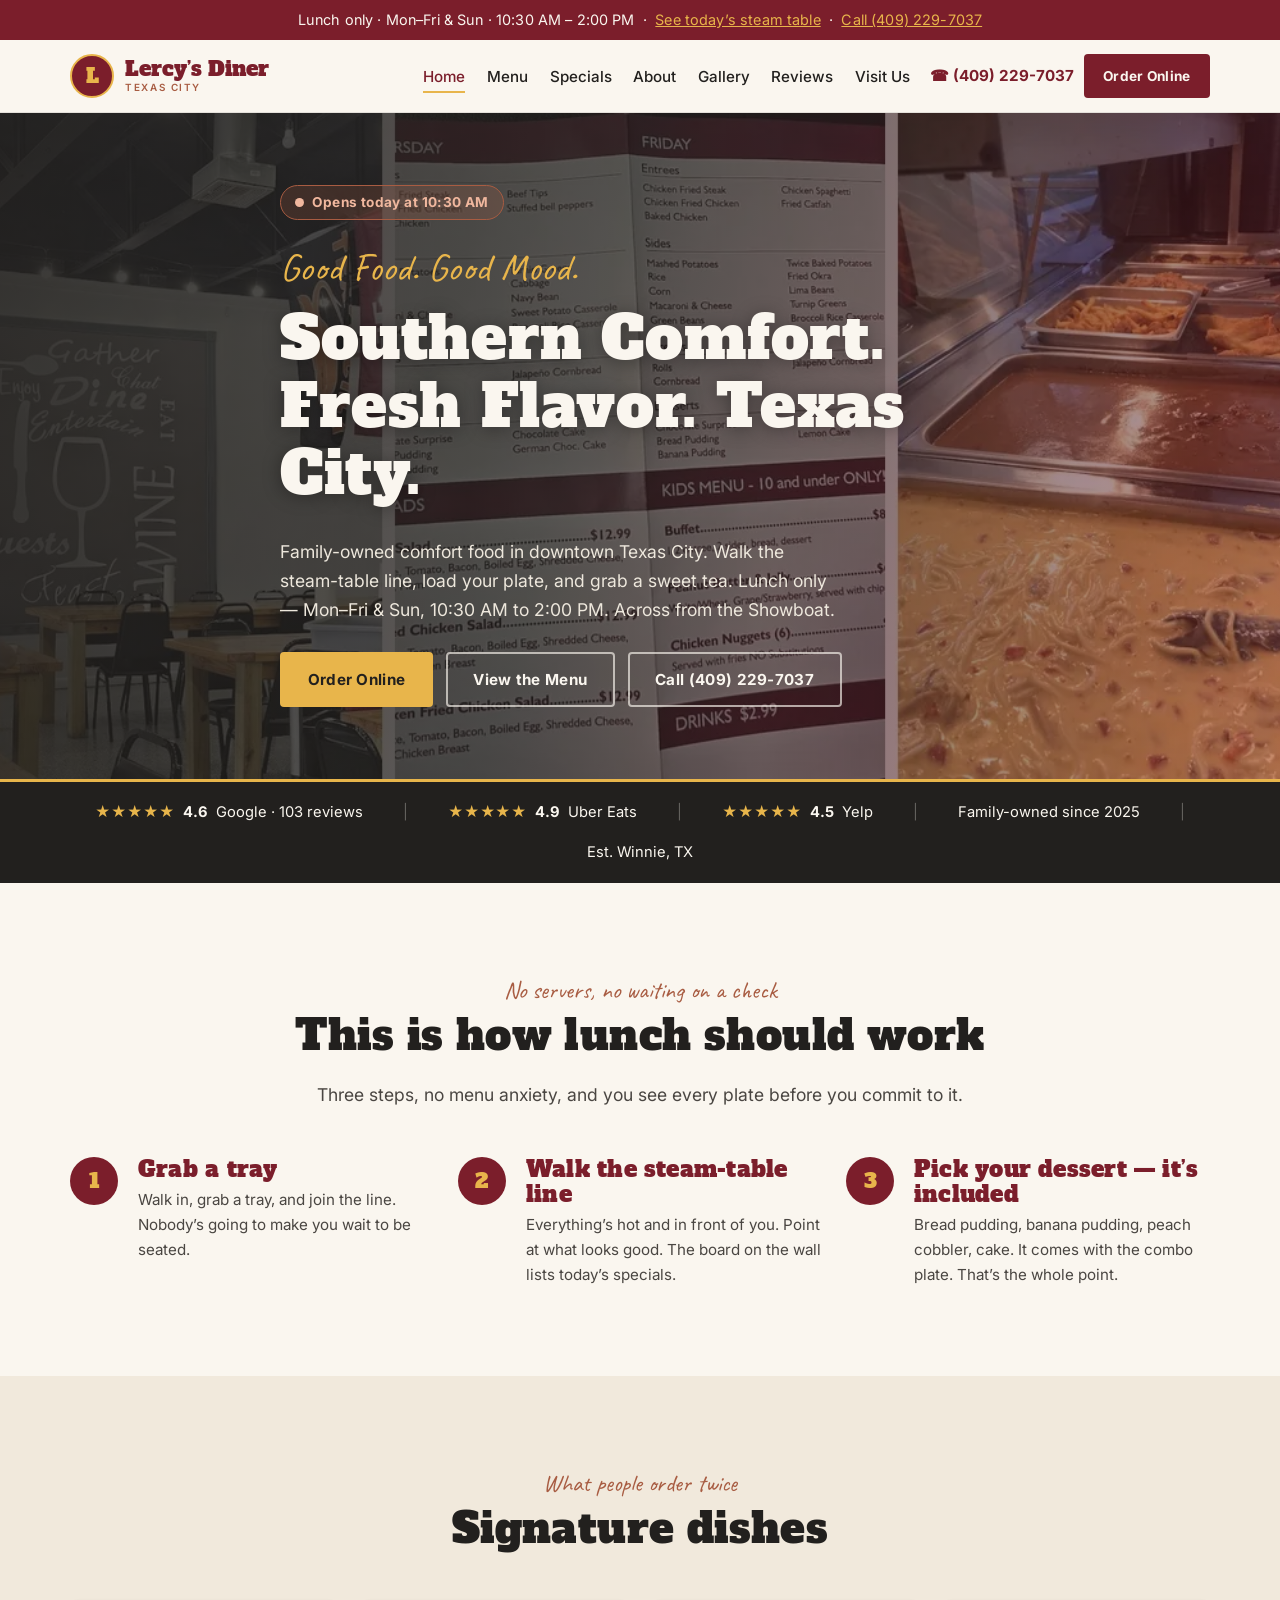
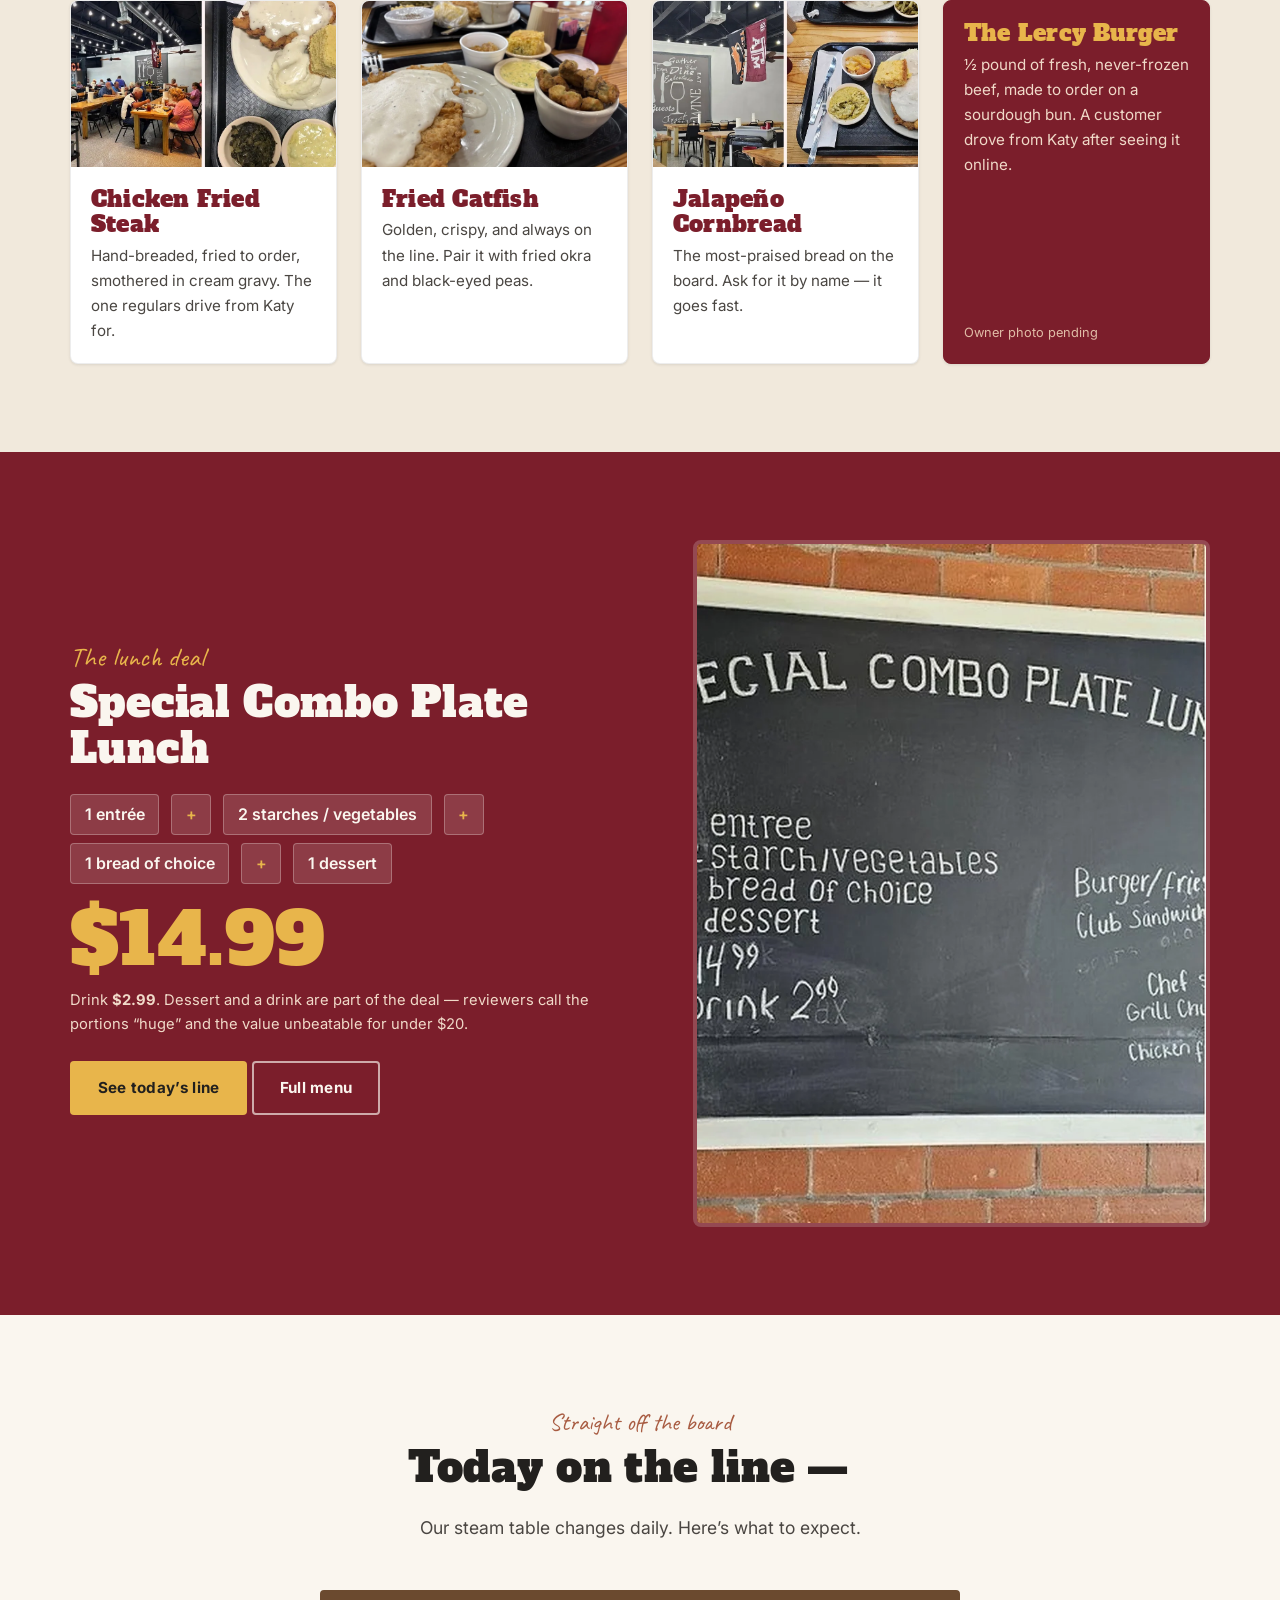
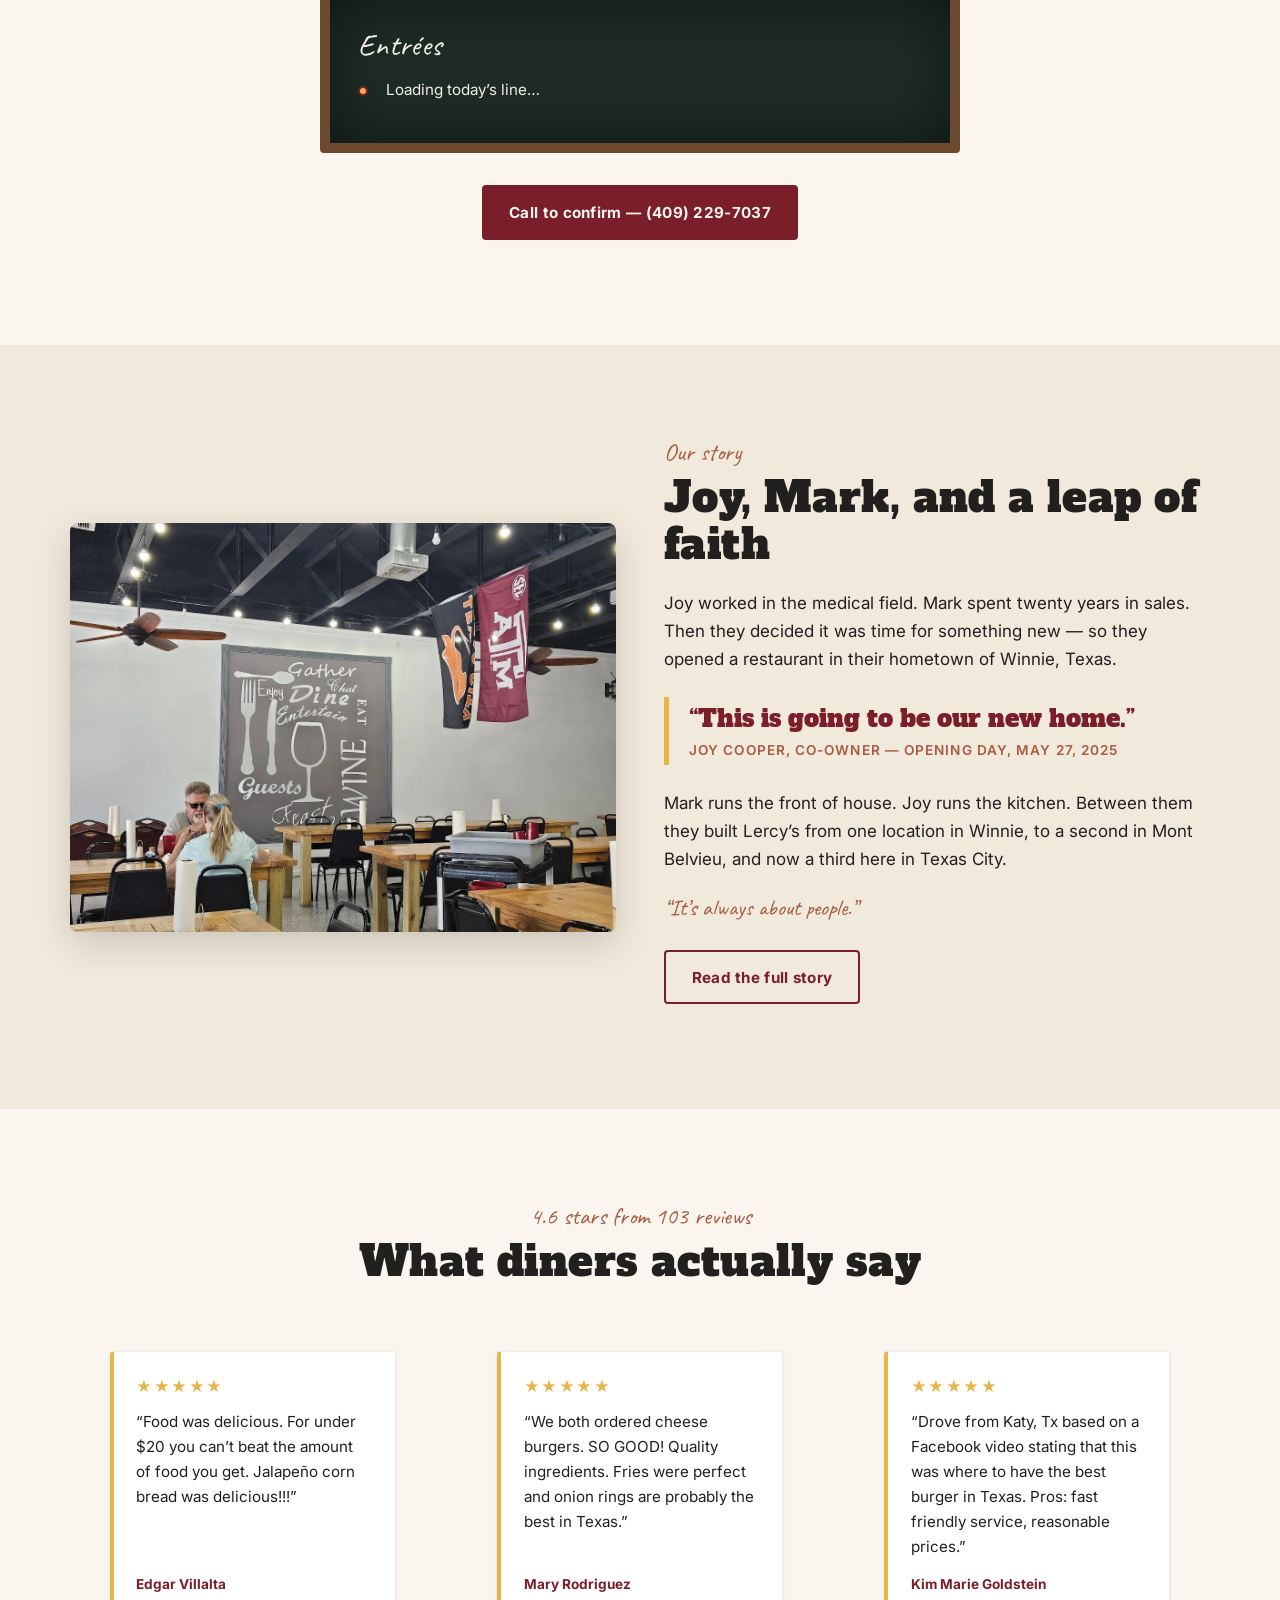
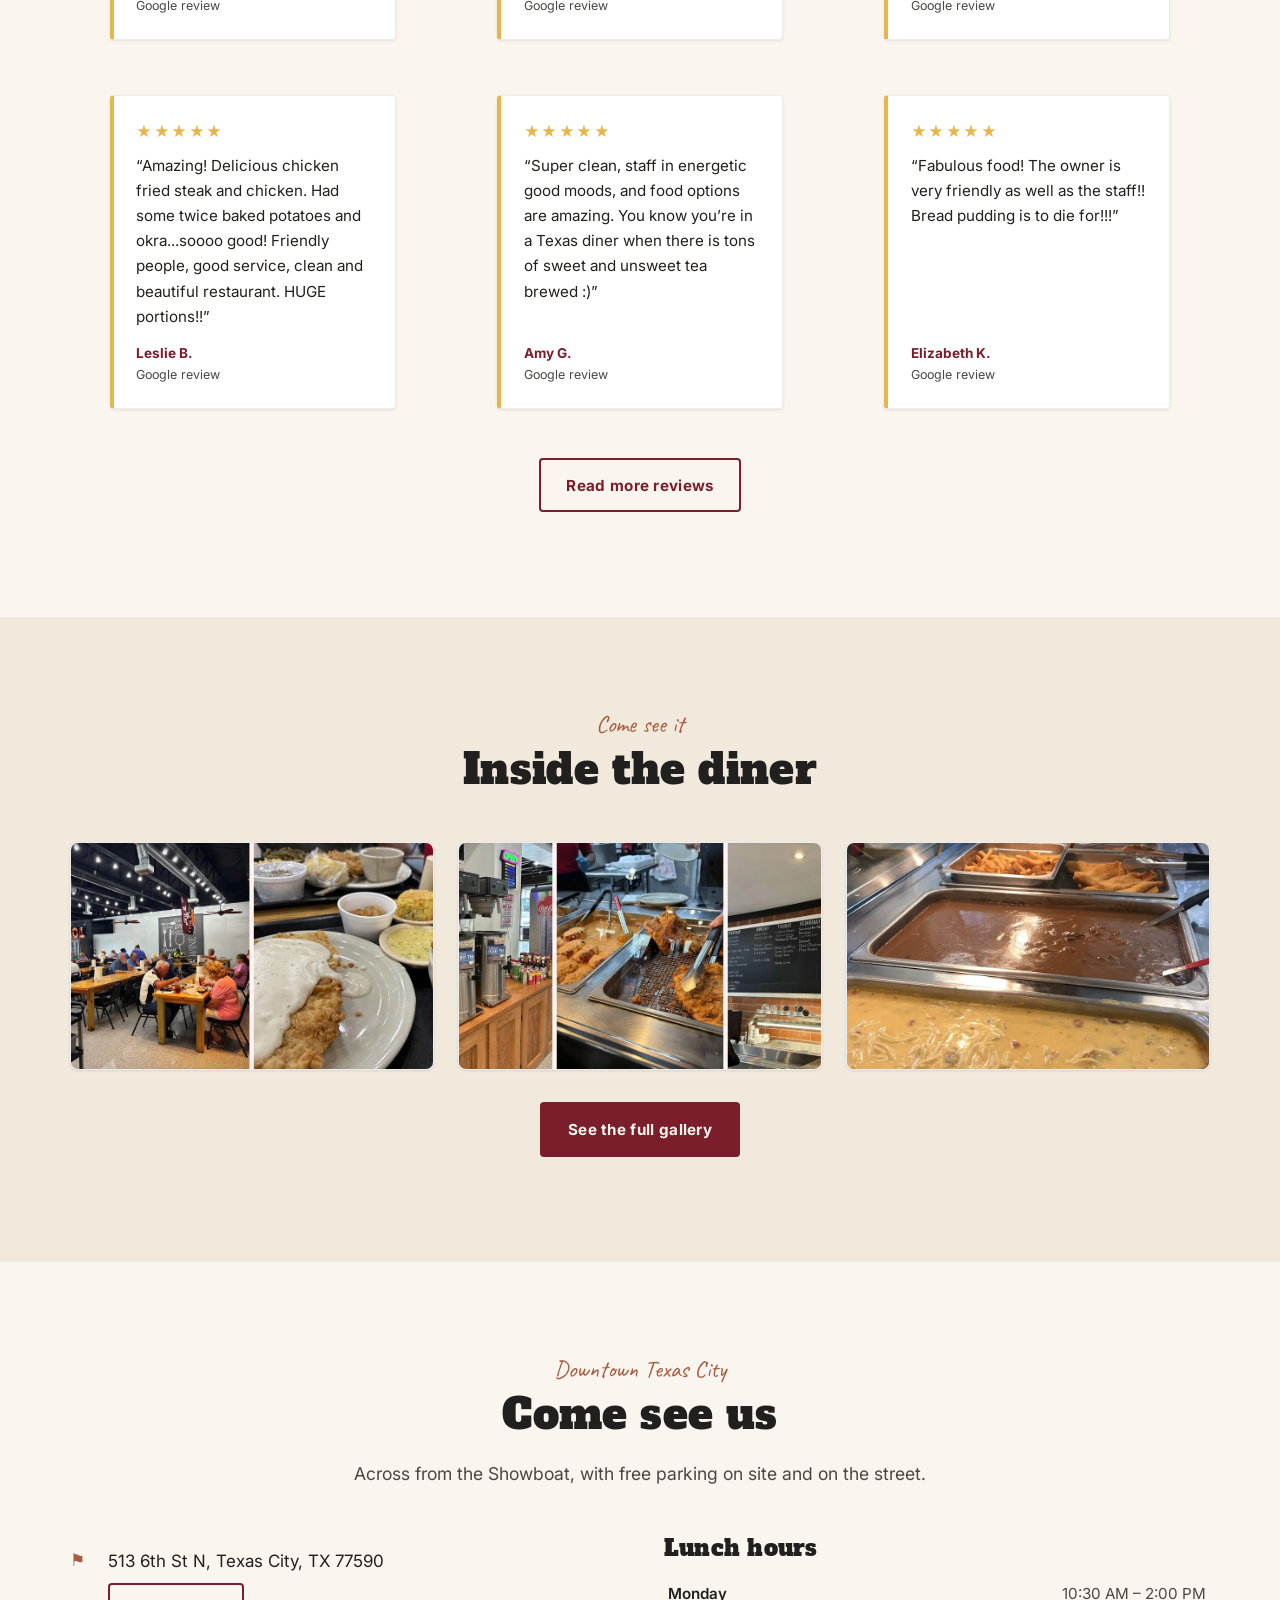
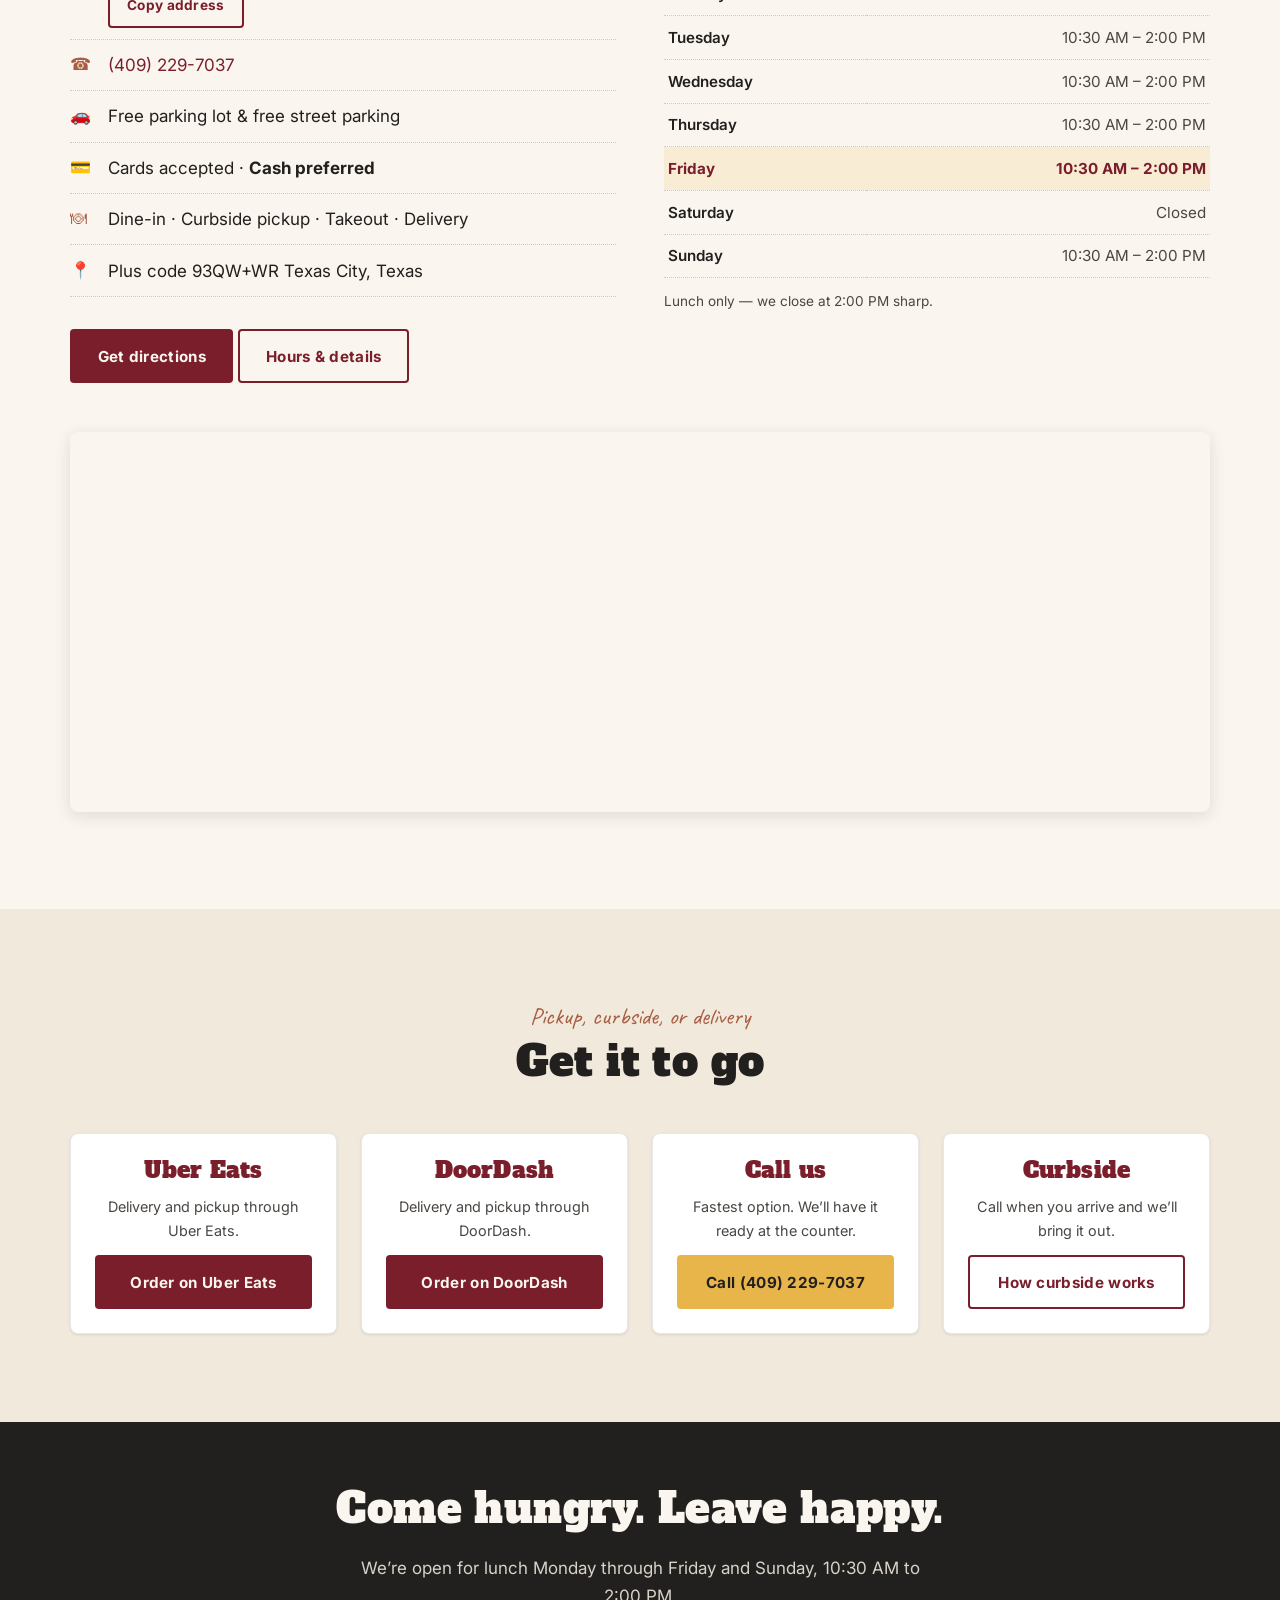
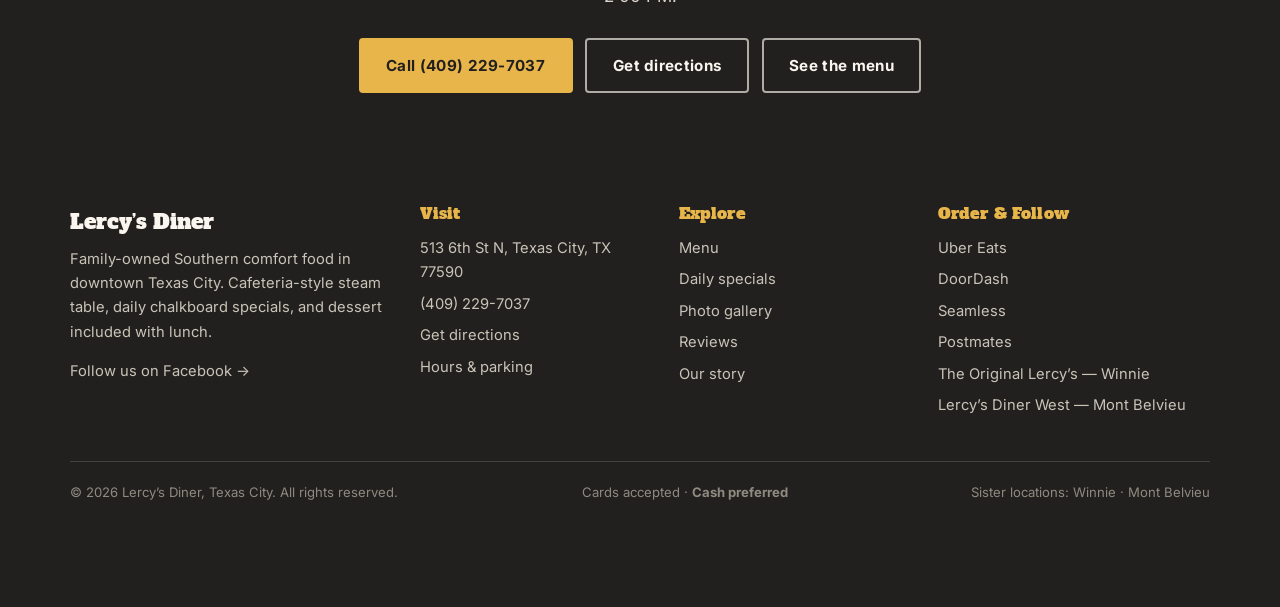
<file: index.html>
<!DOCTYPE html>
<html lang="en">
<head>
  <meta charset="utf-8">
  <meta name="viewport" content="width=device-width, initial-scale=1">
  <title>Lercy's Diner | Southern Comfort Food in Texas City, TX</title>
  <meta name="description" content="Family-owned Southern comfort-food diner at 513 6th St N, Texas City. Chicken fried steak, fried catfish, cheeseburgers and a $14.99 combo plate lunch with dessert included. Open Mon-Fri & Sun, 10:30 AM-2:00 PM.">
  <link rel="canonical" href="https://www.lercysdinertexascity.com/">
  <meta name="theme-color" content="#7B1E2B">

  <meta property="og:type" content="restaurant">
  <meta property="og:site_name" content="Lercy's Diner Texas City">
  <meta property="og:title" content="Lercy's Diner | Southern Comfort Food in Texas City, TX">
  <meta property="og:description" content="Family-owned Southern comfort-food diner at 513 6th St N, Texas City. Chicken fried steak, fried catfish, cheeseburgers and a $14.99 combo plate lunch with dessert included. Open Mon-Fri & Sun, 10:30 AM-2:00 PM.">
  <meta property="og:image" content="https://www.lercysdinertexascity.com/images/steam-table-1.jpg">
  <meta property="og:url" content="https://www.lercysdinertexascity.com/">
  <meta name="twitter:card" content="summary_large_image">
  <meta name="twitter:title" content="Lercy's Diner | Southern Comfort Food in Texas City, TX">
  <meta name="twitter:description" content="Family-owned Southern comfort-food diner at 513 6th St N, Texas City. Chicken fried steak, fried catfish, cheeseburgers and a $14.99 combo plate lunch with dessert included. Open Mon-Fri & Sun, 10:30 AM-2:00 PM.">
  <meta name="twitter:image" content="https://www.lercysdinertexascity.com/images/steam-table-1.jpg">

  <link rel="preconnect" href="https://fonts.googleapis.com">
  <link rel="preconnect" href="https://fonts.gstatic.com" crossorigin>
  <link href="https://fonts.googleapis.com/css2?family=Alfa+Slab+One&family=Caveat:wght@600&family=Inter:wght@400;500;600;700&display=swap" rel="stylesheet">
  <link rel="stylesheet" href="assets/css/styles.css">
  <link rel="icon" href="data:image/svg+xml,%3Csvg xmlns='http://www.w3.org/2000/svg' viewBox='0 0 32 32'%3E%3Ccircle cx='16' cy='16' r='16' fill='%237B1E2B'/%3E%3Ctext x='16' y='23' font-family='Georgia' font-size='20' fill='%23E8B54B' text-anchor='middle'%3EL%3C/text%3E%3C/svg%3E">

  <script type="application/ld+json">
{
  "@context": "https://schema.org",
  "@type": "Restaurant",
  "@id": "https://www.lercysdinertexascity.com/#restaurant",
  "name": "Lercy's Diner",
  "alternateName": "Lercys Diner Texas City",
  "description": "Family-owned Southern comfort-food diner in downtown Texas City, Texas. Cafeteria-style steam table with daily chalkboard specials, chicken fried steak, fried catfish and cheeseburgers.",
  "url": "https://www.lercysdinertexascity.com",
  "telephone": "+1-409-229-7037",
  "priceRange": "$10-20",
  "servesCuisine": [
    "Southern",
    "American",
    "Comfort Food"
  ],
  "address": {
    "@type": "PostalAddress",
    "streetAddress": "513 6th St N",
    "addressLocality": "Texas City",
    "addressRegion": "TX",
    "postalCode": "77590",
    "addressCountry": "US"
  },
  "geo": {
    "@type": "GeoCoordinates",
    "latitude": 29.3878,
    "longitude": -94.9025
  },
  "hasMap": "https://www.google.com/maps/search/?api=1&query=Lercys+Diner+Texas+City+513+6th+St+N",
  "sameAs": [
    "https://www.facebook.com/p/Lercys-Diner-Texas-City-61573878666573/",
    "https://www.facebook.com/originallercys",
    "https://www.facebook.com/lercysdinerwest",
    "https://www.yelp.com/biz/lercys-diner-texas-city"
  ],
  "openingHoursSpecification": [
    {
      "@type": "OpeningHoursSpecification",
      "dayOfWeek": [
        "Monday",
        "Tuesday",
        "Wednesday",
        "Thursday",
        "Friday",
        "Sunday"
      ],
      "opens": "10:30",
      "closes": "14:00"
    }
  ],
  "aggregateRating": {
    "@type": "AggregateRating",
    "ratingValue": "4.6",
    "reviewCount": "103",
    "bestRating": "5"
  },
  "hasMenu": "https://www.lercysdinertexascity.com/menu.html",
  "acceptsReservations": "False",
  "paymentAccepted": "Cash, Credit Card",
  "publicAccess": true
}
  </script>
  <script type="application/ld+json">
{
  "@context": "https://schema.org",
  "@type": "FAQPage",
  "mainEntity": [
    {
      "@type": "Question",
      "name": "Do you have a buffet?",
      "acceptedAnswer": {
        "@type": "Answer",
        "text": "Yes - a cafeteria-style steam-table line. Pick your entrees and sides as you walk down the line, then pay at the end."
      }
    },
    {
      "@type": "Question",
      "name": "What's included in the lunch special?",
      "acceptedAnswer": {
        "@type": "Answer",
        "text": "One entree, two starches or vegetables, a bread of choice, and a dessert. That's $14.99. A drink is $2.99."
      }
    },
    {
      "@type": "Question",
      "name": "Are you open for dinner?",
      "acceptedAnswer": {
        "@type": "Answer",
        "text": "No. We're a lunch-only diner, open 10:30 AM - 2:00 PM."
      }
    },
    {
      "@type": "Question",
      "name": "Are you open on Saturdays?",
      "acceptedAnswer": {
        "@type": "Answer",
        "text": "No, we're closed Saturdays. We're open Monday through Friday and Sunday."
      }
    },
    {
      "@type": "Question",
      "name": "Do you take cards?",
      "acceptedAnswer": {
        "@type": "Answer",
        "text": "Yes, we take cards - but cash is preferred and always appreciated."
      }
    },
    {
      "@type": "Question",
      "name": "Is there parking?",
      "acceptedAnswer": {
        "@type": "Answer",
        "text": "Yes. There's a free parking lot and free street parking."
      }
    },
    {
      "@type": "Question",
      "name": "Do you deliver?",
      "acceptedAnswer": {
        "@type": "Answer",
        "text": "Yes, through Uber Eats, DoorDash, Seamless and Postmates. Curbside pickup and takeout are also available."
      }
    },
    {
      "@type": "Question",
      "name": "Is it kid-friendly?",
      "acceptedAnswer": {
        "@type": "Answer",
        "text": "Very. There's a kids menu for ages 10 and under, plus a kids' buffet."
      }
    },
    {
      "@type": "Question",
      "name": "Where exactly are you?",
      "acceptedAnswer": {
        "@type": "Answer",
        "text": "513 6th St N in downtown Texas City, across from the Showboat."
      }
    },
    {
      "@type": "Question",
      "name": "Do you take reservations?",
      "acceptedAnswer": {
        "@type": "Answer",
        "text": "We're walk-in only. Just come on in during lunch."
      }
    }
  ]
}
  </script>

</head>
<body>
  <a class="skip-link" href="#main">Skip to content</a>

  <div class="announce">
    Lunch only · Mon&ndash;Fri &amp; Sun · 10:30 AM &ndash; 2:00 PM &nbsp;·&nbsp;
    <a href="specials.html">See today&rsquo;s steam table</a> &nbsp;·&nbsp;
    <a href="tel:+14092297037">Call (409) 229-7037</a>
  </div>

  <header class="site-header">
    <div class="wrap nav">
      <a class="brand" href="index.html">
        <span class="brand__badge" aria-hidden="true">L</span>
        <span class="brand__text">Lercy&rsquo;s Diner<small>Texas City</small></span>
      </a>
      <button class="nav__toggle" type="button" aria-expanded="false" aria-controls="nav-links">
        <span></span><span></span><span></span>
        <span class="sr-only">Menu</span>
      </button>
      <ul class="nav__links" id="nav-links">
          <li><a href="index.html" aria-current="page">Home</a></li>
          <li><a href="menu.html">Menu</a></li>
          <li><a href="specials.html">Specials</a></li>
          <li><a href="about.html">About</a></li>
          <li><a href="gallery.html">Gallery</a></li>
          <li><a href="reviews.html">Reviews</a></li>
          <li><a href="visit.html">Visit Us</a></li>
      </ul>
      <div class="nav__cta">
        <a class="nav__phone" href="tel:+14092297037">&#9742; (409) 229-7037</a>
        <a class="btn btn--primary btn--sm" href="order.html">Order Online</a>
      </div>
    </div>
  </header>

  <main id="main">

    <!-- ================= HERO ================= -->
    <section class="hero">
      <div class="hero__media">
        <picture>
          <source srcset="images/steam-table-1.webp" type="image/webp">
          <img src="images/steam-table-1.jpg" alt="The steam-table line at Lercy's Diner in Texas City, with a tray of chicken spaghetti and the restaurant's hand-painted Gather Dine Eat wall mural." loading="eager" fetchpriority="high" decoding="async">
        </picture>
      </div>
      <div class="wrap hero__inner">
        <span class="status" data-status><span class="status__dot"></span>Checking hours&hellip;</span>
        <span class="hero__tagline">Good Food. Good Mood.</span>
        <h1>Southern Comfort. Fresh Flavor. Texas City.</h1>
        <p class="hero__sub">
          Family-owned comfort food in downtown Texas City. Walk the steam-table line,
          load your plate, and grab a sweet tea. Lunch only &mdash; Mon&ndash;Fri &amp; Sun,
          10:30 AM to 2:00 PM. Across from the Showboat.
        </p>
        <div class="hero__actions">
          <a class="btn btn--gold" href="order.html">Order Online</a>
          <a class="btn btn--ghost" href="menu.html">View the Menu</a>
          <a class="btn btn--ghost" href="tel:+14092297037">Call (409) 229-7037</a>
        </div>
      </div>
    </section>

    <!-- ================= TRUST BAR ================= -->
    <section class="trust">
      <div class="wrap trust__inner">
        <span class="trust__item"><span class="trust__stars" aria-hidden="true">&#9733;&#9733;&#9733;&#9733;&#9733;</span> <strong>4.6</strong> Google &middot; 103 reviews</span>
        <span class="trust__sep" aria-hidden="true">|</span>
        <span class="trust__item"><span class="trust__stars" aria-hidden="true">&#9733;&#9733;&#9733;&#9733;&#9733;</span> <strong>4.9</strong> Uber Eats</span>
        <span class="trust__sep" aria-hidden="true">|</span>
        <span class="trust__item"><span class="trust__stars" aria-hidden="true">&#9733;&#9733;&#9733;&#9733;&#9733;</span> <strong>4.5</strong> Yelp</span>
        <span class="trust__sep" aria-hidden="true">|</span>
        <span class="trust__item">Family-owned since 2025</span>
        <span class="trust__sep" aria-hidden="true">|</span>
        <span class="trust__item">Est. Winnie, TX</span>
      </div>
    </section>

    <!-- ================= HOW LUNCH WORKS ================= -->
    <section class="section">
      <div class="wrap">
        <div class="section-head reveal">
          <span class="eyebrow">No servers, no waiting on a check</span>
          <h2>This is how lunch should work</h2>
          <p class="lede">Three steps, no menu anxiety, and you see every plate before you commit to it.</p>
        </div>
        <div class="grid grid--3 steps">
          <div class="step reveal">
            <h3>Grab a tray</h3>
            <p>Walk in, grab a tray, and join the line. Nobody&rsquo;s going to make you wait to be seated.</p>
          </div>
          <div class="step reveal">
            <h3>Walk the steam-table line</h3>
            <p>Everything&rsquo;s hot and in front of you. Point at what looks good. The board on the wall lists today&rsquo;s specials.</p>
          </div>
          <div class="step reveal">
            <h3>Pick your dessert &mdash; it&rsquo;s included</h3>
            <p>Bread pudding, banana pudding, peach cobbler, cake. It comes with the combo plate. That&rsquo;s the whole point.</p>
          </div>
        </div>
      </div>
    </section>

    <!-- ================= SIGNATURE DISHES ================= -->
    <section class="section section--cream-deep">
      <div class="wrap">
        <div class="section-head reveal">
          <span class="eyebrow">What people order twice</span>
          <h2>Signature dishes</h2>
        </div>
        <div class="grid grid--4">
          <article class="card reveal">
            <div class="card__img"><picture>
        <source srcset="images/steam-table-2.webp" type="image/webp">
        <img src="images/steam-table-2.jpg" alt="A plate of chicken fried steak with cream gravy, mashed potatoes and cornbread at Lercy's Diner." loading="lazy" decoding="async" class="" sizes="(max-width:620px) 100vw, (max-width:1000px) 50vw, 25vw">
      </picture></div>
            <div class="card__body"><h3>Chicken Fried Steak</h3><p>Hand-breaded, fried to order, smothered in cream gravy. The one regulars drive from Katy for.</p></div>
          </article>
          <article class="card reveal">
            <div class="card__img"><picture>
        <source srcset="images/catfish-plate.webp" type="image/webp">
        <img src="images/catfish-plate.jpg" alt="A Lercy's Diner tray with fried catfish in cream gravy, fried okra, black-eyed peas and cornbread." loading="lazy" decoding="async" class="" sizes="(max-width:620px) 100vw, (max-width:1000px) 50vw, 25vw">
      </picture></div>
            <div class="card__body"><h3>Fried Catfish</h3><p>Golden, crispy, and always on the line. Pair it with fried okra and black-eyed peas.</p></div>
          </article>
          <article class="card reveal">
            <div class="card__img"><picture>
        <source srcset="images/steam-table-6.webp" type="image/webp">
        <img src="images/steam-table-6.jpg" alt="The Gather Dine Eat mural at Lercy's Diner with a lunch tray including cornbread." loading="lazy" decoding="async" class="" sizes="(max-width:620px) 100vw, (max-width:1000px) 50vw, 25vw">
      </picture></div>
            <div class="card__body"><h3>Jalape&ntilde;o Cornbread</h3><p>The most-praised bread on the board. Ask for it by name &mdash; it goes fast.</p></div>
          </article>
          <article class="card reveal" style="background:var(--burgundy);border-color:var(--burgundy);">
            <div class="card__body">
              <h3 style="color:var(--butter);">The Lercy Burger</h3>
              <p style="color:#F0D9C8;">
                &frac12; pound of fresh, never-frozen beef, made to order on a sourdough bun.
                A customer drove from Katy after seeing it online.
              </p>
              <p style="color:#E0BCA6;font-size:.8rem;margin-top:auto;padding-top:1rem;">
                <!-- VERIFY: no verified burger photograph available yet &mdash; owner to supply -->
                Owner photo pending
              </p>
            </div>
          </article>
        </div>
      </div>
    </section>

    <!-- ================= $14.99 COMBO ================= -->
    <section class="section combo">
      <div class="wrap combo__inner">
        <div class="reveal">
          <span class="combo__eyebrow">The lunch deal</span>
          <h2>Special Combo Plate Lunch</h2>
          <div class="combo__formula">
            <span>1 entr&eacute;e</span><span class="combo__plus">+</span>
            <span>2 starches / vegetables</span><span class="combo__plus">+</span>
            <span>1 bread of choice</span><span class="combo__plus">+</span>
            <span>1 dessert</span>
          </div>
          <span class="combo__price">$14.99</span>
          <p class="combo__note" style="margin-top:.75rem;">
            Drink <strong>$2.99</strong>. Dessert and a drink are part of the deal &mdash;
            reviewers call the portions &ldquo;huge&rdquo; and the value unbeatable for under $20.
          </p>
          <p style="margin-top:1.5rem;">
            <a class="btn btn--gold" href="specials.html">See today&rsquo;s line</a>
            <a class="btn btn--ghost" href="menu.html">Full menu</a>
          </p>
        </div>
        <div class="combo__media reveal">
          <picture>
        <source srcset="images/combo-chalkboard.webp" type="image/webp">
        <img src="images/combo-chalkboard.jpg" alt="The Special Combo Plate Lunch chalkboard at Lercy's Diner: one entree, two starches or vegetables, one bread of choice and one dessert for $14.99." loading="lazy" decoding="async" class="" sizes="(max-width:860px) 100vw, 45vw">
      </picture>
        </div>
      </div>
    </section>

    <!-- ================= TODAY ON THE LINE ================= -->
    <section class="section">
      <div class="wrap">
        <div class="section-head reveal">
          <span class="eyebrow">Straight off the board</span>
          <h2>Today on the line &mdash; <span id="today-label">&nbsp;</span></h2>
          <p class="lede">Our steam table changes daily. Here&rsquo;s what to expect.</p>
        </div>
        <div style="max-width:640px;margin:0 auto;">
          <div class="chalkboard reveal">
            <h3>Entr&eacute;es</h3>
            <ul class="timeline" id="today-entrees" style="margin:0;">
              <li>Loading today&rsquo;s line&hellip;</li>
            </ul>
          </div>
          <p class="text-center mt-2">
            <a class="btn btn--primary" href="tel:+14092297037">Call to confirm &mdash; (409) 229-7037</a>
          </p>
        </div>
      </div>
    </section>

    <!-- ================= STORY ================= -->
    <section class="section section--cream-deep">
      <div class="wrap story__grid">
        <div class="story__media reveal">
          <picture>
        <source srcset="images/dining-room.webp" type="image/webp">
        <img src="images/dining-room.jpg" alt="The dining room at Lercy's Diner Texas City, with the Gather Dine Eat mural, Texas A&M flags and wood tables." loading="lazy" decoding="async" class="" sizes="(max-width:860px) 100vw, 50vw">
      </picture>
        </div>
        <div class="reveal">
          <span class="eyebrow">Our story</span>
          <h2>Joy, Mark, and a leap of faith</h2>
          <p>
            Joy worked in the medical field. Mark spent twenty years in sales. Then they
            decided it was time for something new &mdash; so they opened a restaurant in
            their hometown of Winnie, Texas.
          </p>
          <blockquote class="pullquote">
            &ldquo;This is going to be our new home.&rdquo;
            <cite>Joy Cooper, co-owner &mdash; opening day, May 27, 2025</cite>
          </blockquote>
          <p>
            Mark runs the front of house. Joy runs the kitchen. Between them they built
            Lercy&rsquo;s from one location in Winnie, to a second in Mont Belvieu, and now
            a third here in Texas City.
          </p>
          <p style="font-family:var(--font-script);font-size:1.4rem;color:var(--brick);">
            &ldquo;It&rsquo;s always about people.&rdquo;
          </p>
          <p><a class="btn btn--outline" href="about.html">Read the full story</a></p>
        </div>
      </div>
    </section>

    <!-- ================= REVIEWS ================= -->
    <section class="section">
      <div class="wrap">
        <div class="section-head reveal">
          <span class="eyebrow">4.6 stars from 103 reviews</span>
          <h2>What diners actually say</h2>
        </div>
        <div class="reviews-grid">
          <blockquote class="review reveal">
            <div class="review__stars" aria-label="5 out of 5 stars">&#9733;&#9733;&#9733;&#9733;&#9733;</div>
            <p class="review__text">&ldquo;Food was delicious. For under $20 you can&rsquo;t beat the amount of food you get. Jalape&ntilde;o corn bread was delicious!!!&rdquo;</p>
            <span class="review__who">Edgar Villalta</span>
            <span class="review__meta">Google review</span>
          </blockquote>
          <blockquote class="review reveal">
            <div class="review__stars" aria-label="5 out of 5 stars">&#9733;&#9733;&#9733;&#9733;&#9733;</div>
            <p class="review__text">&ldquo;We both ordered cheese burgers. SO GOOD! Quality ingredients. Fries were perfect and onion rings are probably the best in Texas.&rdquo;</p>
            <span class="review__who">Mary Rodriguez</span>
            <span class="review__meta">Google review</span>
          </blockquote>
          <blockquote class="review reveal">
            <div class="review__stars" aria-label="5 out of 5 stars">&#9733;&#9733;&#9733;&#9733;&#9733;</div>
            <p class="review__text">&ldquo;Drove from Katy, Tx based on a Facebook video stating that this was where to have the best burger in Texas. Pros: fast friendly service, reasonable prices.&rdquo;</p>
            <span class="review__who">Kim Marie Goldstein</span>
            <span class="review__meta">Google review</span>
          </blockquote>
          <blockquote class="review reveal">
            <div class="review__stars" aria-label="5 out of 5 stars">&#9733;&#9733;&#9733;&#9733;&#9733;</div>
            <p class="review__text">&ldquo;Amazing! Delicious chicken fried steak and chicken. Had some twice baked potatoes and okra...soooo good! Friendly people, good service, clean and beautiful restaurant. HUGE portions!!&rdquo;</p>
            <span class="review__who">Leslie B.</span>
            <span class="review__meta">Google review</span>
          </blockquote>
          <blockquote class="review reveal">
            <div class="review__stars" aria-label="5 out of 5 stars">&#9733;&#9733;&#9733;&#9733;&#9733;</div>
            <p class="review__text">&ldquo;Super clean, staff in energetic good moods, and food options are amazing. You know you&rsquo;re in a Texas diner when there is tons of sweet and unsweet tea brewed :)&rdquo;</p>
            <span class="review__who">Amy G.</span>
            <span class="review__meta">Google review</span>
          </blockquote>
          <blockquote class="review reveal">
            <div class="review__stars" aria-label="5 out of 5 stars">&#9733;&#9733;&#9733;&#9733;&#9733;</div>
            <p class="review__text">&ldquo;Fabulous food! The owner is very friendly as well as the staff!! Bread pudding is to die for!!!&rdquo;</p>
            <span class="review__who">Elizabeth K.</span>
            <span class="review__meta">Google review</span>
          </blockquote>
        </div>
        <p class="text-center mt-2">
          <a class="btn btn--outline" href="reviews.html">Read more reviews</a>
        </p>
      </div>
    </section>

    <!-- ================= GALLERY PREVIEW ================= -->
    <section class="section section--cream-deep">
      <div class="wrap">
        <div class="section-head reveal">
          <span class="eyebrow">Come see it</span>
          <h2>Inside the diner</h2>
        </div>
        <div class="grid grid--3">
          <div class="card reveal"><div class="card__img"><picture>
        <source srcset="images/steam-table-3.webp" type="image/webp">
        <img src="images/steam-table-3.jpg" alt="Guests dining at Lercy's Diner and a tray of chicken fried steak with sides and dessert." loading="lazy" decoding="async" class="" sizes="(max-width:620px) 100vw, (max-width:1000px) 50vw, 33vw">
      </picture></div></div>
          <div class="card reveal"><div class="card__img"><picture>
        <source srcset="images/steam-table-4.webp" type="image/webp">
        <img src="images/steam-table-4.jpg" alt="The sweet and unsweet tea station at Lercy's Diner, a tray of fried catfish, and the daily specials chalkboard." loading="lazy" decoding="async" class="" sizes="(max-width:620px) 100vw, (max-width:1000px) 50vw, 33vw">
      </picture></div></div>
          <div class="card reveal"><div class="card__img"><picture>
        <source srcset="images/buffet-tray.webp" type="image/webp">
        <img src="images/buffet-tray.jpg" alt="A full steam tray at the Lercy's Diner buffet line in Texas City." loading="lazy" decoding="async" class="" sizes="(max-width:620px) 100vw, (max-width:1000px) 50vw, 33vw">
      </picture></div></div>
        </div>
        <p class="text-center mt-2">
          <a class="btn btn--primary" href="gallery.html">See the full gallery</a>
        </p>
      </div>
    </section>

    <!-- ================= VISIT ================= -->
    <section class="section" id="visit">
      <div class="wrap">
        <div class="section-head reveal">
          <span class="eyebrow">Downtown Texas City</span>
          <h2>Come see us</h2>
          <p class="lede">Across from the Showboat, with free parking on site and on the street.</p>
        </div>
        <div class="info-grid">
          <div class="reveal">
            <ul class="info-list">
              <li><span class="info-list__icon" aria-hidden="true">&#9873;</span>
                  <span>513 6th St N, Texas City, TX 77590<br>
                  <button class="btn btn--outline btn--sm" type="button" style="margin-top:.5rem;"
                          data-copy="513 6th St N, Texas City, TX 77590">Copy address</button></span></li>
              <li><span class="info-list__icon" aria-hidden="true">&#9742;</span>
                  <span><a href="tel:+14092297037">(409) 229-7037</a></span></li>
              <li><span class="info-list__icon" aria-hidden="true">&#128663;</span>
                  <span>Free parking lot &amp; free street parking</span></li>
              <li><span class="info-list__icon" aria-hidden="true">&#128179;</span>
                  <span>Cards accepted &middot; <strong>Cash preferred</strong></span></li>
              <li><span class="info-list__icon" aria-hidden="true">&#127869;</span>
                  <span>Dine-in &middot; Curbside pickup &middot; Takeout &middot; Delivery</span></li>
              <li><span class="info-list__icon" aria-hidden="true">&#128205;</span>
                  <span>Plus code 93QW+WR Texas City, Texas</span></li>
            </ul>
            <p class="mt-2">
              <a class="btn btn--primary" href="https://www.google.com/maps/dir/?api=1&destination=513+6th+St+N+Texas+City+TX+77590" rel="noopener" target="_blank">Get directions</a>
              <a class="btn btn--outline" href="visit.html">Hours &amp; details</a>
            </p>
          </div>
          <div class="reveal">
            <h3>Lunch hours</h3>
            <table class="hours-table">
              <caption class="sr-only">Opening hours for Lercy's Diner Texas City</caption>
              <tbody>
                <tr data-day="1"><th scope="row">Monday</th><td>10:30 AM &ndash; 2:00 PM</td></tr>
                <tr data-day="2"><th scope="row">Tuesday</th><td>10:30 AM &ndash; 2:00 PM</td></tr>
                <tr data-day="3"><th scope="row">Wednesday</th><td>10:30 AM &ndash; 2:00 PM</td></tr>
                <tr data-day="4"><th scope="row">Thursday</th><td>10:30 AM &ndash; 2:00 PM</td></tr>
                <tr data-day="5"><th scope="row">Friday</th><td>10:30 AM &ndash; 2:00 PM</td></tr>
                <tr data-day="6"><th scope="row">Saturday</th><td>Closed</td></tr>
                <tr data-day="0"><th scope="row">Sunday</th><td>10:30 AM &ndash; 2:00 PM</td></tr>
              </tbody>
            </table>
            <p style="font-size:.85rem;color:var(--charcoal-soft);margin-top:.75rem;">
              Lunch only &mdash; we close at 2:00 PM sharp.
            </p>
          </div>
        </div>
        <div class="mt-2 reveal">
          <iframe class="map-embed" title="Map showing Lercy's Diner at 513 6th St N, Texas City, TX 77590"
            src="https://www.google.com/maps?q=513+6th+St+N,+Texas+City,+TX+77590&amp;output=embed"
            loading="lazy" referrerpolicy="no-referrer-when-downgrade"></iframe>
        </div>
      </div>
    </section>

    <!-- ================= ORDER ================= -->
    <section class="section section--cream-deep">
      <div class="wrap">
        <div class="section-head reveal">
          <span class="eyebrow">Pickup, curbside, or delivery</span>
          <h2>Get it to go</h2>
        </div>
        <div class="grid grid--4">
          <div class="order-card reveal"><h3>Uber Eats</h3><p>Delivery and pickup through Uber Eats.</p>
            <a class="btn btn--primary btn--block" href="https://www.ubereats.com/store/lercys-diner-texas-city-513-6th-st-n/yXhqg0GhWDCRyKL9rrjQww" rel="noopener" target="_blank">Order on Uber Eats</a></div>
          <div class="order-card reveal"><h3>DoorDash</h3><p>Delivery and pickup through DoorDash.</p>
            <a class="btn btn--primary btn--block" href="https://www.doordash.com/store/lercys-diner-texas-city-39602713" rel="noopener" target="_blank">Order on DoorDash</a></div>
          <div class="order-card reveal"><h3>Call us</h3><p>Fastest option. We&rsquo;ll have it ready at the counter.</p>
            <a class="btn btn--gold btn--block" href="tel:+14092297037">Call (409) 229-7037</a></div>
          <div class="order-card reveal"><h3>Curbside</h3><p>Call when you arrive and we&rsquo;ll bring it out.</p>
            <a class="btn btn--outline btn--block" href="order.html">How curbside works</a></div>
        </div>
      </div>
    </section>

    <!-- ================= CTA ================= -->
    <section class="cta-band">
      <div class="wrap">
        <h2>Come hungry. Leave happy.</h2>
        <p style="max-width:560px;margin:0 auto 1.75rem;color:#D8D2C8;">
          We&rsquo;re open for lunch Monday through Friday and Sunday, 10:30 AM to 2:00 PM.
        </p>
        <div class="btn-row">
          <a class="btn btn--gold" href="tel:+14092297037">Call (409) 229-7037</a>
          <a class="btn btn--ghost" href="https://www.google.com/maps/dir/?api=1&destination=513+6th+St+N+Texas+City+TX+77590" rel="noopener" target="_blank">Get directions</a>
          <a class="btn btn--ghost" href="menu.html">See the menu</a>
        </div>
      </div>
    </section>

  </main>

  <footer class="site-footer">
    <div class="wrap">
      <div class="footer-grid">
        <div>
          <p class="footer-brand">Lercy&rsquo;s Diner</p>
          <p>Family-owned Southern comfort food in downtown Texas City. Cafeteria-style
             steam table, daily chalkboard specials, and dessert included with lunch.</p>
          <p><a href="https://www.facebook.com/p/Lercys-Diner-Texas-City-61573878666573/" rel="noopener" target="_blank">Follow us on Facebook &rarr;</a></p>
          <!-- Instagram: no confirmed Texas City account. Add here once verified.
          <p><a href="#" rel="noopener" target="_blank">Instagram</a></p>
          -->
        </div>
        <div>
          <h4>Visit</h4>
          <ul>
            <li>513 6th St N, Texas City, TX 77590</li>
            <li><a href="tel:+14092297037">(409) 229-7037</a></li>
            <li><a href="https://www.google.com/maps/dir/?api=1&destination=513+6th+St+N+Texas+City+TX+77590" rel="noopener" target="_blank">Get directions</a></li>
            <li><a href="visit.html">Hours &amp; parking</a></li>
          </ul>
        </div>
        <div>
          <h4>Explore</h4>
          <ul>
            <li><a href="menu.html">Menu</a></li>
            <li><a href="specials.html">Daily specials</a></li>
            <li><a href="gallery.html">Photo gallery</a></li>
            <li><a href="reviews.html">Reviews</a></li>
            <li><a href="about.html">Our story</a></li>
          </ul>
        </div>
        <div>
          <h4>Order &amp; Follow</h4>
          <ul>
            <li><a href="https://www.ubereats.com/store/lercys-diner-texas-city-513-6th-st-n/yXhqg0GhWDCRyKL9rrjQww" rel="noopener" target="_blank">Uber Eats</a></li>
            <li><a href="https://www.doordash.com/store/lercys-diner-texas-city-39602713" rel="noopener" target="_blank">DoorDash</a></li>
            <li><a href="https://www.seamless.com/menu/lercys-diner-texas-city-513-6th-st-n-texas-city/13349072" rel="noopener" target="_blank">Seamless</a></li>
            <li><a href="https://postmates.com/store/lercys-diner-texas-city-513-6th-st-n/yXhqg0GhWDCRyKL9rrjQww" rel="noopener" target="_blank">Postmates</a></li>
            <li><a href="https://www.facebook.com/originallercys" rel="noopener" target="_blank">The Original Lercy&rsquo;s &mdash; Winnie</a></li>
            <li><a href="https://www.facebook.com/lercysdinerwest" rel="noopener" target="_blank">Lercy&rsquo;s Diner West &mdash; Mont Belvieu</a></li>
          </ul>
        </div>
      </div>
      <div class="footer-bottom">
        <span>&copy; <span id="yr">2025</span> Lercy&rsquo;s Diner, Texas City. All rights reserved.</span>
        <span>Cards accepted &middot; <strong>Cash preferred</strong></span>
        <span>Sister locations: Winnie &middot; Mont Belvieu</span>
      </div>
    </div>
  </footer>

  <nav class="mobile-bar" aria-label="Quick actions">
    <a href="tel:+14092297037"><span aria-hidden="true">&#9742;</span>Call</a>
    <a href="https://www.google.com/maps/dir/?api=1&destination=513+6th+St+N+Texas+City+TX+77590" rel="noopener" target="_blank"><span aria-hidden="true">&#10132;</span>Directions</a>
    <a href="order.html"><span aria-hidden="true">&#127860;</span>Order</a>
  </nav>


  <script src="assets/js/specials-data.js"></script>
  <script src="assets/js/main.js"></script>
  <script>document.getElementById('yr').textContent = new Date().getFullYear();</script>
</body>
</html>
</file>
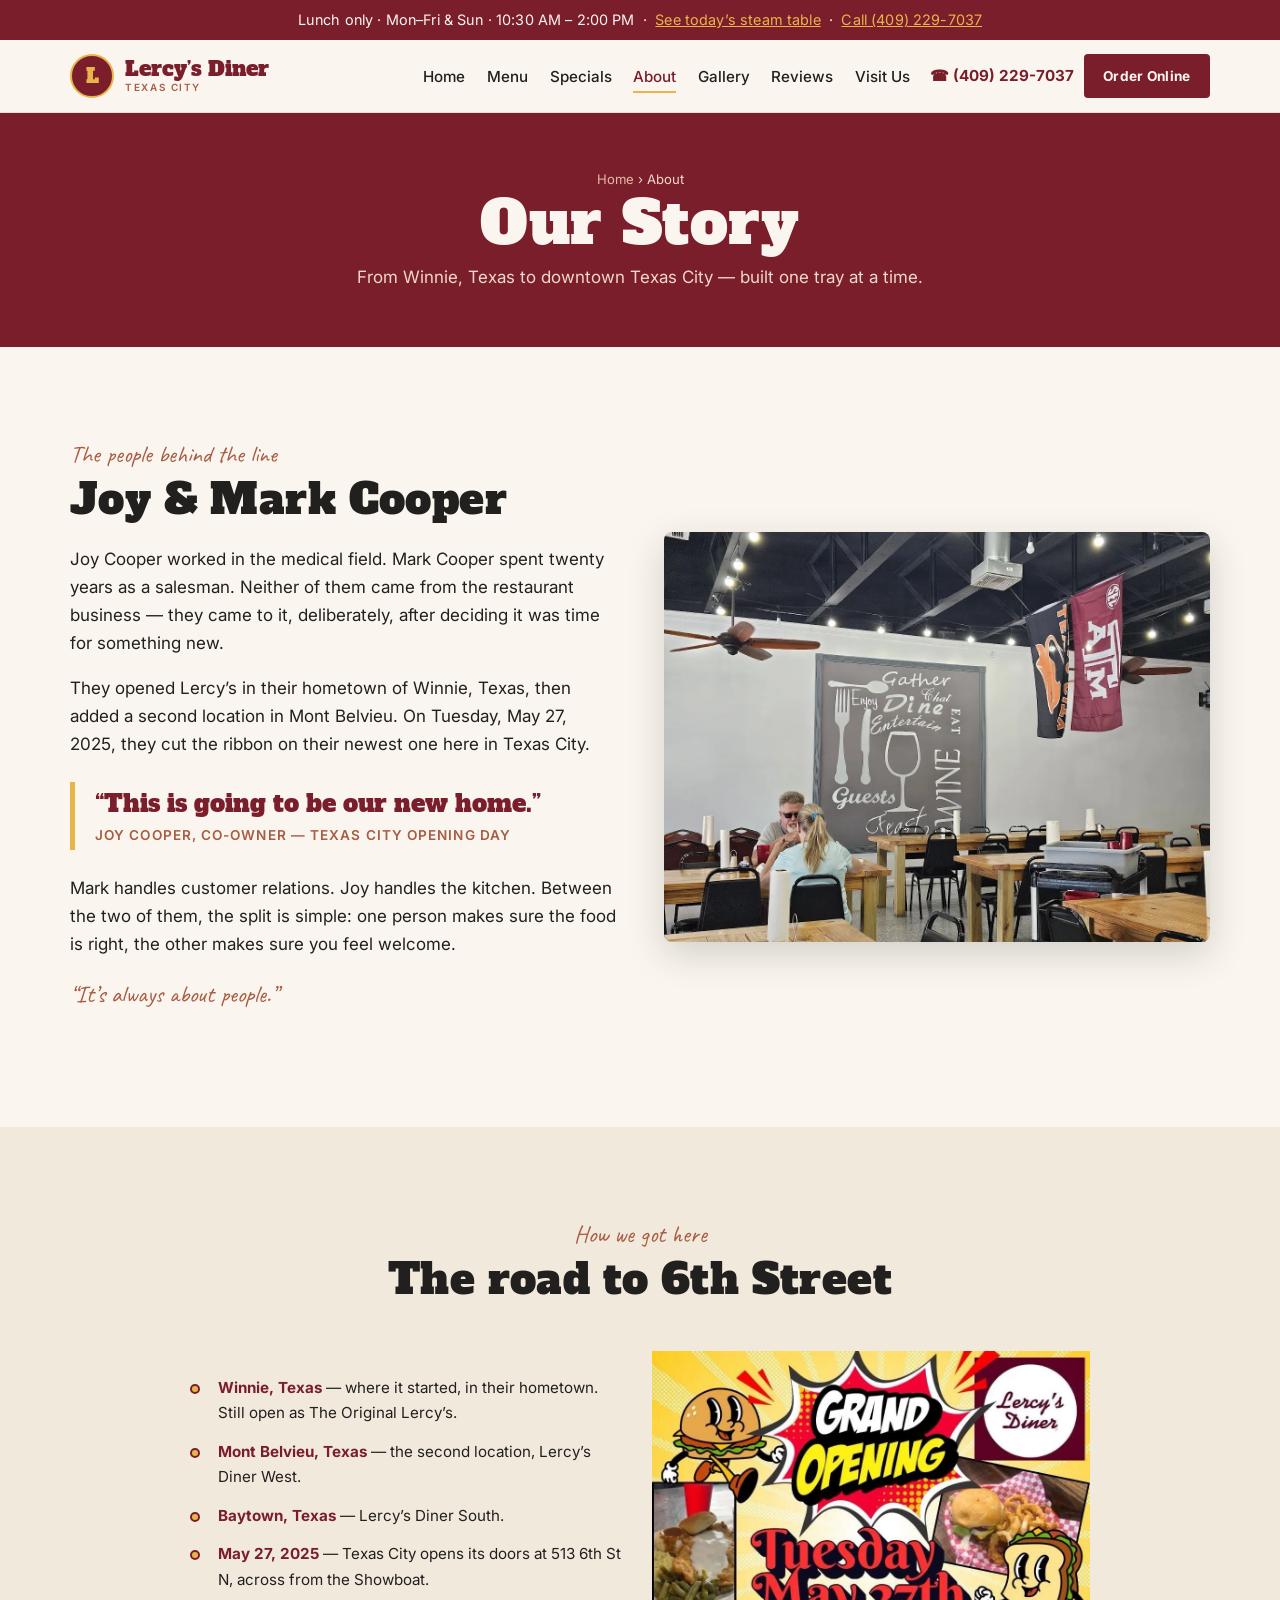
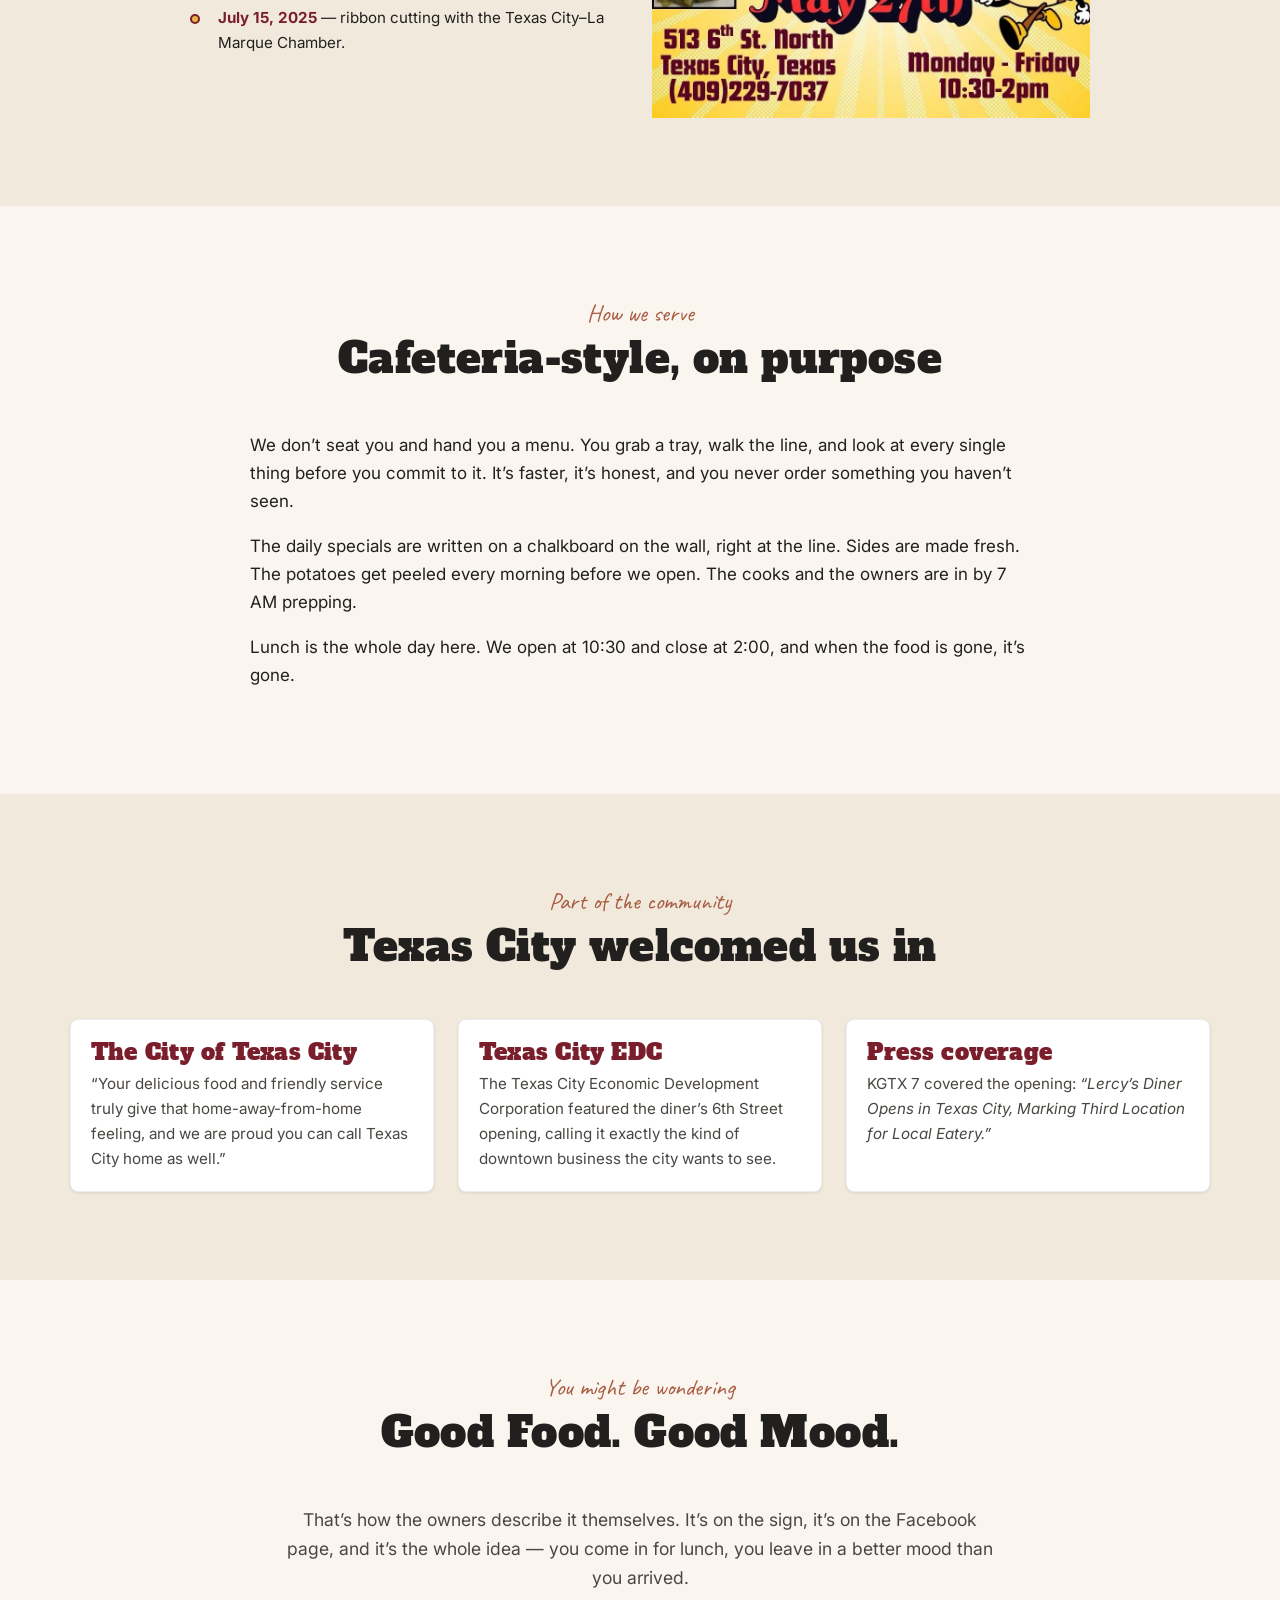
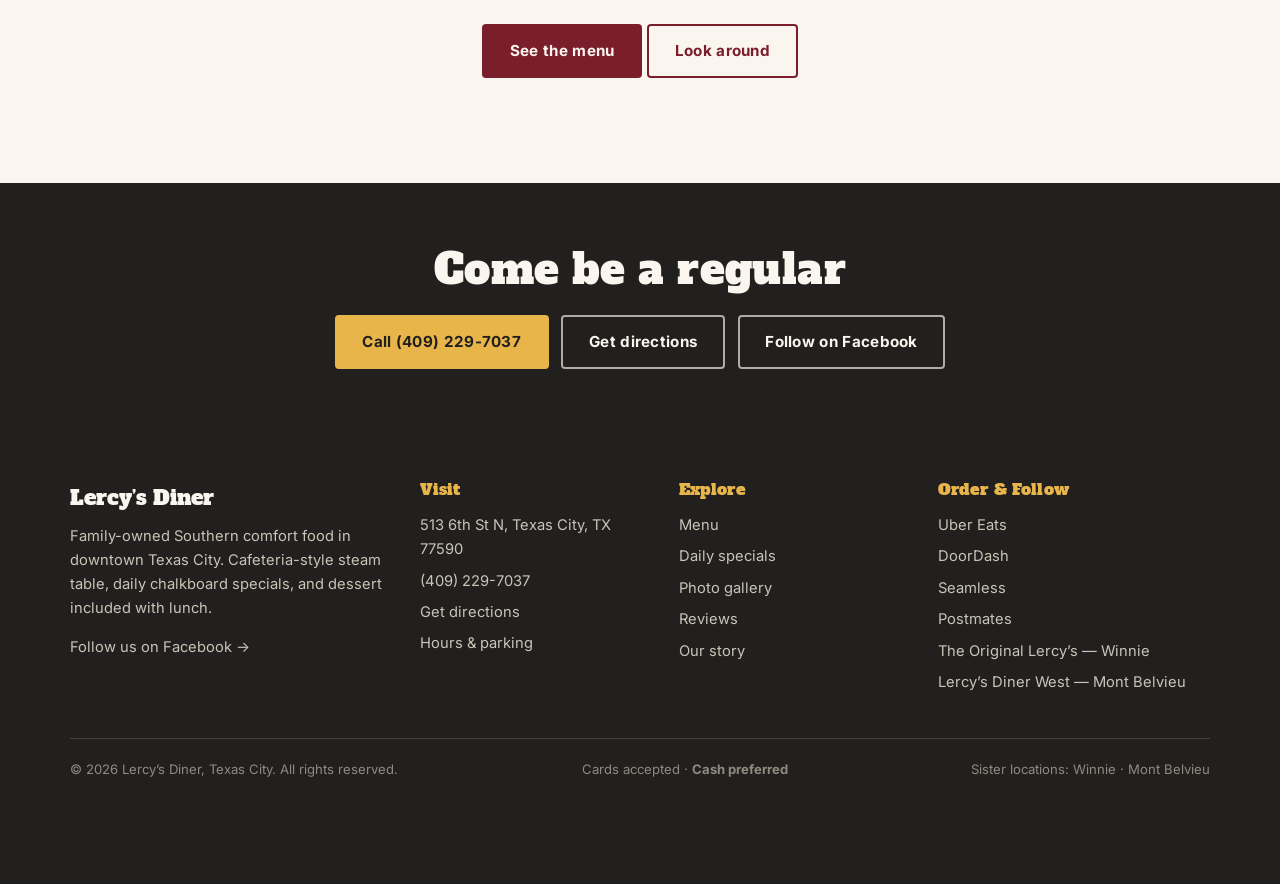
<file: about.html>
<!DOCTYPE html>
<html lang="en">
<head>
  <meta charset="utf-8">
  <meta name="viewport" content="width=device-width, initial-scale=1">
  <title>About Us | Lercy's Diner Texas City</title>
  <meta name="description" content="The story of Lercy's Diner Texas City: owners Joy and Mark Cooper, from Winnie to Mont Belvieu to 513 6th St N in downtown Texas City.">
  <link rel="canonical" href="https://www.lercysdinertexascity.com/about.html">
  <meta name="theme-color" content="#7B1E2B">

  <meta property="og:type" content="restaurant">
  <meta property="og:site_name" content="Lercy's Diner Texas City">
  <meta property="og:title" content="About Us | Lercy's Diner Texas City">
  <meta property="og:description" content="The story of Lercy's Diner Texas City: owners Joy and Mark Cooper, from Winnie to Mont Belvieu to 513 6th St N in downtown Texas City.">
  <meta property="og:image" content="https://www.lercysdinertexascity.com/images/steam-table-1.jpg">
  <meta property="og:url" content="https://www.lercysdinertexascity.com/about.html">
  <meta name="twitter:card" content="summary_large_image">
  <meta name="twitter:title" content="About Us | Lercy's Diner Texas City">
  <meta name="twitter:description" content="The story of Lercy's Diner Texas City: owners Joy and Mark Cooper, from Winnie to Mont Belvieu to 513 6th St N in downtown Texas City.">
  <meta name="twitter:image" content="https://www.lercysdinertexascity.com/images/steam-table-1.jpg">

  <link rel="preconnect" href="https://fonts.googleapis.com">
  <link rel="preconnect" href="https://fonts.gstatic.com" crossorigin>
  <link href="https://fonts.googleapis.com/css2?family=Alfa+Slab+One&family=Caveat:wght@600&family=Inter:wght@400;500;600;700&display=swap" rel="stylesheet">
  <link rel="stylesheet" href="assets/css/styles.css">
  <link rel="icon" href="data:image/svg+xml,%3Csvg xmlns='http://www.w3.org/2000/svg' viewBox='0 0 32 32'%3E%3Ccircle cx='16' cy='16' r='16' fill='%237B1E2B'/%3E%3Ctext x='16' y='23' font-family='Georgia' font-size='20' fill='%23E8B54B' text-anchor='middle'%3EL%3C/text%3E%3C/svg%3E">

</head>
<body>
  <a class="skip-link" href="#main">Skip to content</a>

  <div class="announce">
    Lunch only · Mon&ndash;Fri &amp; Sun · 10:30 AM &ndash; 2:00 PM &nbsp;·&nbsp;
    <a href="specials.html">See today&rsquo;s steam table</a> &nbsp;·&nbsp;
    <a href="tel:+14092297037">Call (409) 229-7037</a>
  </div>

  <header class="site-header">
    <div class="wrap nav">
      <a class="brand" href="index.html">
        <span class="brand__badge" aria-hidden="true">L</span>
        <span class="brand__text">Lercy&rsquo;s Diner<small>Texas City</small></span>
      </a>
      <button class="nav__toggle" type="button" aria-expanded="false" aria-controls="nav-links">
        <span></span><span></span><span></span>
        <span class="sr-only">Menu</span>
      </button>
      <ul class="nav__links" id="nav-links">
          <li><a href="index.html">Home</a></li>
          <li><a href="menu.html">Menu</a></li>
          <li><a href="specials.html">Specials</a></li>
          <li><a href="about.html" aria-current="page">About</a></li>
          <li><a href="gallery.html">Gallery</a></li>
          <li><a href="reviews.html">Reviews</a></li>
          <li><a href="visit.html">Visit Us</a></li>
      </ul>
      <div class="nav__cta">
        <a class="nav__phone" href="tel:+14092297037">&#9742; (409) 229-7037</a>
        <a class="btn btn--primary btn--sm" href="order.html">Order Online</a>
      </div>
    </div>
  </header>

  <main id="main">

    <div class="page-head">
      <div class="wrap">
        <p class="breadcrumb"><a href="index.html">Home</a> &rsaquo; About</p>
        <h1>Our Story</h1>
        <p>From Winnie, Texas to downtown Texas City &mdash; built one tray at a time.</p>
      </div>
    </div>

    <section class="section">
      <div class="wrap story__grid">
        <div class="reveal">
          <span class="eyebrow">The people behind the line</span>
          <h2>Joy &amp; Mark Cooper</h2>
          <p>
            Joy Cooper worked in the medical field. Mark Cooper spent twenty years as a
            salesman. Neither of them came from the restaurant business &mdash; they came
            to it, deliberately, after deciding it was time for something new.
          </p>
          <p>
            They opened Lercy&rsquo;s in their hometown of Winnie, Texas, then added a
            second location in Mont Belvieu. On Tuesday, May 27, 2025, they cut the ribbon
            on their newest one here in Texas City.
          </p>
          <blockquote class="pullquote">
            &ldquo;This is going to be our new home.&rdquo;
            <cite>Joy Cooper, co-owner &mdash; Texas City opening day</cite>
          </blockquote>
          <p>
            Mark handles customer relations. Joy handles the kitchen. Between the two of
            them, the split is simple: one person makes sure the food is right, the other
            makes sure you feel welcome.
          </p>
          <p style="font-family:var(--font-script);font-size:1.5rem;color:var(--brick);">
            &ldquo;It&rsquo;s always about people.&rdquo;
          </p>
        </div>
        <div class="story__media reveal">
          <picture>
        <source srcset="images/dining-room.webp" type="image/webp">
        <img src="images/dining-room.jpg" alt="The dining room at Lercy's Diner Texas City, with the Gather Dine Eat mural, Texas A&M flags and wood tables." loading="lazy" decoding="async" class="" sizes="(max-width:860px) 100vw, 50vw">
      </picture>
        </div>
      </div>
    </section>

    <section class="section section--cream-deep">
      <div class="wrap">
        <div class="section-head reveal">
          <span class="eyebrow">How we got here</span>
          <h2>The road to 6th Street</h2>
        </div>
        <div class="grid grid--2" style="max-width:900px;margin:0 auto;">
          <ul class="timeline reveal">
            <li><strong>Winnie, Texas</strong> &mdash; where it started, in their hometown.
                Still open as The Original Lercy&rsquo;s.</li>
            <li><strong>Mont Belvieu, Texas</strong> &mdash; the second location,
                Lercy&rsquo;s Diner West.</li>
            <li><strong>Baytown, Texas</strong> &mdash; Lercy&rsquo;s Diner South.</li>
            <li><strong>May 27, 2025</strong> &mdash; Texas City opens its doors at
                513 6th St N, across from the Showboat.</li>
            <li><strong>July 15, 2025</strong> &mdash; ribbon cutting with the
                Texas City&ndash;La Marque Chamber.</li>
          </ul>
          <div class="reveal">
            <picture>
        <source srcset="images/grand-opening.webp" type="image/webp">
        <img src="images/grand-opening.jpg" alt="Lercy's Diner grand opening banner for Tuesday, May 27th at 513 6th St North, Texas City." loading="lazy" decoding="async" class="" sizes="(max-width:860px) 100vw, 50vw">
      </picture>
          </div>
        </div>
      </div>
    </section>

    <section class="section">
      <div class="wrap" style="max-width:820px;">
        <div class="section-head reveal">
          <span class="eyebrow">How we serve</span>
          <h2>Cafeteria-style, on purpose</h2>
        </div>
        <div class="reveal">
          <p>
            We don&rsquo;t seat you and hand you a menu. You grab a tray, walk the line,
            and look at every single thing before you commit to it. It&rsquo;s faster,
            it&rsquo;s honest, and you never order something you haven&rsquo;t seen.
          </p>
          <p>
            The daily specials are written on a chalkboard on the wall, right at the line.
            Sides are made fresh. The potatoes get peeled every morning before we open.
            The cooks and the owners are in by 7 AM prepping.
          </p>
          <p>
            Lunch is the whole day here. We open at 10:30 and close at 2:00, and when the
            food is gone, it&rsquo;s gone.
          </p>
        </div>
      </div>
    </section>

    <section class="section section--cream-deep">
      <div class="wrap">
        <div class="section-head reveal">
          <span class="eyebrow">Part of the community</span>
          <h2>Texas City welcomed us in</h2>
        </div>
        <div class="grid grid--3">
          <div class="card reveal"><div class="card__body">
            <h3>The City of Texas City</h3>
            <p>&ldquo;Your delicious food and friendly service truly give that
               home-away-from-home feeling, and we are proud you can call Texas City
               home as well.&rdquo;</p>
          </div></div>
          <div class="card reveal"><div class="card__body">
            <h3>Texas City EDC</h3>
            <p>The Texas City Economic Development Corporation featured the diner&rsquo;s
               6th Street opening, calling it exactly the kind of downtown business the
               city wants to see.</p>
          </div></div>
          <div class="card reveal"><div class="card__body">
            <h3>Press coverage</h3>
            <p>KGTX 7 covered the opening: <em>&ldquo;Lercy&rsquo;s Diner Opens in Texas
               City, Marking Third Location for Local Eatery.&rdquo;</em></p>
          </div></div>
        </div>
      </div>
    </section>

    <section class="section">
      <div class="wrap" style="max-width:760px;">
        <div class="section-head reveal">
          <span class="eyebrow">You might be wondering</span>
          <h2>Good Food. Good Mood.</h2>
        </div>
        <p class="text-center lede reveal">
          That&rsquo;s how the owners describe it themselves. It&rsquo;s on the sign, it&rsquo;s
          on the Facebook page, and it&rsquo;s the whole idea &mdash; you come in for lunch,
          you leave in a better mood than you arrived.
        </p>
        <!-- OWNER EDITABLE: add your own paragraph here. Anything you'd like people
             to know about the family, the recipes, or the regulars goes right here. -->
        <p class="text-center mt-2 reveal">
          <a class="btn btn--primary" href="menu.html">See the menu</a>
          <a class="btn btn--outline" href="gallery.html">Look around</a>
        </p>
      </div>
    </section>

    <section class="cta-band">
      <div class="wrap">
        <h2>Come be a regular</h2>
        <div class="btn-row">
          <a class="btn btn--gold" href="tel:+14092297037">Call (409) 229-7037</a>
          <a class="btn btn--ghost" href="https://www.google.com/maps/dir/?api=1&destination=513+6th+St+N+Texas+City+TX+77590" rel="noopener" target="_blank">Get directions</a>
          <a class="btn btn--ghost" href="https://www.facebook.com/p/Lercys-Diner-Texas-City-61573878666573/" rel="noopener" target="_blank">Follow on Facebook</a>
        </div>
      </div>
    </section>

  </main>

  <footer class="site-footer">
    <div class="wrap">
      <div class="footer-grid">
        <div>
          <p class="footer-brand">Lercy&rsquo;s Diner</p>
          <p>Family-owned Southern comfort food in downtown Texas City. Cafeteria-style
             steam table, daily chalkboard specials, and dessert included with lunch.</p>
          <p><a href="https://www.facebook.com/p/Lercys-Diner-Texas-City-61573878666573/" rel="noopener" target="_blank">Follow us on Facebook &rarr;</a></p>
          <!-- Instagram: no confirmed Texas City account. Add here once verified.
          <p><a href="#" rel="noopener" target="_blank">Instagram</a></p>
          -->
        </div>
        <div>
          <h4>Visit</h4>
          <ul>
            <li>513 6th St N, Texas City, TX 77590</li>
            <li><a href="tel:+14092297037">(409) 229-7037</a></li>
            <li><a href="https://www.google.com/maps/dir/?api=1&destination=513+6th+St+N+Texas+City+TX+77590" rel="noopener" target="_blank">Get directions</a></li>
            <li><a href="visit.html">Hours &amp; parking</a></li>
          </ul>
        </div>
        <div>
          <h4>Explore</h4>
          <ul>
            <li><a href="menu.html">Menu</a></li>
            <li><a href="specials.html">Daily specials</a></li>
            <li><a href="gallery.html">Photo gallery</a></li>
            <li><a href="reviews.html">Reviews</a></li>
            <li><a href="about.html">Our story</a></li>
          </ul>
        </div>
        <div>
          <h4>Order &amp; Follow</h4>
          <ul>
            <li><a href="https://www.ubereats.com/store/lercys-diner-texas-city-513-6th-st-n/yXhqg0GhWDCRyKL9rrjQww" rel="noopener" target="_blank">Uber Eats</a></li>
            <li><a href="https://www.doordash.com/store/lercys-diner-texas-city-39602713" rel="noopener" target="_blank">DoorDash</a></li>
            <li><a href="https://www.seamless.com/menu/lercys-diner-texas-city-513-6th-st-n-texas-city/13349072" rel="noopener" target="_blank">Seamless</a></li>
            <li><a href="https://postmates.com/store/lercys-diner-texas-city-513-6th-st-n/yXhqg0GhWDCRyKL9rrjQww" rel="noopener" target="_blank">Postmates</a></li>
            <li><a href="https://www.facebook.com/originallercys" rel="noopener" target="_blank">The Original Lercy&rsquo;s &mdash; Winnie</a></li>
            <li><a href="https://www.facebook.com/lercysdinerwest" rel="noopener" target="_blank">Lercy&rsquo;s Diner West &mdash; Mont Belvieu</a></li>
          </ul>
        </div>
      </div>
      <div class="footer-bottom">
        <span>&copy; <span id="yr">2025</span> Lercy&rsquo;s Diner, Texas City. All rights reserved.</span>
        <span>Cards accepted &middot; <strong>Cash preferred</strong></span>
        <span>Sister locations: Winnie &middot; Mont Belvieu</span>
      </div>
    </div>
  </footer>

  <nav class="mobile-bar" aria-label="Quick actions">
    <a href="tel:+14092297037"><span aria-hidden="true">&#9742;</span>Call</a>
    <a href="https://www.google.com/maps/dir/?api=1&destination=513+6th+St+N+Texas+City+TX+77590" rel="noopener" target="_blank"><span aria-hidden="true">&#10132;</span>Directions</a>
    <a href="order.html"><span aria-hidden="true">&#127860;</span>Order</a>
  </nav>


  <script src="assets/js/specials-data.js"></script>
  <script src="assets/js/main.js"></script>
  <script>document.getElementById('yr').textContent = new Date().getFullYear();</script>
</body>
</html>
</file>
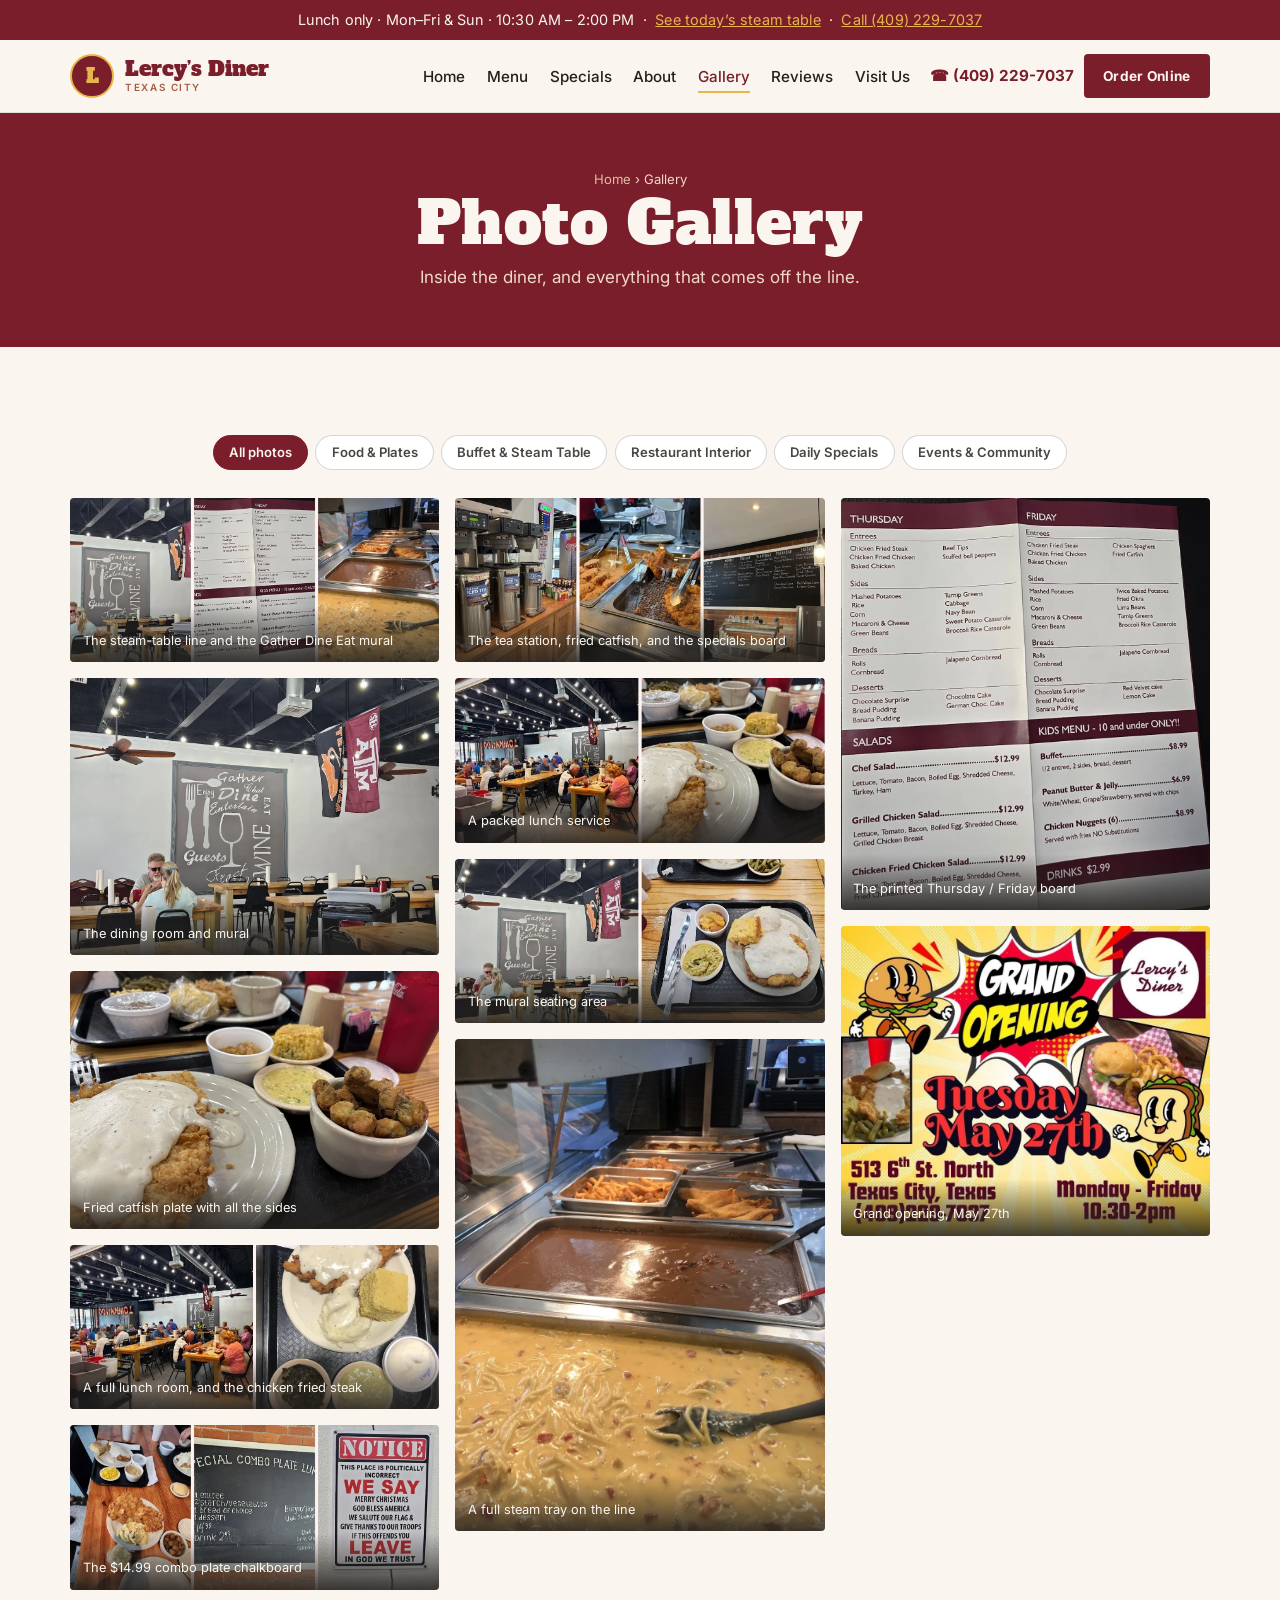
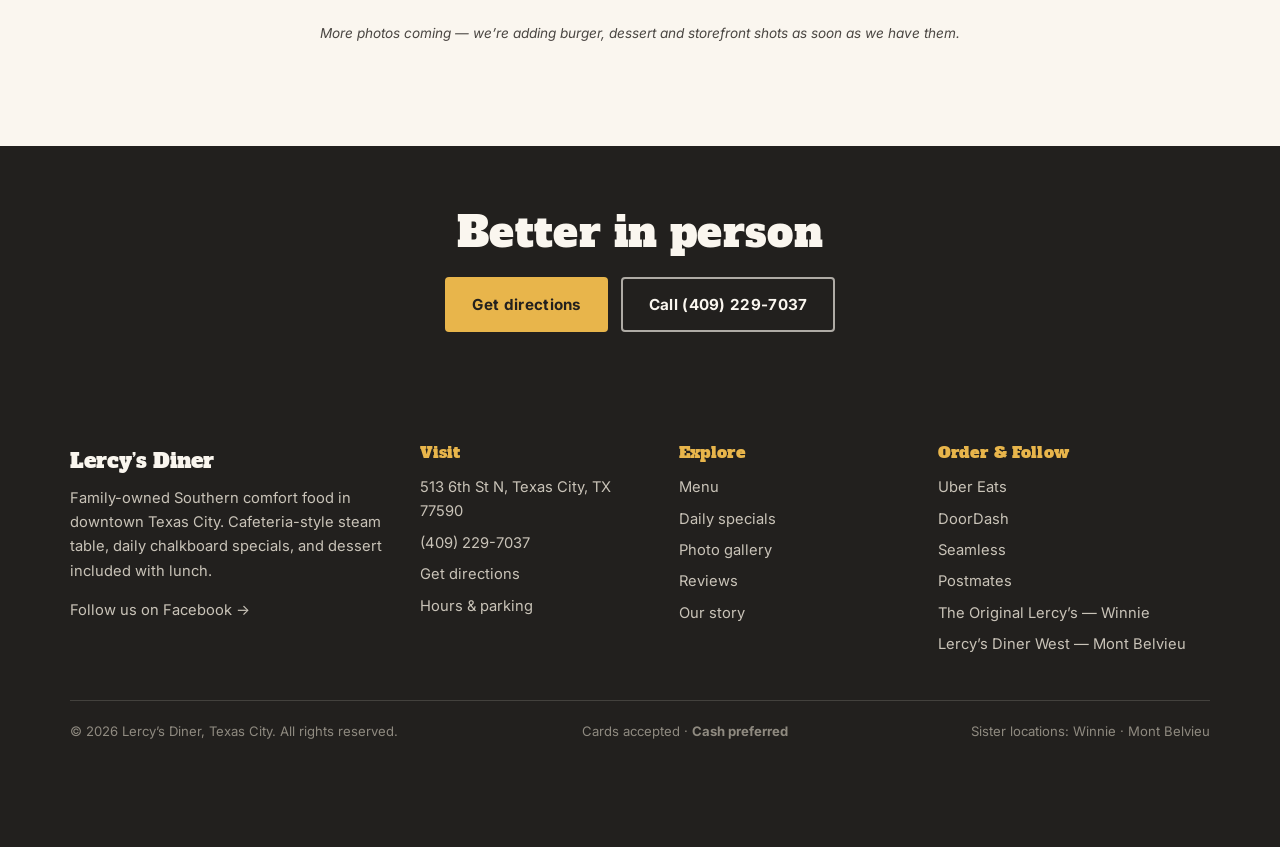
<file: gallery.html>
<!DOCTYPE html>
<html lang="en">
<head>
  <meta charset="utf-8">
  <meta name="viewport" content="width=device-width, initial-scale=1">
  <title>Photo Gallery | Lercy's Diner Texas City</title>
  <meta name="description" content="Photos of Lercy's Diner Texas City: the steam-table line, the dining room, chicken fried steak, fried catfish, the printed menu board and grand opening day.">
  <link rel="canonical" href="https://www.lercysdinertexascity.com/gallery.html">
  <meta name="theme-color" content="#7B1E2B">

  <meta property="og:type" content="restaurant">
  <meta property="og:site_name" content="Lercy's Diner Texas City">
  <meta property="og:title" content="Photo Gallery | Lercy's Diner Texas City">
  <meta property="og:description" content="Photos of Lercy's Diner Texas City: the steam-table line, the dining room, chicken fried steak, fried catfish, the printed menu board and grand opening day.">
  <meta property="og:image" content="https://www.lercysdinertexascity.com/images/dining-room.jpg">
  <meta property="og:url" content="https://www.lercysdinertexascity.com/gallery.html">
  <meta name="twitter:card" content="summary_large_image">
  <meta name="twitter:title" content="Photo Gallery | Lercy's Diner Texas City">
  <meta name="twitter:description" content="Photos of Lercy's Diner Texas City: the steam-table line, the dining room, chicken fried steak, fried catfish, the printed menu board and grand opening day.">
  <meta name="twitter:image" content="https://www.lercysdinertexascity.com/images/dining-room.jpg">

  <link rel="preconnect" href="https://fonts.googleapis.com">
  <link rel="preconnect" href="https://fonts.gstatic.com" crossorigin>
  <link href="https://fonts.googleapis.com/css2?family=Alfa+Slab+One&family=Caveat:wght@600&family=Inter:wght@400;500;600;700&display=swap" rel="stylesheet">
  <link rel="stylesheet" href="assets/css/styles.css">
  <link rel="icon" href="data:image/svg+xml,%3Csvg xmlns='http://www.w3.org/2000/svg' viewBox='0 0 32 32'%3E%3Ccircle cx='16' cy='16' r='16' fill='%237B1E2B'/%3E%3Ctext x='16' y='23' font-family='Georgia' font-size='20' fill='%23E8B54B' text-anchor='middle'%3EL%3C/text%3E%3C/svg%3E">

</head>
<body>
  <a class="skip-link" href="#main">Skip to content</a>

  <div class="announce">
    Lunch only · Mon&ndash;Fri &amp; Sun · 10:30 AM &ndash; 2:00 PM &nbsp;·&nbsp;
    <a href="specials.html">See today&rsquo;s steam table</a> &nbsp;·&nbsp;
    <a href="tel:+14092297037">Call (409) 229-7037</a>
  </div>

  <header class="site-header">
    <div class="wrap nav">
      <a class="brand" href="index.html">
        <span class="brand__badge" aria-hidden="true">L</span>
        <span class="brand__text">Lercy&rsquo;s Diner<small>Texas City</small></span>
      </a>
      <button class="nav__toggle" type="button" aria-expanded="false" aria-controls="nav-links">
        <span></span><span></span><span></span>
        <span class="sr-only">Menu</span>
      </button>
      <ul class="nav__links" id="nav-links">
          <li><a href="index.html">Home</a></li>
          <li><a href="menu.html">Menu</a></li>
          <li><a href="specials.html">Specials</a></li>
          <li><a href="about.html">About</a></li>
          <li><a href="gallery.html" aria-current="page">Gallery</a></li>
          <li><a href="reviews.html">Reviews</a></li>
          <li><a href="visit.html">Visit Us</a></li>
      </ul>
      <div class="nav__cta">
        <a class="nav__phone" href="tel:+14092297037">&#9742; (409) 229-7037</a>
        <a class="btn btn--primary btn--sm" href="order.html">Order Online</a>
      </div>
    </div>
  </header>

  <main id="main">

    <div class="page-head">
      <div class="wrap">
        <p class="breadcrumb"><a href="index.html">Home</a> &rsaquo; Gallery</p>
        <h1>Photo Gallery</h1>
        <p>Inside the diner, and everything that comes off the line.</p>
      </div>
    </div>

    <section class="section">
      <div class="wrap">
        <div class="gallery-filters">
          <button class="chip" type="button" data-gallery-filter="all" aria-pressed="true">All photos</button>
          <button class="chip" type="button" data-gallery-filter="food" aria-pressed="false">Food &amp; Plates</button>
          <button class="chip" type="button" data-gallery-filter="buffet" aria-pressed="false">Buffet &amp; Steam Table</button>
          <button class="chip" type="button" data-gallery-filter="interior" aria-pressed="false">Restaurant Interior</button>
          <button class="chip" type="button" data-gallery-filter="specials" aria-pressed="false">Daily Specials</button>
          <button class="chip" type="button" data-gallery-filter="events" aria-pressed="false">Events &amp; Community</button>
        </div>

        <div class="gallery">
          <button class="gallery__item" type="button" data-gallery-item data-cat="Buffet &amp; Steam Table"
                  data-caption="The steam-table line and the Gather Dine Eat mural">
            <picture>
              <source srcset="images/steam-table-1.webp" type="image/webp">
              <img src="images/steam-table-1.jpg" alt="The steam-table line at Lercy's Diner in Texas City, with a tray of chicken spaghetti and the hand-painted Gather Dine Eat wall mural." loading="lazy" decoding="async">
            </picture>
            <span class="gallery__cap">The steam-table line and the Gather Dine Eat mural</span>
          </button>
          <button class="gallery__item" type="button" data-gallery-item data-cat="Restaurant Interior"
                  data-caption="The dining room and mural">
            <picture>
              <source srcset="images/dining-room.webp" type="image/webp">
              <img src="images/dining-room.jpg" alt="The dining room at Lercy's Diner Texas City, with the Gather Dine Eat mural, Texas A&M flags and wood tables." loading="lazy" decoding="async">
            </picture>
            <span class="gallery__cap">The dining room and mural</span>
          </button>
          <button class="gallery__item" type="button" data-gallery-item data-cat="Food &amp; Plates"
                  data-caption="Fried catfish plate with all the sides">
            <picture>
              <source srcset="images/catfish-plate.webp" type="image/webp">
              <img src="images/catfish-plate.jpg" alt="A Lercy's Diner tray with fried catfish in cream gravy, fried okra, black-eyed peas and cornbread." loading="lazy" decoding="async">
            </picture>
            <span class="gallery__cap">Fried catfish plate with all the sides</span>
          </button>
          <button class="gallery__item" type="button" data-gallery-item data-cat="Restaurant Interior"
                  data-caption="A full lunch room, and the chicken fried steak">
            <picture>
              <source srcset="images/steam-table-2.webp" type="image/webp">
              <img src="images/steam-table-2.jpg" alt="A full dining room at Lercy's Diner Texas City, and a plate of chicken fried steak with cream gravy, mashed potatoes and cornbread." loading="lazy" decoding="async">
            </picture>
            <span class="gallery__cap">A full lunch room, and the chicken fried steak</span>
          </button>
          <button class="gallery__item" type="button" data-gallery-item data-cat="Daily Specials"
                  data-caption="The $14.99 combo plate chalkboard">
            <picture>
              <source srcset="images/steam-table-5.webp" type="image/webp">
              <img src="images/steam-table-5.jpg" alt="The Special Combo Plate Lunch chalkboard at Lercy's Diner: one entree, two starches or vegetables, one bread of choice and one dessert for $14.99." loading="lazy" decoding="async">
            </picture>
            <span class="gallery__cap">The $14.99 combo plate chalkboard</span>
          </button>
          <button class="gallery__item" type="button" data-gallery-item data-cat="Buffet &amp; Steam Table"
                  data-caption="The tea station, fried catfish, and the specials board">
            <picture>
              <source srcset="images/steam-table-4.webp" type="image/webp">
              <img src="images/steam-table-4.jpg" alt="The sweet and unsweet tea station at Lercy's Diner, a tray of fried catfish, and the daily specials chalkboard." loading="lazy" decoding="async">
            </picture>
            <span class="gallery__cap">The tea station, fried catfish, and the specials board</span>
          </button>
          <button class="gallery__item" type="button" data-gallery-item data-cat="Restaurant Interior"
                  data-caption="A packed lunch service">
            <picture>
              <source srcset="images/steam-table-3.webp" type="image/webp">
              <img src="images/steam-table-3.jpg" alt="Guests dining at Lercy's Diner and a tray of chicken fried steak with sides and dessert." loading="lazy" decoding="async">
            </picture>
            <span class="gallery__cap">A packed lunch service</span>
          </button>
          <button class="gallery__item" type="button" data-gallery-item data-cat="Restaurant Interior"
                  data-caption="The mural seating area">
            <picture>
              <source srcset="images/steam-table-6.webp" type="image/webp">
              <img src="images/steam-table-6.jpg" alt="The Gather Dine Eat mural at Lercy's Diner and a lunch tray with chicken fried steak, black-eyed peas and cornbread." loading="lazy" decoding="async">
            </picture>
            <span class="gallery__cap">The mural seating area</span>
          </button>
          <button class="gallery__item" type="button" data-gallery-item data-cat="Buffet &amp; Steam Table"
                  data-caption="A full steam tray on the line">
            <picture>
              <source srcset="images/buffet-tray.webp" type="image/webp">
              <img src="images/buffet-tray.jpg" alt="A full steam tray at the Lercy's Diner buffet line in Texas City." loading="lazy" decoding="async">
            </picture>
            <span class="gallery__cap">A full steam tray on the line</span>
          </button>
          <button class="gallery__item" type="button" data-gallery-item data-cat="Daily Specials"
                  data-caption="The printed Thursday / Friday board">
            <picture>
              <source srcset="images/menu-board.webp" type="image/webp">
              <img src="images/menu-board.jpg" alt="The printed Thursday and Friday menu board at Lercy's Diner Texas City, listing entrees, sides, breads, desserts, salads and the kids menu." loading="lazy" decoding="async">
            </picture>
            <span class="gallery__cap">The printed Thursday / Friday board</span>
          </button>
          <button class="gallery__item" type="button" data-gallery-item data-cat="Events &amp; Community"
                  data-caption="Grand opening, May 27th">
            <picture>
              <source srcset="images/grand-opening.webp" type="image/webp">
              <img src="images/grand-opening.jpg" alt="Lercy's Diner grand opening banner for Tuesday, May 27th at 513 6th St North, Texas City." loading="lazy" decoding="async">
            </picture>
            <span class="gallery__cap">Grand opening, May 27th</span>
          </button>
        </div>

        <p class="disclaimer mt-2">
          More photos coming &mdash; we&rsquo;re adding burger, dessert and storefront
          shots as soon as we have them.
        </p>
      </div>
    </section>

    <section class="cta-band">
      <div class="wrap">
        <h2>Better in person</h2>
        <div class="btn-row">
          <a class="btn btn--gold" href="https://www.google.com/maps/dir/?api=1&destination=513+6th+St+N+Texas+City+TX+77590" rel="noopener" target="_blank">Get directions</a>
          <a class="btn btn--ghost" href="tel:+14092297037">Call (409) 229-7037</a>
        </div>
      </div>
    </section>

  <div class="lightbox" id="lightbox" role="dialog" aria-modal="true" aria-label="Photo viewer" aria-hidden="true">
    <button class="lightbox__close" type="button" aria-label="Close photo viewer">&#10005;</button>
    <button class="lightbox__prev" type="button" aria-label="Previous photo">&#8249;</button>
    <button class="lightbox__next" type="button" aria-label="Next photo">&#8250;</button>
    <div class="lightbox__inner">
      <img class="lightbox__img" src="images/steam-table-1.jpg" alt="Enlarged photo from Lercy's Diner Texas City">
      <p class="lightbox__cap"></p>
    </div>
  </div>


  </main>

  <footer class="site-footer">
    <div class="wrap">
      <div class="footer-grid">
        <div>
          <p class="footer-brand">Lercy&rsquo;s Diner</p>
          <p>Family-owned Southern comfort food in downtown Texas City. Cafeteria-style
             steam table, daily chalkboard specials, and dessert included with lunch.</p>
          <p><a href="https://www.facebook.com/p/Lercys-Diner-Texas-City-61573878666573/" rel="noopener" target="_blank">Follow us on Facebook &rarr;</a></p>
          <!-- Instagram: no confirmed Texas City account. Add here once verified.
          <p><a href="#" rel="noopener" target="_blank">Instagram</a></p>
          -->
        </div>
        <div>
          <h4>Visit</h4>
          <ul>
            <li>513 6th St N, Texas City, TX 77590</li>
            <li><a href="tel:+14092297037">(409) 229-7037</a></li>
            <li><a href="https://www.google.com/maps/dir/?api=1&destination=513+6th+St+N+Texas+City+TX+77590" rel="noopener" target="_blank">Get directions</a></li>
            <li><a href="visit.html">Hours &amp; parking</a></li>
          </ul>
        </div>
        <div>
          <h4>Explore</h4>
          <ul>
            <li><a href="menu.html">Menu</a></li>
            <li><a href="specials.html">Daily specials</a></li>
            <li><a href="gallery.html">Photo gallery</a></li>
            <li><a href="reviews.html">Reviews</a></li>
            <li><a href="about.html">Our story</a></li>
          </ul>
        </div>
        <div>
          <h4>Order &amp; Follow</h4>
          <ul>
            <li><a href="https://www.ubereats.com/store/lercys-diner-texas-city-513-6th-st-n/yXhqg0GhWDCRyKL9rrjQww" rel="noopener" target="_blank">Uber Eats</a></li>
            <li><a href="https://www.doordash.com/store/lercys-diner-texas-city-39602713" rel="noopener" target="_blank">DoorDash</a></li>
            <li><a href="https://www.seamless.com/menu/lercys-diner-texas-city-513-6th-st-n-texas-city/13349072" rel="noopener" target="_blank">Seamless</a></li>
            <li><a href="https://postmates.com/store/lercys-diner-texas-city-513-6th-st-n/yXhqg0GhWDCRyKL9rrjQww" rel="noopener" target="_blank">Postmates</a></li>
            <li><a href="https://www.facebook.com/originallercys" rel="noopener" target="_blank">The Original Lercy&rsquo;s &mdash; Winnie</a></li>
            <li><a href="https://www.facebook.com/lercysdinerwest" rel="noopener" target="_blank">Lercy&rsquo;s Diner West &mdash; Mont Belvieu</a></li>
          </ul>
        </div>
      </div>
      <div class="footer-bottom">
        <span>&copy; <span id="yr">2025</span> Lercy&rsquo;s Diner, Texas City. All rights reserved.</span>
        <span>Cards accepted &middot; <strong>Cash preferred</strong></span>
        <span>Sister locations: Winnie &middot; Mont Belvieu</span>
      </div>
    </div>
  </footer>

  <nav class="mobile-bar" aria-label="Quick actions">
    <a href="tel:+14092297037"><span aria-hidden="true">&#9742;</span>Call</a>
    <a href="https://www.google.com/maps/dir/?api=1&destination=513+6th+St+N+Texas+City+TX+77590" rel="noopener" target="_blank"><span aria-hidden="true">&#10132;</span>Directions</a>
    <a href="order.html"><span aria-hidden="true">&#127860;</span>Order</a>
  </nav>


  <script src="assets/js/specials-data.js"></script>
  <script src="assets/js/main.js"></script>
  <script>document.getElementById('yr').textContent = new Date().getFullYear();</script>
</body>
</html>
</file>
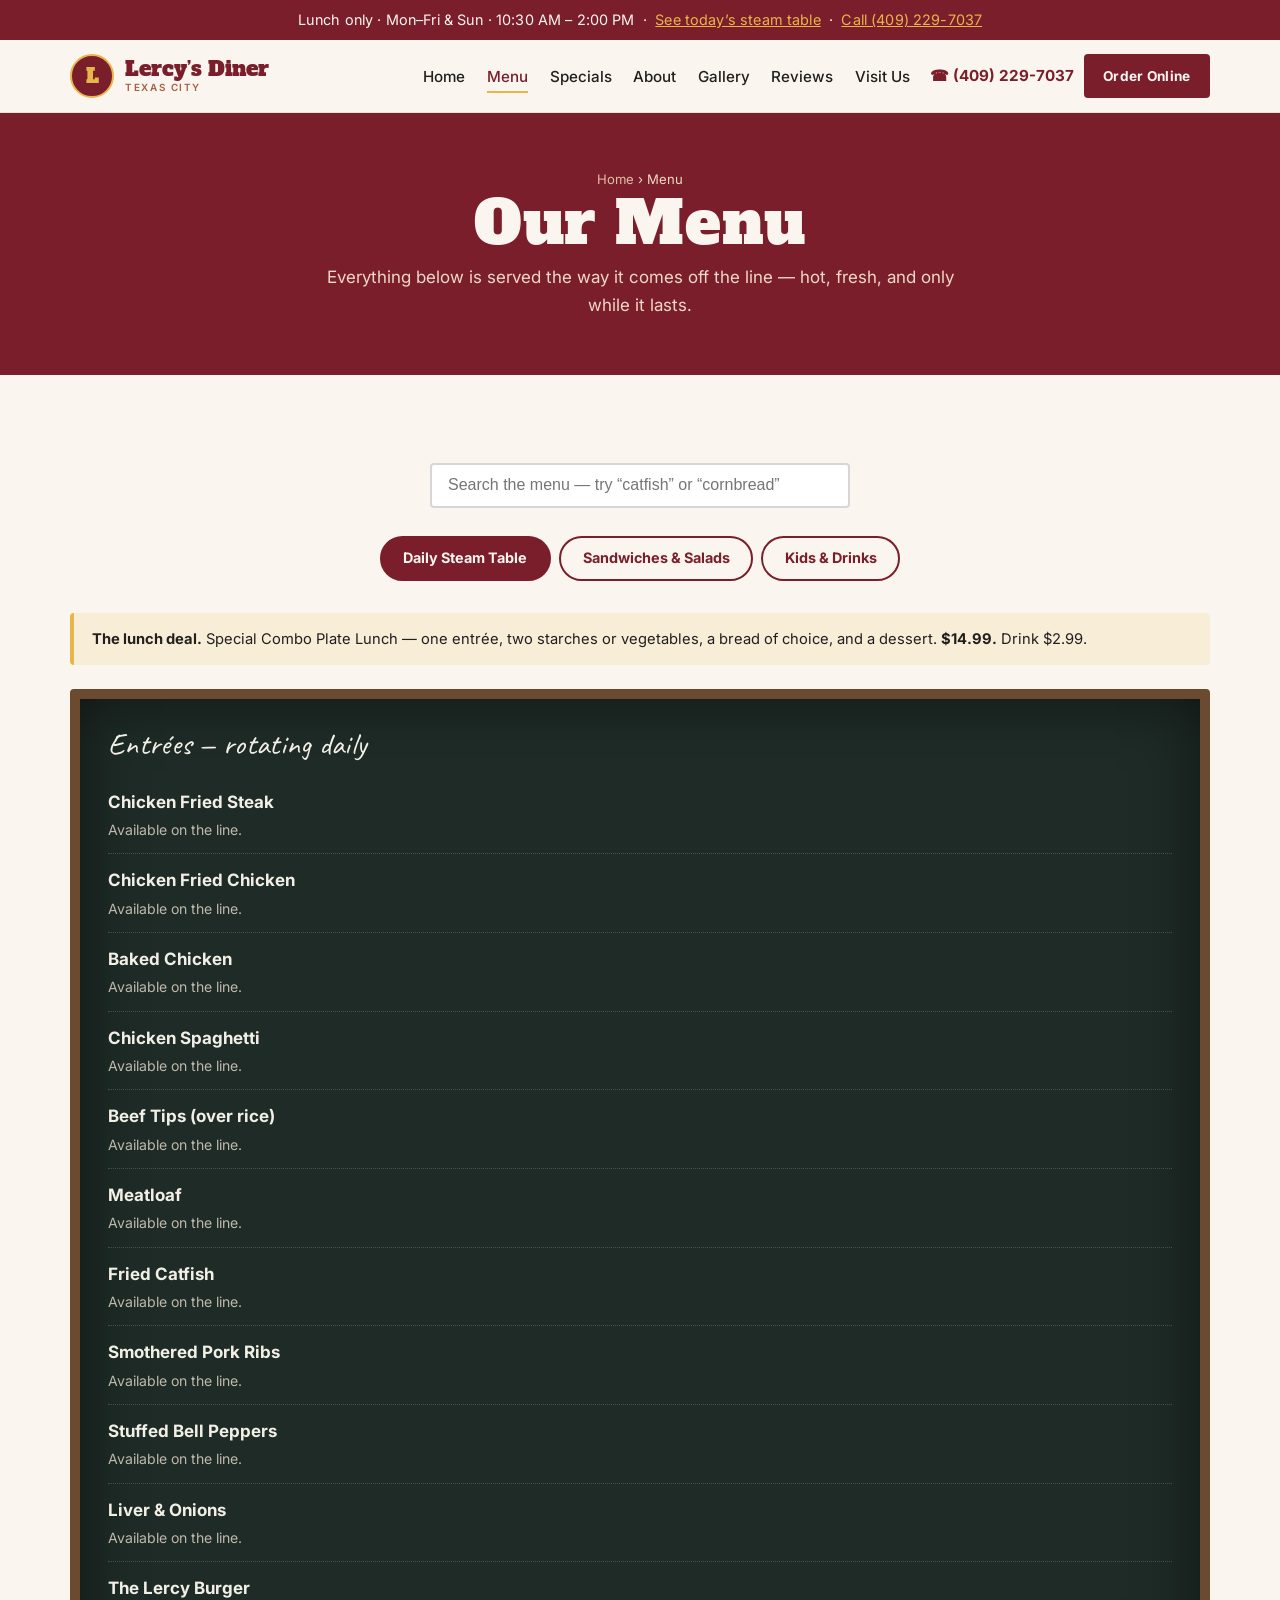
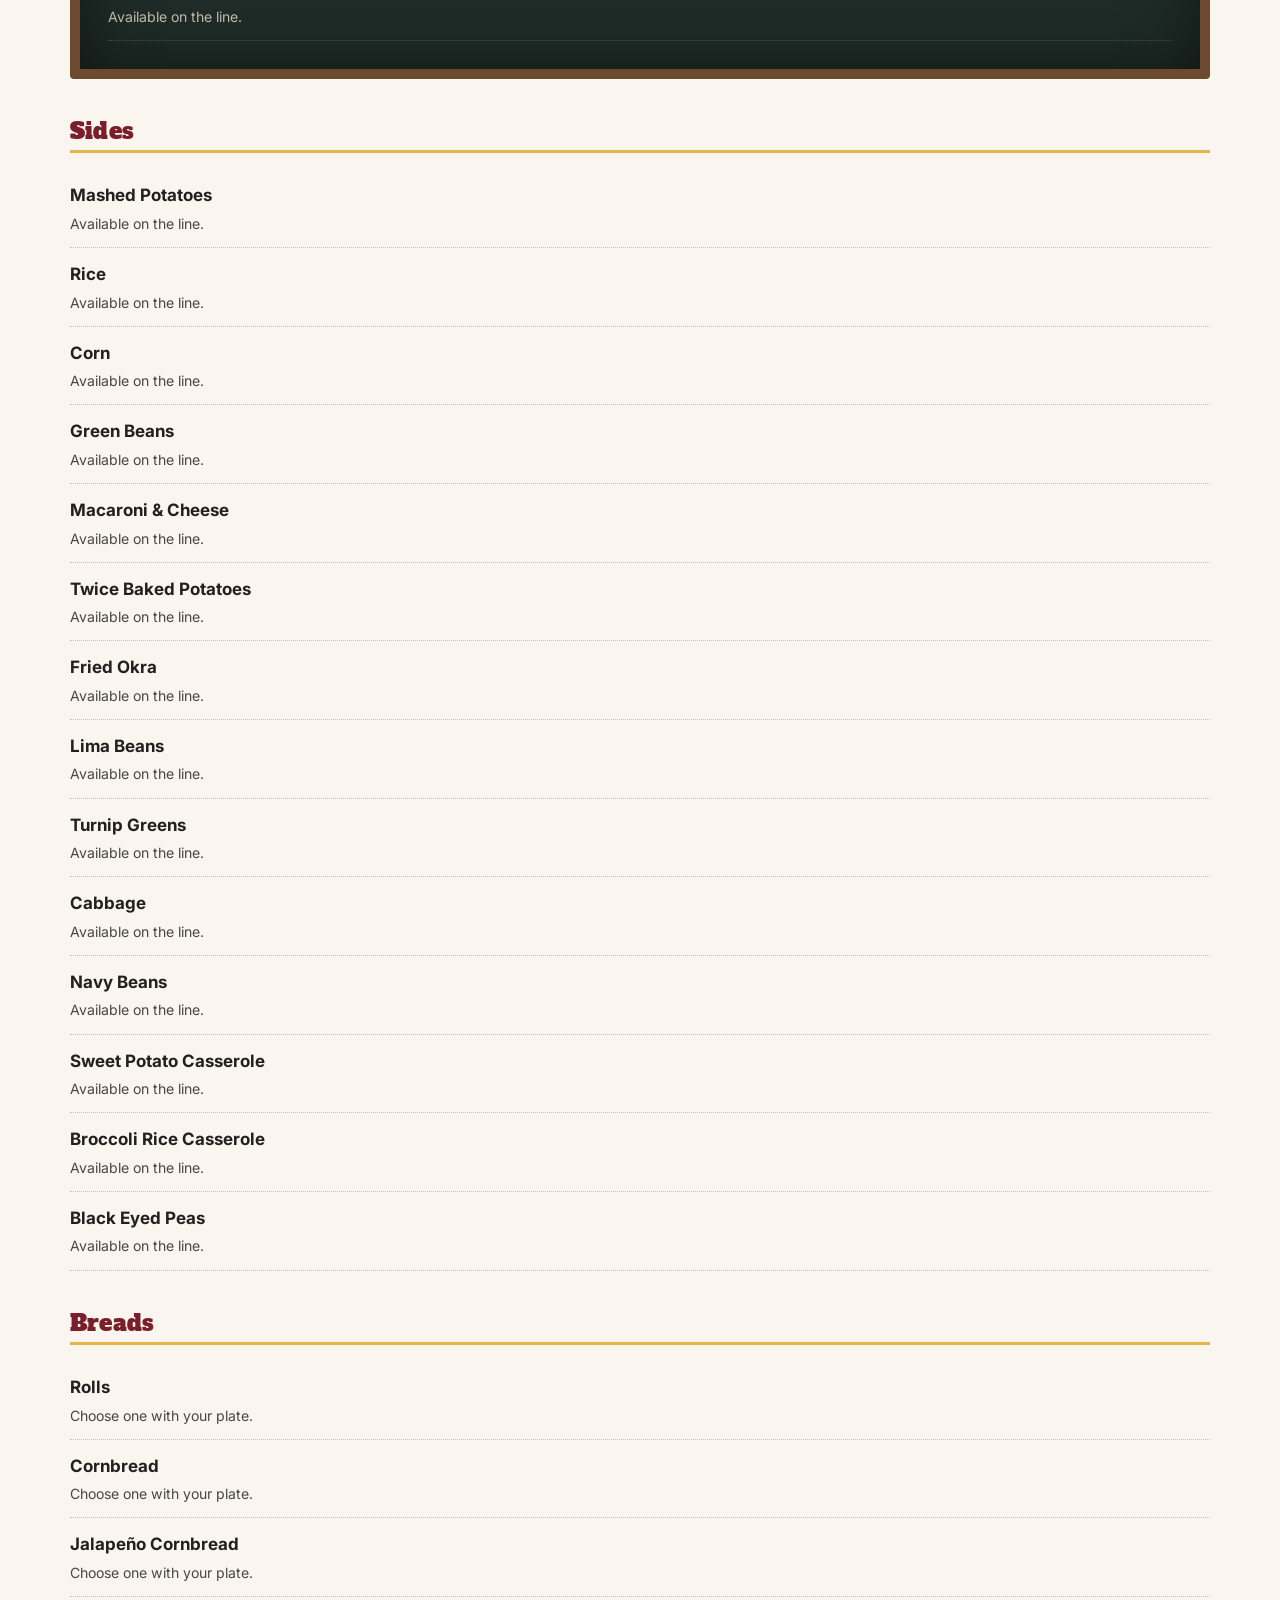
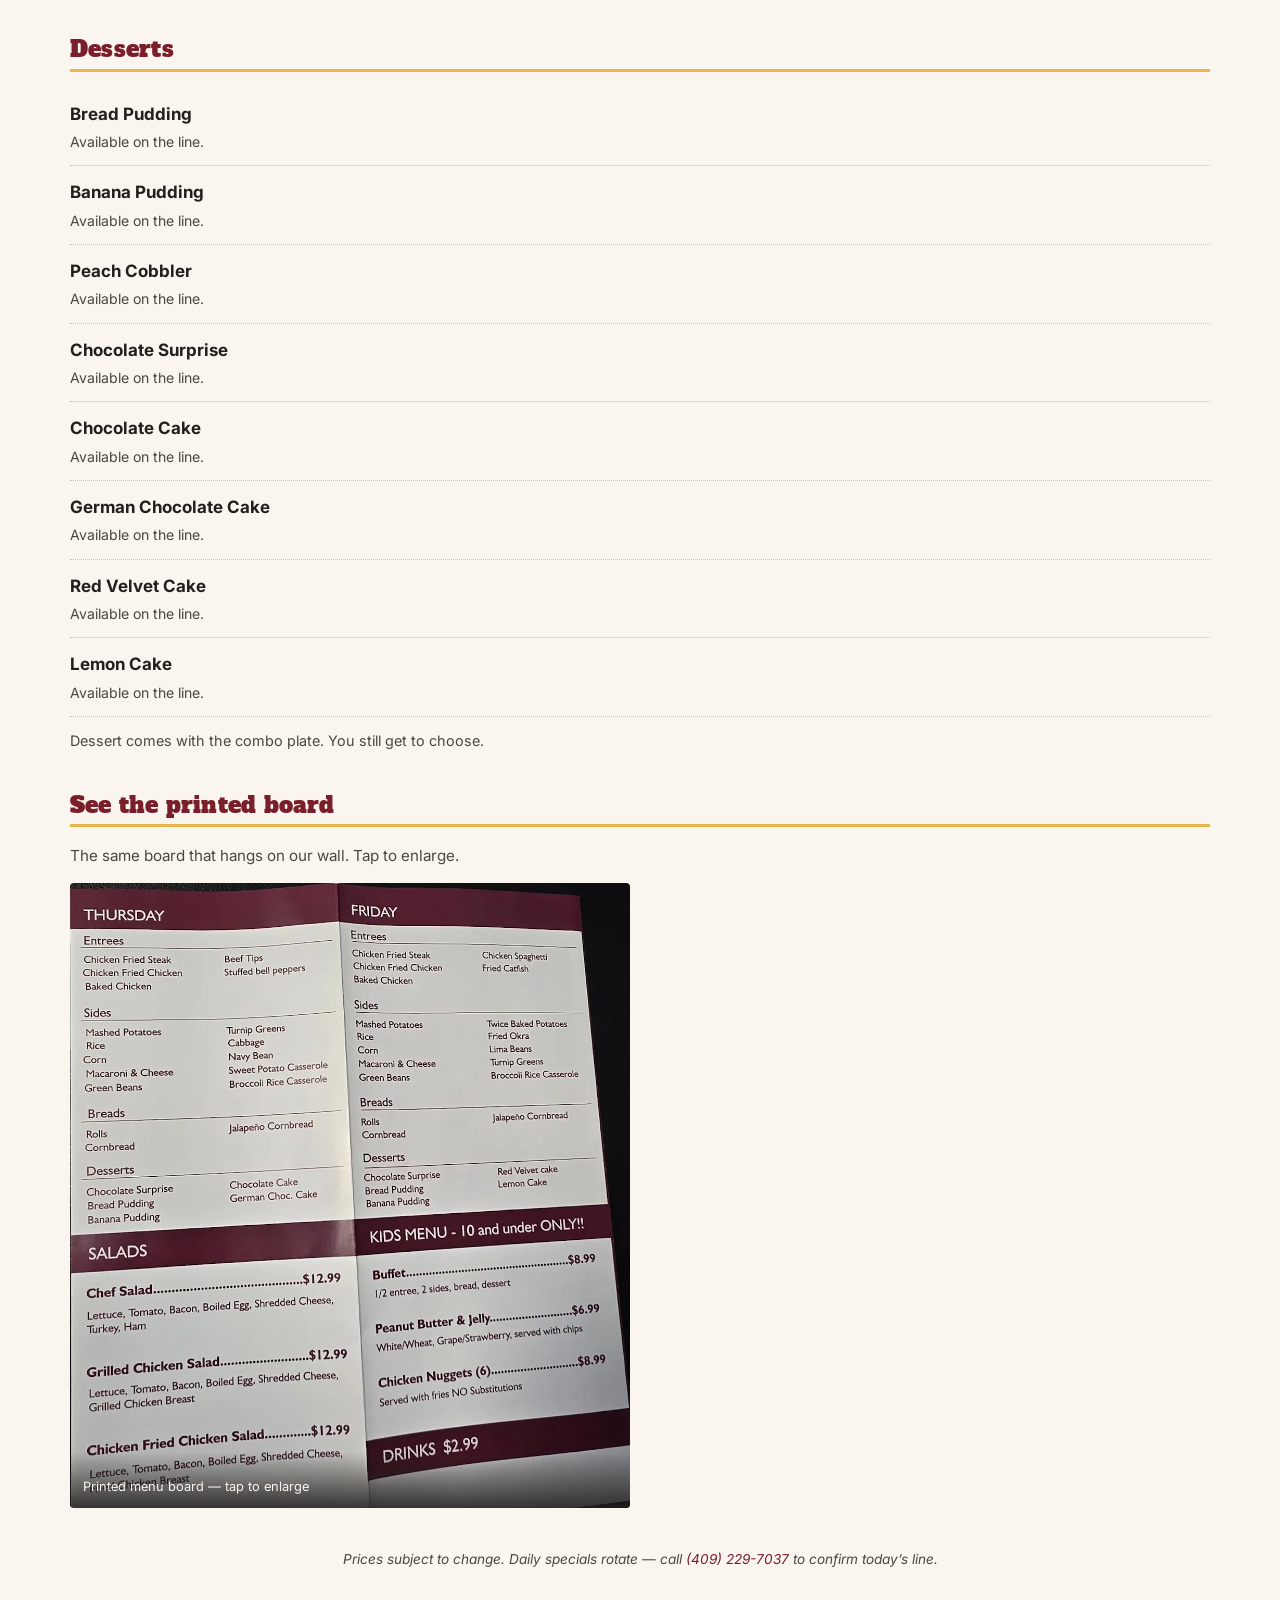
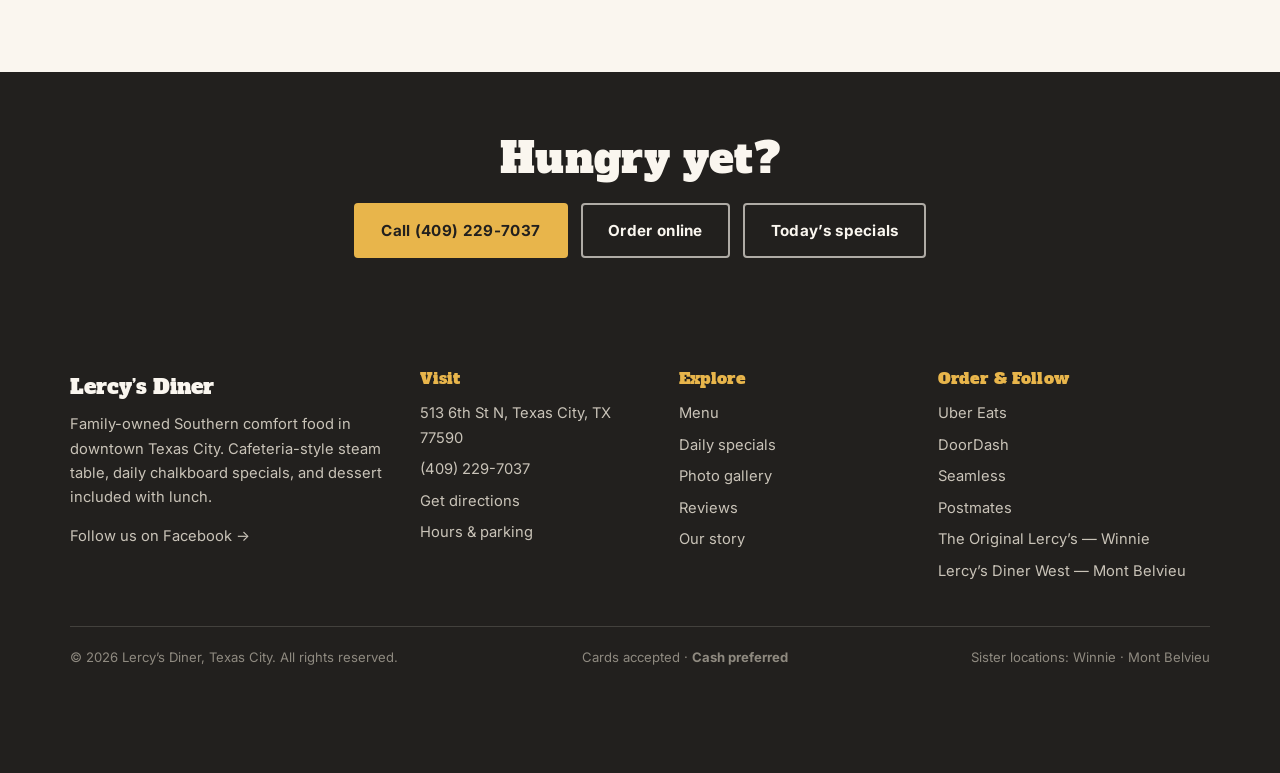
<file: menu.html>
<!DOCTYPE html>
<html lang="en">
<head>
  <meta charset="utf-8">
  <meta name="viewport" content="width=device-width, initial-scale=1">
  <title>Menu | Lercy's Diner Texas City</title>
  <meta name="description" content="Full menu for Lercy's Diner, 513 6th St N, Texas City. Steam-table entrees, sides, sandwiches, salads, kids menu and desserts. $14.99 combo plate lunch with dessert included.">
  <link rel="canonical" href="https://www.lercysdinertexascity.com/menu.html">
  <meta name="theme-color" content="#7B1E2B">

  <meta property="og:type" content="restaurant">
  <meta property="og:site_name" content="Lercy's Diner Texas City">
  <meta property="og:title" content="Menu | Lercy's Diner Texas City">
  <meta property="og:description" content="Full menu for Lercy's Diner, 513 6th St N, Texas City. Steam-table entrees, sides, sandwiches, salads, kids menu and desserts. $14.99 combo plate lunch with dessert included.">
  <meta property="og:image" content="https://www.lercysdinertexascity.com/images/steam-table-1.jpg">
  <meta property="og:url" content="https://www.lercysdinertexascity.com/menu.html">
  <meta name="twitter:card" content="summary_large_image">
  <meta name="twitter:title" content="Menu | Lercy's Diner Texas City">
  <meta name="twitter:description" content="Full menu for Lercy's Diner, 513 6th St N, Texas City. Steam-table entrees, sides, sandwiches, salads, kids menu and desserts. $14.99 combo plate lunch with dessert included.">
  <meta name="twitter:image" content="https://www.lercysdinertexascity.com/images/steam-table-1.jpg">

  <link rel="preconnect" href="https://fonts.googleapis.com">
  <link rel="preconnect" href="https://fonts.gstatic.com" crossorigin>
  <link href="https://fonts.googleapis.com/css2?family=Alfa+Slab+One&family=Caveat:wght@600&family=Inter:wght@400;500;600;700&display=swap" rel="stylesheet">
  <link rel="stylesheet" href="assets/css/styles.css">
  <link rel="icon" href="data:image/svg+xml,%3Csvg xmlns='http://www.w3.org/2000/svg' viewBox='0 0 32 32'%3E%3Ccircle cx='16' cy='16' r='16' fill='%237B1E2B'/%3E%3Ctext x='16' y='23' font-family='Georgia' font-size='20' fill='%23E8B54B' text-anchor='middle'%3EL%3C/text%3E%3C/svg%3E">

  <script type="application/ld+json">
{
  "@context": "https://schema.org",
  "@type": "Menu",
  "name": "Lercy's Diner Texas City Menu",
  "inLanguage": "en-US",
  "hasMenuSection": [
    {
      "@type": "MenuSection",
      "name": "Daily Steam Table",
      "description": "Cafeteria-style steam-table line. Special Combo Plate Lunch: 1 entree, 2 starches or vegetables, 1 bread of choice and 1 dessert for $14.99.",
      "hasMenuItem": [
        {
          "@type": "MenuItem",
          "name": "Chicken Fried Steak"
        },
        {
          "@type": "MenuItem",
          "name": "Chicken Fried Chicken"
        },
        {
          "@type": "MenuItem",
          "name": "Baked Chicken"
        },
        {
          "@type": "MenuItem",
          "name": "Chicken Spaghetti"
        },
        {
          "@type": "MenuItem",
          "name": "Beef Tips (over rice)"
        },
        {
          "@type": "MenuItem",
          "name": "Meatloaf"
        },
        {
          "@type": "MenuItem",
          "name": "Fried Catfish"
        },
        {
          "@type": "MenuItem",
          "name": "Smothered Pork Ribs"
        },
        {
          "@type": "MenuItem",
          "name": "Stuffed Bell Peppers"
        },
        {
          "@type": "MenuItem",
          "name": "Liver & Onions"
        },
        {
          "@type": "MenuItem",
          "name": "The Lercy Burger"
        }
      ]
    },
    {
      "@type": "MenuSection",
      "name": "Sandwiches and Salads",
      "hasMenuItem": [
        {
          "@type": "MenuItem",
          "name": "Cheeseburger",
          "offers": {
            "@type": "Offer",
            "price": "14.99",
            "priceCurrency": "USD"
          }
        },
        {
          "@type": "MenuItem",
          "name": "The Lercy Burger",
          "offers": {
            "@type": "Offer",
            "price": "14.99",
            "priceCurrency": "USD"
          }
        },
        {
          "@type": "MenuItem",
          "name": "Chicken Fried Steak Sandwich",
          "offers": {
            "@type": "Offer",
            "price": "12.99",
            "priceCurrency": "USD"
          }
        },
        {
          "@type": "MenuItem",
          "name": "Fried Chicken Sandwich",
          "offers": {
            "@type": "Offer",
            "price": "12.99",
            "priceCurrency": "USD"
          }
        },
        {
          "@type": "MenuItem",
          "name": "Club Sandwich",
          "offers": {
            "@type": "Offer",
            "price": "12.99",
            "priceCurrency": "USD"
          }
        },
        {
          "@type": "MenuItem",
          "name": "BLT",
          "offers": {
            "@type": "Offer",
            "price": "12.99",
            "priceCurrency": "USD"
          }
        },
        {
          "@type": "MenuItem",
          "name": "Chicken Salad Sandwich",
          "offers": {
            "@type": "Offer",
            "price": "12.99",
            "priceCurrency": "USD"
          }
        },
        {
          "@type": "MenuItem",
          "name": "Turkey Sandwich",
          "offers": {
            "@type": "Offer",
            "price": "10.99",
            "priceCurrency": "USD"
          }
        },
        {
          "@type": "MenuItem",
          "name": "Ham Sandwich",
          "offers": {
            "@type": "Offer",
            "price": "12.99",
            "priceCurrency": "USD"
          }
        },
        {
          "@type": "MenuItem",
          "name": "California Monkey",
          "offers": {
            "@type": "Offer",
            "price": "12.99",
            "priceCurrency": "USD"
          }
        },
        {
          "@type": "MenuItem",
          "name": "Fish Tacos (2)",
          "offers": {
            "@type": "Offer",
            "price": "12.99",
            "priceCurrency": "USD"
          }
        },
        {
          "@type": "MenuItem",
          "name": "Chef Salad",
          "offers": {
            "@type": "Offer",
            "price": "12.99",
            "priceCurrency": "USD"
          }
        },
        {
          "@type": "MenuItem",
          "name": "Grilled Chicken Salad",
          "offers": {
            "@type": "Offer",
            "price": "12.99",
            "priceCurrency": "USD"
          }
        },
        {
          "@type": "MenuItem",
          "name": "Chicken Fried Chicken Salad",
          "offers": {
            "@type": "Offer",
            "price": "12.99",
            "priceCurrency": "USD"
          }
        }
      ]
    },
    {
      "@type": "MenuSection",
      "name": "Kids Menu",
      "hasMenuItem": [
        {
          "@type": "MenuItem",
          "name": "Kids Buffet",
          "offers": {
            "@type": "Offer",
            "price": "8.99",
            "priceCurrency": "USD"
          }
        },
        {
          "@type": "MenuItem",
          "name": "Chicken Nuggets (6)",
          "offers": {
            "@type": "Offer",
            "price": "8.99",
            "priceCurrency": "USD"
          }
        },
        {
          "@type": "MenuItem",
          "name": "Peanut Butter &amp; Jelly",
          "offers": {
            "@type": "Offer",
            "price": "6.99",
            "priceCurrency": "USD"
          }
        }
      ]
    }
  ]
}
  </script>

</head>
<body>
  <a class="skip-link" href="#main">Skip to content</a>

  <div class="announce">
    Lunch only · Mon&ndash;Fri &amp; Sun · 10:30 AM &ndash; 2:00 PM &nbsp;·&nbsp;
    <a href="specials.html">See today&rsquo;s steam table</a> &nbsp;·&nbsp;
    <a href="tel:+14092297037">Call (409) 229-7037</a>
  </div>

  <header class="site-header">
    <div class="wrap nav">
      <a class="brand" href="index.html">
        <span class="brand__badge" aria-hidden="true">L</span>
        <span class="brand__text">Lercy&rsquo;s Diner<small>Texas City</small></span>
      </a>
      <button class="nav__toggle" type="button" aria-expanded="false" aria-controls="nav-links">
        <span></span><span></span><span></span>
        <span class="sr-only">Menu</span>
      </button>
      <ul class="nav__links" id="nav-links">
          <li><a href="index.html">Home</a></li>
          <li><a href="menu.html" aria-current="page">Menu</a></li>
          <li><a href="specials.html">Specials</a></li>
          <li><a href="about.html">About</a></li>
          <li><a href="gallery.html">Gallery</a></li>
          <li><a href="reviews.html">Reviews</a></li>
          <li><a href="visit.html">Visit Us</a></li>
      </ul>
      <div class="nav__cta">
        <a class="nav__phone" href="tel:+14092297037">&#9742; (409) 229-7037</a>
        <a class="btn btn--primary btn--sm" href="order.html">Order Online</a>
      </div>
    </div>
  </header>

  <main id="main">

    <div class="page-head">
      <div class="wrap">
        <p class="breadcrumb"><a href="index.html">Home</a> &rsaquo; Menu</p>
        <h1>Our Menu</h1>
        <p>Everything below is served the way it comes off the line &mdash; hot, fresh, and only while it lasts.</p>
      </div>
    </div>

    <section class="section">
      <div class="wrap">
        <div class="menu-tools">
          <label class="sr-only" for="menu-search">Search the menu</label>
          <input class="menu-search" id="menu-search" type="search"
                 placeholder="Search the menu &mdash; try &ldquo;catfish&rdquo; or &ldquo;cornbread&rdquo;">
        </div>

        <div class="tabs" role="tablist" aria-label="Menu sections">
          <button class="tab" role="tab" id="tab-steam" aria-controls="panel-steam"
                  aria-selected="true" tabindex="0" data-tab-id="steam">Daily Steam Table</button>
          <button class="tab" role="tab" id="tab-sandwiches" aria-controls="panel-sandwiches"
                  aria-selected="false" tabindex="-1" data-tab-id="sandwiches">Sandwiches &amp; Salads</button>
          <button class="tab" role="tab" id="tab-kids" aria-controls="panel-kids"
                  aria-selected="false" tabindex="-1" data-tab-id="kids">Kids &amp; Drinks</button>
        </div>

        <!-- ---------- PANEL 1: STEAM TABLE ---------- -->
        <div class="tabpanel" id="panel-steam" role="tabpanel" aria-labelledby="tab-steam">
          <div class="day-note">
            <strong>The lunch deal.</strong> Special Combo Plate Lunch &mdash;
            one entr&eacute;e, two starches or vegetables, a bread of choice, and a dessert.
            <strong>$14.99.</strong> Drink $2.99.
          </div>

          <div class="chalkboard" data-menu-group style="margin-bottom:2.5rem;">
            <h3>Entr&eacute;es &mdash; rotating daily</h3>
            <ul class="menu-list">
            <li class="menu-item" data-menu-item data-cat="entrees" data-search="chicken fried steak available on the line.">
              <span class="menu-item__name">Chicken Fried Steak</span>
              <span class="menu-item__price"></span>
              <p class="menu-item__desc">Available on the line.</p>
            </li>
            <li class="menu-item" data-menu-item data-cat="entrees" data-search="chicken fried chicken available on the line.">
              <span class="menu-item__name">Chicken Fried Chicken</span>
              <span class="menu-item__price"></span>
              <p class="menu-item__desc">Available on the line.</p>
            </li>
            <li class="menu-item" data-menu-item data-cat="entrees" data-search="baked chicken available on the line.">
              <span class="menu-item__name">Baked Chicken</span>
              <span class="menu-item__price"></span>
              <p class="menu-item__desc">Available on the line.</p>
            </li>
            <li class="menu-item" data-menu-item data-cat="entrees" data-search="chicken spaghetti available on the line.">
              <span class="menu-item__name">Chicken Spaghetti</span>
              <span class="menu-item__price"></span>
              <p class="menu-item__desc">Available on the line.</p>
            </li>
            <li class="menu-item" data-menu-item data-cat="entrees" data-search="beef tips (over rice) available on the line.">
              <span class="menu-item__name">Beef Tips (over rice)</span>
              <span class="menu-item__price"></span>
              <p class="menu-item__desc">Available on the line.</p>
            </li>
            <li class="menu-item" data-menu-item data-cat="entrees" data-search="meatloaf available on the line.">
              <span class="menu-item__name">Meatloaf</span>
              <span class="menu-item__price"></span>
              <p class="menu-item__desc">Available on the line.</p>
            </li>
            <li class="menu-item" data-menu-item data-cat="entrees" data-search="fried catfish available on the line.">
              <span class="menu-item__name">Fried Catfish</span>
              <span class="menu-item__price"></span>
              <p class="menu-item__desc">Available on the line.</p>
            </li>
            <li class="menu-item" data-menu-item data-cat="entrees" data-search="smothered pork ribs available on the line.">
              <span class="menu-item__name">Smothered Pork Ribs</span>
              <span class="menu-item__price"></span>
              <p class="menu-item__desc">Available on the line.</p>
            </li>
            <li class="menu-item" data-menu-item data-cat="entrees" data-search="stuffed bell peppers available on the line.">
              <span class="menu-item__name">Stuffed Bell Peppers</span>
              <span class="menu-item__price"></span>
              <p class="menu-item__desc">Available on the line.</p>
            </li>
            <li class="menu-item" data-menu-item data-cat="entrees" data-search="liver & onions available on the line.">
              <span class="menu-item__name">Liver & Onions</span>
              <span class="menu-item__price"></span>
              <p class="menu-item__desc">Available on the line.</p>
            </li>
            <li class="menu-item" data-menu-item data-cat="entrees" data-search="the lercy burger available on the line.">
              <span class="menu-item__name">The Lercy Burger</span>
              <span class="menu-item__price"></span>
              <p class="menu-item__desc">Available on the line.</p>
            </li>
            </ul>
          </div>

          <div class="menu-group" data-menu-group>
            <h3>Sides</h3>
            <ul class="menu-list">
            <li class="menu-item" data-menu-item data-cat="sides" data-search="mashed potatoes available on the line.">
              <span class="menu-item__name">Mashed Potatoes</span>
              <span class="menu-item__price"></span>
              <p class="menu-item__desc">Available on the line.</p>
            </li>
            <li class="menu-item" data-menu-item data-cat="sides" data-search="rice available on the line.">
              <span class="menu-item__name">Rice</span>
              <span class="menu-item__price"></span>
              <p class="menu-item__desc">Available on the line.</p>
            </li>
            <li class="menu-item" data-menu-item data-cat="sides" data-search="corn available on the line.">
              <span class="menu-item__name">Corn</span>
              <span class="menu-item__price"></span>
              <p class="menu-item__desc">Available on the line.</p>
            </li>
            <li class="menu-item" data-menu-item data-cat="sides" data-search="green beans available on the line.">
              <span class="menu-item__name">Green Beans</span>
              <span class="menu-item__price"></span>
              <p class="menu-item__desc">Available on the line.</p>
            </li>
            <li class="menu-item" data-menu-item data-cat="sides" data-search="macaroni & cheese available on the line.">
              <span class="menu-item__name">Macaroni & Cheese</span>
              <span class="menu-item__price"></span>
              <p class="menu-item__desc">Available on the line.</p>
            </li>
            <li class="menu-item" data-menu-item data-cat="sides" data-search="twice baked potatoes available on the line.">
              <span class="menu-item__name">Twice Baked Potatoes</span>
              <span class="menu-item__price"></span>
              <p class="menu-item__desc">Available on the line.</p>
            </li>
            <li class="menu-item" data-menu-item data-cat="sides" data-search="fried okra available on the line.">
              <span class="menu-item__name">Fried Okra</span>
              <span class="menu-item__price"></span>
              <p class="menu-item__desc">Available on the line.</p>
            </li>
            <li class="menu-item" data-menu-item data-cat="sides" data-search="lima beans available on the line.">
              <span class="menu-item__name">Lima Beans</span>
              <span class="menu-item__price"></span>
              <p class="menu-item__desc">Available on the line.</p>
            </li>
            <li class="menu-item" data-menu-item data-cat="sides" data-search="turnip greens available on the line.">
              <span class="menu-item__name">Turnip Greens</span>
              <span class="menu-item__price"></span>
              <p class="menu-item__desc">Available on the line.</p>
            </li>
            <li class="menu-item" data-menu-item data-cat="sides" data-search="cabbage available on the line.">
              <span class="menu-item__name">Cabbage</span>
              <span class="menu-item__price"></span>
              <p class="menu-item__desc">Available on the line.</p>
            </li>
            <li class="menu-item" data-menu-item data-cat="sides" data-search="navy beans available on the line.">
              <span class="menu-item__name">Navy Beans</span>
              <span class="menu-item__price"></span>
              <p class="menu-item__desc">Available on the line.</p>
            </li>
            <li class="menu-item" data-menu-item data-cat="sides" data-search="sweet potato casserole available on the line.">
              <span class="menu-item__name">Sweet Potato Casserole</span>
              <span class="menu-item__price"></span>
              <p class="menu-item__desc">Available on the line.</p>
            </li>
            <li class="menu-item" data-menu-item data-cat="sides" data-search="broccoli rice casserole available on the line.">
              <span class="menu-item__name">Broccoli Rice Casserole</span>
              <span class="menu-item__price"></span>
              <p class="menu-item__desc">Available on the line.</p>
            </li>
            <li class="menu-item" data-menu-item data-cat="sides" data-search="black eyed peas available on the line.">
              <span class="menu-item__name">Black Eyed Peas</span>
              <span class="menu-item__price"></span>
              <p class="menu-item__desc">Available on the line.</p>
            </li>
            </ul>
          </div>

          <div class="menu-group" data-menu-group>
            <h3>Breads</h3>
            <ul class="menu-list">
            <li class="menu-item" data-menu-item data-cat="breads" data-search="rolls choose one with your plate.">
              <span class="menu-item__name">Rolls</span>
              <span class="menu-item__price"></span>
              <p class="menu-item__desc">Choose one with your plate.</p>
            </li>
            <li class="menu-item" data-menu-item data-cat="breads" data-search="cornbread choose one with your plate.">
              <span class="menu-item__name">Cornbread</span>
              <span class="menu-item__price"></span>
              <p class="menu-item__desc">Choose one with your plate.</p>
            </li>
            <li class="menu-item" data-menu-item data-cat="breads" data-search="jalape&ntilde;o cornbread choose one with your plate.">
              <span class="menu-item__name">Jalape&ntilde;o Cornbread</span>
              <span class="menu-item__price"></span>
              <p class="menu-item__desc">Choose one with your plate.</p>
            </li>
            </ul>
          </div>

          <div class="menu-group" data-menu-group>
            <h3>Desserts</h3>
            <ul class="menu-list">
            <li class="menu-item" data-menu-item data-cat="desserts" data-search="bread pudding available on the line.">
              <span class="menu-item__name">Bread Pudding</span>
              <span class="menu-item__price"></span>
              <p class="menu-item__desc">Available on the line.</p>
            </li>
            <li class="menu-item" data-menu-item data-cat="desserts" data-search="banana pudding available on the line.">
              <span class="menu-item__name">Banana Pudding</span>
              <span class="menu-item__price"></span>
              <p class="menu-item__desc">Available on the line.</p>
            </li>
            <li class="menu-item" data-menu-item data-cat="desserts" data-search="peach cobbler available on the line.">
              <span class="menu-item__name">Peach Cobbler</span>
              <span class="menu-item__price"></span>
              <p class="menu-item__desc">Available on the line.</p>
            </li>
            <li class="menu-item" data-menu-item data-cat="desserts" data-search="chocolate surprise available on the line.">
              <span class="menu-item__name">Chocolate Surprise</span>
              <span class="menu-item__price"></span>
              <p class="menu-item__desc">Available on the line.</p>
            </li>
            <li class="menu-item" data-menu-item data-cat="desserts" data-search="chocolate cake available on the line.">
              <span class="menu-item__name">Chocolate Cake</span>
              <span class="menu-item__price"></span>
              <p class="menu-item__desc">Available on the line.</p>
            </li>
            <li class="menu-item" data-menu-item data-cat="desserts" data-search="german chocolate cake available on the line.">
              <span class="menu-item__name">German Chocolate Cake</span>
              <span class="menu-item__price"></span>
              <p class="menu-item__desc">Available on the line.</p>
            </li>
            <li class="menu-item" data-menu-item data-cat="desserts" data-search="red velvet cake available on the line.">
              <span class="menu-item__name">Red Velvet Cake</span>
              <span class="menu-item__price"></span>
              <p class="menu-item__desc">Available on the line.</p>
            </li>
            <li class="menu-item" data-menu-item data-cat="desserts" data-search="lemon cake available on the line.">
              <span class="menu-item__name">Lemon Cake</span>
              <span class="menu-item__price"></span>
              <p class="menu-item__desc">Available on the line.</p>
            </li>
            </ul>
            <p style="font-size:.9rem;color:var(--charcoal-soft);margin-top:.75rem;">
              Dessert comes with the combo plate. You still get to choose.
            </p>
          </div>

          <div class="menu-group">
            <h3>See the printed board</h3>
            <p style="font-size:.95rem;color:var(--charcoal-soft);">
              The same board that hangs on our wall. Tap to enlarge.
            </p>
            <button class="gallery__item" type="button" style="max-width:560px;"
                    data-gallery-item data-cat="specials"
                    data-caption="The printed Thursday and Friday menu board at Lercy's Diner Texas City.">
              <picture>
        <source srcset="images/menu-board.webp" type="image/webp">
        <img src="images/menu-board.jpg" alt="The printed Thursday and Friday menu board at Lercy's Diner Texas City, listing entrees, sides, breads, desserts, salads and the kids menu." loading="lazy" decoding="async" class="" sizes="(max-width:620px) 100vw, 560px">
      </picture>
              <span class="gallery__cap">Printed menu board &mdash; tap to enlarge</span>
            </button>
          </div>
        </div>

        <!-- ---------- PANEL 2: SANDWICHES ---------- -->
        <div class="tabpanel" id="panel-sandwiches" role="tabpanel" aria-labelledby="tab-sandwiches" hidden>
          <div class="menu-group" data-menu-group>
            <h3>Burgers</h3>
            <ul class="menu-list">
            <li class="menu-item" data-menu-item data-cat="burgers" data-search="cheeseburger sourdough bun, &frac12; lb beef, lettuce, tomato, mayo/mustard. served with fries.">
              <span class="menu-item__name">Cheeseburger</span>
              <span class="menu-item__price">$14.99</span>
              <p class="menu-item__desc">Sourdough bun, &frac12; lb beef, lettuce, tomato, mayo/mustard. Served with fries.</p>
            </li>
            <li class="menu-item" data-menu-item data-cat="burgers" data-search="the lercy burger &frac12; lb fresh, never-frozen beef, made to order.">
              <span class="menu-item__name">The Lercy Burger</span>
              <span class="menu-item__price">$14.99</span>
              <p class="menu-item__desc">&frac12; lb fresh, never-frozen beef, made to order.</p>
            </li>
            </ul>
          </div>
          <div class="menu-group" data-menu-group>
            <h3>Sandwiches</h3>
            <ul class="menu-list">
            <li class="menu-item" data-menu-item data-cat="sandwiches" data-search="chicken fried steak sandwich breaded and fried beef cutlet on a bun.">
              <span class="menu-item__name">Chicken Fried Steak Sandwich</span>
              <span class="menu-item__price">$12.99</span>
              <p class="menu-item__desc">Breaded and fried beef cutlet on a bun.</p>
            </li>
            <li class="menu-item" data-menu-item data-cat="sandwiches" data-search="fried chicken sandwich crispy chicken breast on a soft bun.">
              <span class="menu-item__name">Fried Chicken Sandwich</span>
              <span class="menu-item__price">$12.99</span>
              <p class="menu-item__desc">Crispy chicken breast on a soft bun.</p>
            </li>
            <li class="menu-item" data-menu-item data-cat="sandwiches" data-search="club sandwich triple-decker: turkey, bacon, lettuce, tomato.">
              <span class="menu-item__name">Club Sandwich</span>
              <span class="menu-item__price">$12.99</span>
              <p class="menu-item__desc">Triple-decker: turkey, bacon, lettuce, tomato.</p>
            </li>
            <li class="menu-item" data-menu-item data-cat="sandwiches" data-search="blt crisp bacon, fresh lettuce, juicy tomato on toasted bread.">
              <span class="menu-item__name">BLT</span>
              <span class="menu-item__price">$12.99</span>
              <p class="menu-item__desc">Crisp bacon, fresh lettuce, juicy tomato on toasted bread.</p>
            </li>
            <li class="menu-item" data-menu-item data-cat="sandwiches" data-search="chicken salad sandwich tender chicken mixed with greens, served on bread.">
              <span class="menu-item__name">Chicken Salad Sandwich</span>
              <span class="menu-item__price">$12.99</span>
              <p class="menu-item__desc">Tender chicken mixed with greens, served on bread.</p>
            </li>
            <li class="menu-item" data-menu-item data-cat="sandwiches" data-search="turkey sandwich sliced turkey.">
              <span class="menu-item__name">Turkey Sandwich</span>
              <span class="menu-item__price">$10.99</span>
              <p class="menu-item__desc">Sliced turkey.</p>
            </li>
            <li class="menu-item" data-menu-item data-cat="sandwiches" data-search="ham sandwich sliced ham.">
              <span class="menu-item__name">Ham Sandwich</span>
              <span class="menu-item__price">$12.99</span>
              <p class="menu-item__desc">Sliced ham.</p>
            </li>
            <li class="menu-item" data-menu-item data-cat="sandwiches" data-search="california monkey turkey or ham with cream cheese, lettuce, tomato and avocado on a croissant.">
              <span class="menu-item__name">California Monkey</span>
              <span class="menu-item__price">$12.99</span>
              <p class="menu-item__desc">Turkey or ham with cream cheese, lettuce, tomato and avocado on a croissant.</p>
            </li>
            <li class="menu-item" data-menu-item data-cat="sandwiches" data-search="fish tacos (2) crisp tacos filled with fish.">
              <span class="menu-item__name">Fish Tacos (2)</span>
              <span class="menu-item__price">$12.99</span>
              <p class="menu-item__desc">Crisp tacos filled with fish.</p>
            </li>
            </ul>
          </div>
          <div class="menu-group" data-menu-group>
            <h3>Salads</h3>
            <ul class="menu-list">
            <li class="menu-item" data-menu-item data-cat="salads" data-search="chef salad lettuce, tomato, bacon, boiled egg, shredded cheese, turkey, ham.">
              <span class="menu-item__name">Chef Salad</span>
              <span class="menu-item__price">$12.99</span>
              <p class="menu-item__desc">Lettuce, tomato, bacon, boiled egg, shredded cheese, turkey, ham.</p>
            </li>
            <li class="menu-item" data-menu-item data-cat="salads" data-search="grilled chicken salad lettuce, tomato, bacon, boiled egg, shredded cheese, grilled chicken breast.">
              <span class="menu-item__name">Grilled Chicken Salad</span>
              <span class="menu-item__price">$12.99</span>
              <p class="menu-item__desc">Lettuce, tomato, bacon, boiled egg, shredded cheese, grilled chicken breast.</p>
            </li>
            <li class="menu-item" data-menu-item data-cat="salads" data-search="chicken fried chicken salad lettuce, tomato, bacon, boiled egg, shredded cheese, fried chicken breast.">
              <span class="menu-item__name">Chicken Fried Chicken Salad</span>
              <span class="menu-item__price">$12.99</span>
              <p class="menu-item__desc">Lettuce, tomato, bacon, boiled egg, shredded cheese, fried chicken breast.</p>
            </li>
            </ul>
          </div>
        </div>

        <!-- ---------- PANEL 3: KIDS & DRINKS ---------- -->
        <div class="tabpanel" id="panel-kids" role="tabpanel" aria-labelledby="tab-kids" hidden>
          <div class="day-note">
            Kids menu is for ages <strong>10 and under only</strong>.
          </div>
          <div class="menu-group" data-menu-group>
            <h3>Kids Menu</h3>
            <ul class="menu-list">
            <li class="menu-item" data-menu-item data-cat="kids" data-search="kids buffet &frac12; entree, 2 sides, bread, dessert.">
              <span class="menu-item__name">Kids Buffet</span>
              <span class="menu-item__price">$8.99</span>
              <p class="menu-item__desc">&frac12; entree, 2 sides, bread, dessert.</p>
            </li>
            <li class="menu-item" data-menu-item data-cat="kids" data-search="chicken nuggets (6) served with fries. no substitutions.">
              <span class="menu-item__name">Chicken Nuggets (6)</span>
              <span class="menu-item__price">$8.99</span>
              <p class="menu-item__desc">Served with fries. No substitutions.</p>
            </li>
            <li class="menu-item" data-menu-item data-cat="kids" data-search="peanut butter &amp; jelly white or wheat, grape or strawberry, served with chips.">
              <span class="menu-item__name">Peanut Butter &amp; Jelly</span>
              <span class="menu-item__price">$6.99</span>
              <p class="menu-item__desc">White or wheat, grape or strawberry, served with chips.</p>
            </li>
            </ul>
          </div>
          <div class="menu-group" data-menu-group>
            <h3>Drinks</h3>
            <ul class="menu-list">
            <li class="menu-item" data-menu-item data-cat="drinks" data-search="sweet tea brewed fresh. the house standard.">
              <span class="menu-item__name">Sweet Tea</span>
              <span class="menu-item__price">$2.99</span>
              <p class="menu-item__desc">Brewed fresh. The house standard.</p>
            </li>
            <li class="menu-item" data-menu-item data-cat="drinks" data-search="unsweet tea for the purists.">
              <span class="menu-item__name">Unsweet Tea</span>
              <span class="menu-item__price">$2.99</span>
              <p class="menu-item__desc">For the purists.</p>
            </li>
            <li class="menu-item" data-menu-item data-cat="drinks" data-search="soft drinks coke products.">
              <span class="menu-item__name">Soft Drinks</span>
              <span class="menu-item__price">$2.99</span>
              <p class="menu-item__desc">Coke products.</p>
            </li>
            <li class="menu-item" data-menu-item data-cat="drinks" data-search="tea by the gallon take a gallon of sweet or unsweet tea home. ask at the counter.">
              <span class="menu-item__name">Tea by the Gallon</span>
              <span class="menu-item__price">&mdash;</span>
              <p class="menu-item__desc">Take a gallon of sweet or unsweet tea home. Ask at the counter.</p>
            </li>
            </ul>
            <p style="font-size:.9rem;color:var(--charcoal-soft);margin-top:.75rem;">
              You know you&rsquo;re in a Texas diner when there&rsquo;s tons of sweet and
              unsweet tea brewed.
            </p>
          </div>
        </div>

        <p class="disclaimer" id="menu-empty" hidden>
          Nothing matched that search. Try a shorter word, or
          <a href="tel:+14092297037">call us at (409) 229-7037</a>.
        </p>

        <p class="disclaimer mt-2">
          Prices subject to change. Daily specials rotate &mdash; call
          <a href="tel:+14092297037">(409) 229-7037</a> to confirm today&rsquo;s line.
        </p>
      </div>
    </section>

    <section class="cta-band">
      <div class="wrap">
        <h2>Hungry yet?</h2>
        <div class="btn-row">
          <a class="btn btn--gold" href="tel:+14092297037">Call (409) 229-7037</a>
          <a class="btn btn--ghost" href="order.html">Order online</a>
          <a class="btn btn--ghost" href="specials.html">Today&rsquo;s specials</a>
        </div>
      </div>
    </section>

  <div class="lightbox" id="lightbox" role="dialog" aria-modal="true" aria-label="Photo viewer" aria-hidden="true">
    <button class="lightbox__close" type="button" aria-label="Close photo viewer">&#10005;</button>
    <button class="lightbox__prev" type="button" aria-label="Previous photo">&#8249;</button>
    <button class="lightbox__next" type="button" aria-label="Next photo">&#8250;</button>
    <div class="lightbox__inner">
      <img class="lightbox__img" src="images/steam-table-1.jpg" alt="Enlarged photo from Lercy's Diner Texas City">
      <p class="lightbox__cap"></p>
    </div>
  </div>


  </main>

  <footer class="site-footer">
    <div class="wrap">
      <div class="footer-grid">
        <div>
          <p class="footer-brand">Lercy&rsquo;s Diner</p>
          <p>Family-owned Southern comfort food in downtown Texas City. Cafeteria-style
             steam table, daily chalkboard specials, and dessert included with lunch.</p>
          <p><a href="https://www.facebook.com/p/Lercys-Diner-Texas-City-61573878666573/" rel="noopener" target="_blank">Follow us on Facebook &rarr;</a></p>
          <!-- Instagram: no confirmed Texas City account. Add here once verified.
          <p><a href="#" rel="noopener" target="_blank">Instagram</a></p>
          -->
        </div>
        <div>
          <h4>Visit</h4>
          <ul>
            <li>513 6th St N, Texas City, TX 77590</li>
            <li><a href="tel:+14092297037">(409) 229-7037</a></li>
            <li><a href="https://www.google.com/maps/dir/?api=1&destination=513+6th+St+N+Texas+City+TX+77590" rel="noopener" target="_blank">Get directions</a></li>
            <li><a href="visit.html">Hours &amp; parking</a></li>
          </ul>
        </div>
        <div>
          <h4>Explore</h4>
          <ul>
            <li><a href="menu.html">Menu</a></li>
            <li><a href="specials.html">Daily specials</a></li>
            <li><a href="gallery.html">Photo gallery</a></li>
            <li><a href="reviews.html">Reviews</a></li>
            <li><a href="about.html">Our story</a></li>
          </ul>
        </div>
        <div>
          <h4>Order &amp; Follow</h4>
          <ul>
            <li><a href="https://www.ubereats.com/store/lercys-diner-texas-city-513-6th-st-n/yXhqg0GhWDCRyKL9rrjQww" rel="noopener" target="_blank">Uber Eats</a></li>
            <li><a href="https://www.doordash.com/store/lercys-diner-texas-city-39602713" rel="noopener" target="_blank">DoorDash</a></li>
            <li><a href="https://www.seamless.com/menu/lercys-diner-texas-city-513-6th-st-n-texas-city/13349072" rel="noopener" target="_blank">Seamless</a></li>
            <li><a href="https://postmates.com/store/lercys-diner-texas-city-513-6th-st-n/yXhqg0GhWDCRyKL9rrjQww" rel="noopener" target="_blank">Postmates</a></li>
            <li><a href="https://www.facebook.com/originallercys" rel="noopener" target="_blank">The Original Lercy&rsquo;s &mdash; Winnie</a></li>
            <li><a href="https://www.facebook.com/lercysdinerwest" rel="noopener" target="_blank">Lercy&rsquo;s Diner West &mdash; Mont Belvieu</a></li>
          </ul>
        </div>
      </div>
      <div class="footer-bottom">
        <span>&copy; <span id="yr">2025</span> Lercy&rsquo;s Diner, Texas City. All rights reserved.</span>
        <span>Cards accepted &middot; <strong>Cash preferred</strong></span>
        <span>Sister locations: Winnie &middot; Mont Belvieu</span>
      </div>
    </div>
  </footer>

  <nav class="mobile-bar" aria-label="Quick actions">
    <a href="tel:+14092297037"><span aria-hidden="true">&#9742;</span>Call</a>
    <a href="https://www.google.com/maps/dir/?api=1&destination=513+6th+St+N+Texas+City+TX+77590" rel="noopener" target="_blank"><span aria-hidden="true">&#10132;</span>Directions</a>
    <a href="order.html"><span aria-hidden="true">&#127860;</span>Order</a>
  </nav>


  <script src="assets/js/specials-data.js"></script>
  <script src="assets/js/main.js"></script>
  <script>document.getElementById('yr').textContent = new Date().getFullYear();</script>
</body>
</html>
</file>
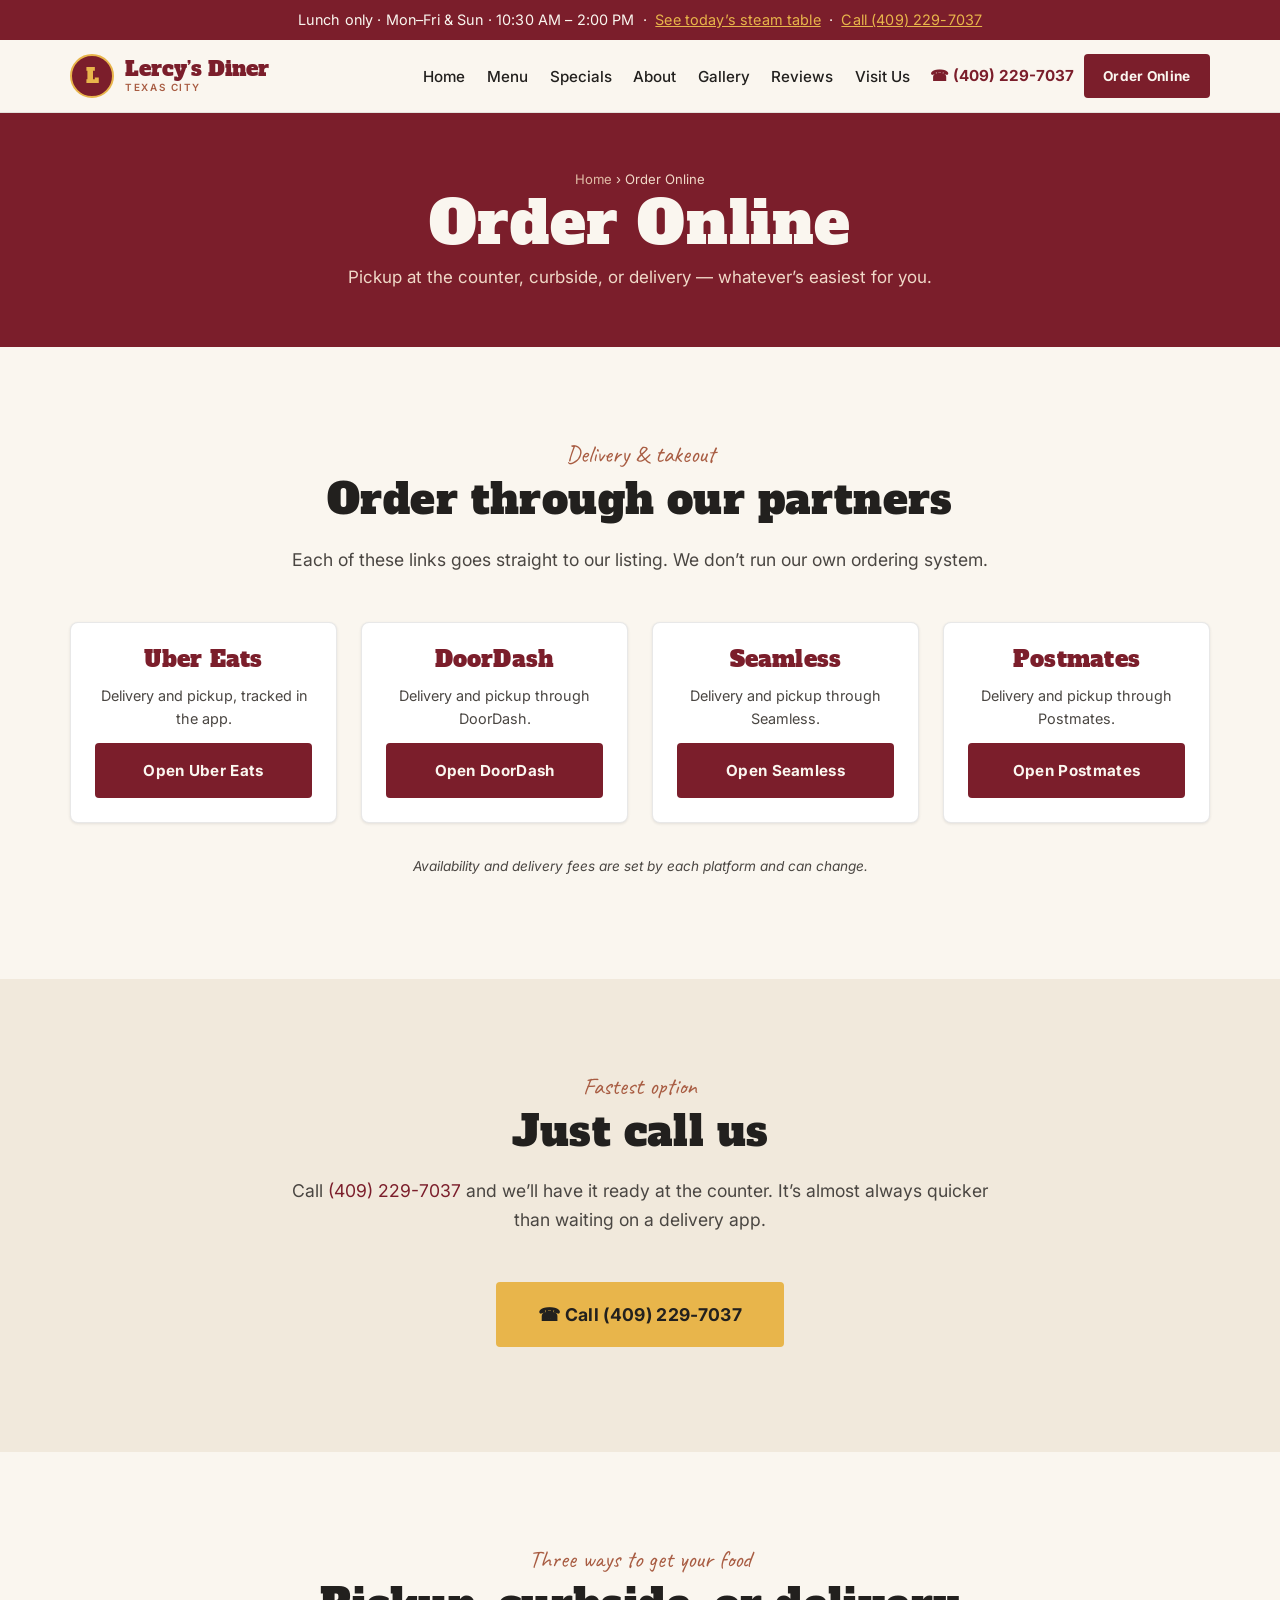
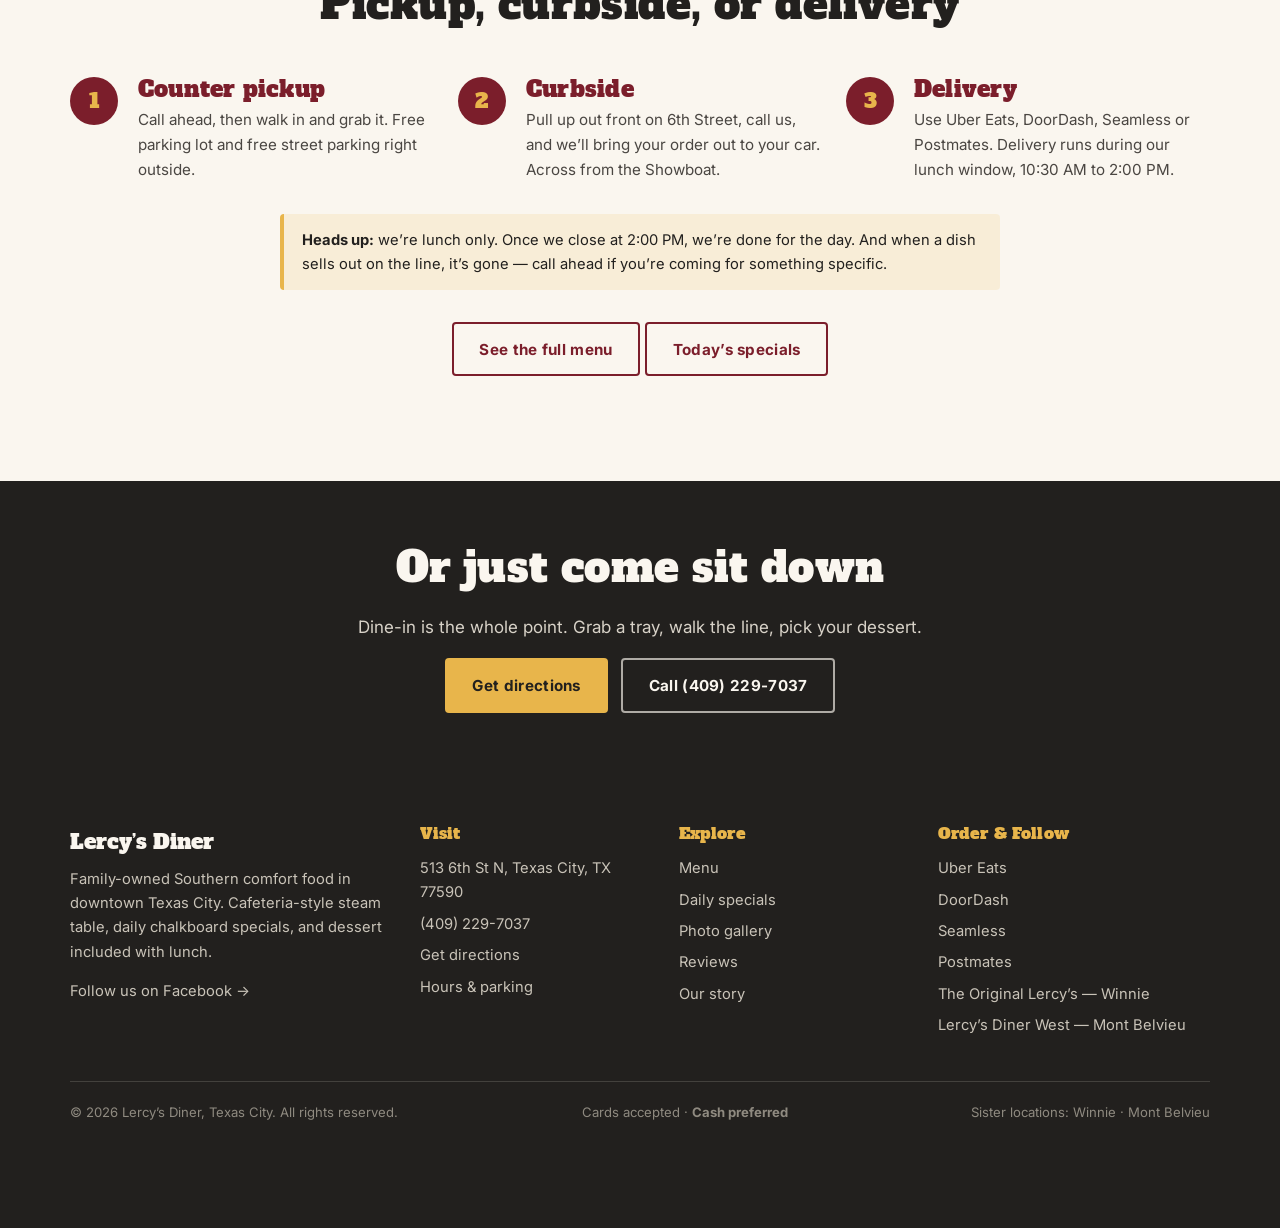
<file: order.html>
<!DOCTYPE html>
<html lang="en">
<head>
  <meta charset="utf-8">
  <meta name="viewport" content="width=device-width, initial-scale=1">
  <title>Order Online | Lercy's Diner Texas City</title>
  <meta name="description" content="Order Lercy's Diner Texas City online through Uber Eats, DoorDash, Seamless or Postmates. Or call (409) 229-7037 for counter pickup and curbside.">
  <link rel="canonical" href="https://www.lercysdinertexascity.com/order.html">
  <meta name="theme-color" content="#7B1E2B">

  <meta property="og:type" content="restaurant">
  <meta property="og:site_name" content="Lercy's Diner Texas City">
  <meta property="og:title" content="Order Online | Lercy's Diner Texas City">
  <meta property="og:description" content="Order Lercy's Diner Texas City online through Uber Eats, DoorDash, Seamless or Postmates. Or call (409) 229-7037 for counter pickup and curbside.">
  <meta property="og:image" content="https://www.lercysdinertexascity.com/images/steam-table-1.jpg">
  <meta property="og:url" content="https://www.lercysdinertexascity.com/order.html">
  <meta name="twitter:card" content="summary_large_image">
  <meta name="twitter:title" content="Order Online | Lercy's Diner Texas City">
  <meta name="twitter:description" content="Order Lercy's Diner Texas City online through Uber Eats, DoorDash, Seamless or Postmates. Or call (409) 229-7037 for counter pickup and curbside.">
  <meta name="twitter:image" content="https://www.lercysdinertexascity.com/images/steam-table-1.jpg">

  <link rel="preconnect" href="https://fonts.googleapis.com">
  <link rel="preconnect" href="https://fonts.gstatic.com" crossorigin>
  <link href="https://fonts.googleapis.com/css2?family=Alfa+Slab+One&family=Caveat:wght@600&family=Inter:wght@400;500;600;700&display=swap" rel="stylesheet">
  <link rel="stylesheet" href="assets/css/styles.css">
  <link rel="icon" href="data:image/svg+xml,%3Csvg xmlns='http://www.w3.org/2000/svg' viewBox='0 0 32 32'%3E%3Ccircle cx='16' cy='16' r='16' fill='%237B1E2B'/%3E%3Ctext x='16' y='23' font-family='Georgia' font-size='20' fill='%23E8B54B' text-anchor='middle'%3EL%3C/text%3E%3C/svg%3E">

</head>
<body>
  <a class="skip-link" href="#main">Skip to content</a>

  <div class="announce">
    Lunch only · Mon&ndash;Fri &amp; Sun · 10:30 AM &ndash; 2:00 PM &nbsp;·&nbsp;
    <a href="specials.html">See today&rsquo;s steam table</a> &nbsp;·&nbsp;
    <a href="tel:+14092297037">Call (409) 229-7037</a>
  </div>

  <header class="site-header">
    <div class="wrap nav">
      <a class="brand" href="index.html">
        <span class="brand__badge" aria-hidden="true">L</span>
        <span class="brand__text">Lercy&rsquo;s Diner<small>Texas City</small></span>
      </a>
      <button class="nav__toggle" type="button" aria-expanded="false" aria-controls="nav-links">
        <span></span><span></span><span></span>
        <span class="sr-only">Menu</span>
      </button>
      <ul class="nav__links" id="nav-links">
          <li><a href="index.html">Home</a></li>
          <li><a href="menu.html">Menu</a></li>
          <li><a href="specials.html">Specials</a></li>
          <li><a href="about.html">About</a></li>
          <li><a href="gallery.html">Gallery</a></li>
          <li><a href="reviews.html">Reviews</a></li>
          <li><a href="visit.html">Visit Us</a></li>
      </ul>
      <div class="nav__cta">
        <a class="nav__phone" href="tel:+14092297037">&#9742; (409) 229-7037</a>
        <a class="btn btn--primary btn--sm" href="order.html">Order Online</a>
      </div>
    </div>
  </header>

  <main id="main">

    <div class="page-head">
      <div class="wrap">
        <p class="breadcrumb"><a href="index.html">Home</a> &rsaquo; Order Online</p>
        <h1>Order Online</h1>
        <p>Pickup at the counter, curbside, or delivery &mdash; whatever&rsquo;s easiest for you.</p>
      </div>
    </div>

    <section class="section">
      <div class="wrap">
        <div class="section-head reveal">
          <span class="eyebrow">Delivery &amp; takeout</span>
          <h2>Order through our partners</h2>
          <p class="lede">Each of these links goes straight to our listing. We don&rsquo;t run our own ordering system.</p>
        </div>
        <div class="grid grid--4">
          <div class="order-card reveal">
            <h3>Uber Eats</h3>
            <p>Delivery and pickup, tracked in the app.</p>
            <a class="btn btn--primary btn--block" href="https://www.ubereats.com/store/lercys-diner-texas-city-513-6th-st-n/yXhqg0GhWDCRyKL9rrjQww" rel="noopener" target="_blank">Open Uber Eats</a>
          </div>
          <div class="order-card reveal">
            <h3>DoorDash</h3>
            <p>Delivery and pickup through DoorDash.</p>
            <a class="btn btn--primary btn--block" href="https://www.doordash.com/store/lercys-diner-texas-city-39602713" rel="noopener" target="_blank">Open DoorDash</a>
          </div>
          <div class="order-card reveal">
            <h3>Seamless</h3>
            <p>Delivery and pickup through Seamless.</p>
            <a class="btn btn--primary btn--block" href="https://www.seamless.com/menu/lercys-diner-texas-city-513-6th-st-n-texas-city/13349072" rel="noopener" target="_blank">Open Seamless</a>
          </div>
          <div class="order-card reveal">
            <h3>Postmates</h3>
            <p>Delivery and pickup through Postmates.</p>
            <a class="btn btn--primary btn--block" href="https://postmates.com/store/lercys-diner-texas-city-513-6th-st-n/yXhqg0GhWDCRyKL9rrjQww" rel="noopener" target="_blank">Open Postmates</a>
          </div>
        </div>
        <p class="disclaimer mt-2">
          Availability and delivery fees are set by each platform and can change.
        </p>
      </div>
    </section>

    <section class="section section--cream-deep">
      <div class="wrap" style="max-width:820px;">
        <div class="section-head reveal">
          <span class="eyebrow">Fastest option</span>
          <h2>Just call us</h2>
          <p class="lede">
            Call <a href="tel:+14092297037">(409) 229-7037</a> and we&rsquo;ll have it ready at the counter.
            It&rsquo;s almost always quicker than waiting on a delivery app.
          </p>
        </div>
        <p class="text-center reveal">
          <a class="btn btn--gold" href="tel:+14092297037" style="font-size:1.1rem;padding:1rem 2.5rem;">
            &#9742; Call (409) 229-7037
          </a>
        </p>
      </div>
    </section>

    <section class="section">
      <div class="wrap">
        <div class="section-head reveal">
          <span class="eyebrow">Three ways to get your food</span>
          <h2>Pickup, curbside, or delivery</h2>
        </div>
        <div class="grid grid--3 steps">
          <div class="step reveal">
            <h3>Counter pickup</h3>
            <p>Call ahead, then walk in and grab it. Free parking lot and free street parking
               right outside.</p>
          </div>
          <div class="step reveal">
            <h3>Curbside</h3>
            <p>Pull up out front on 6th Street, call us, and we&rsquo;ll bring your order out
               to your car. Across from the Showboat.</p>
          </div>
          <div class="step reveal">
            <h3>Delivery</h3>
            <p>Use Uber Eats, DoorDash, Seamless or Postmates. Delivery runs during our
               lunch window, 10:30 AM to 2:00 PM.</p>
          </div>
        </div>

        <div class="day-note mt-2 reveal" style="max-width:720px;margin-left:auto;margin-right:auto;">
          <strong>Heads up:</strong> we&rsquo;re lunch only. Once we close at 2:00 PM,
          we&rsquo;re done for the day. And when a dish sells out on the line, it&rsquo;s
          gone &mdash; call ahead if you&rsquo;re coming for something specific.
        </div>

        <p class="text-center mt-2 reveal">
          <a class="btn btn--outline" href="menu.html">See the full menu</a>
          <a class="btn btn--outline" href="specials.html">Today&rsquo;s specials</a>
        </p>
      </div>
    </section>

    <section class="cta-band">
      <div class="wrap">
        <h2>Or just come sit down</h2>
        <p style="color:#D8D2C8;">Dine-in is the whole point. Grab a tray, walk the line, pick your dessert.</p>
        <div class="btn-row">
          <a class="btn btn--gold" href="https://www.google.com/maps/dir/?api=1&destination=513+6th+St+N+Texas+City+TX+77590" rel="noopener" target="_blank">Get directions</a>
          <a class="btn btn--ghost" href="tel:+14092297037">Call (409) 229-7037</a>
        </div>
      </div>
    </section>

  </main>

  <footer class="site-footer">
    <div class="wrap">
      <div class="footer-grid">
        <div>
          <p class="footer-brand">Lercy&rsquo;s Diner</p>
          <p>Family-owned Southern comfort food in downtown Texas City. Cafeteria-style
             steam table, daily chalkboard specials, and dessert included with lunch.</p>
          <p><a href="https://www.facebook.com/p/Lercys-Diner-Texas-City-61573878666573/" rel="noopener" target="_blank">Follow us on Facebook &rarr;</a></p>
          <!-- Instagram: no confirmed Texas City account. Add here once verified.
          <p><a href="#" rel="noopener" target="_blank">Instagram</a></p>
          -->
        </div>
        <div>
          <h4>Visit</h4>
          <ul>
            <li>513 6th St N, Texas City, TX 77590</li>
            <li><a href="tel:+14092297037">(409) 229-7037</a></li>
            <li><a href="https://www.google.com/maps/dir/?api=1&destination=513+6th+St+N+Texas+City+TX+77590" rel="noopener" target="_blank">Get directions</a></li>
            <li><a href="visit.html">Hours &amp; parking</a></li>
          </ul>
        </div>
        <div>
          <h4>Explore</h4>
          <ul>
            <li><a href="menu.html">Menu</a></li>
            <li><a href="specials.html">Daily specials</a></li>
            <li><a href="gallery.html">Photo gallery</a></li>
            <li><a href="reviews.html">Reviews</a></li>
            <li><a href="about.html">Our story</a></li>
          </ul>
        </div>
        <div>
          <h4>Order &amp; Follow</h4>
          <ul>
            <li><a href="https://www.ubereats.com/store/lercys-diner-texas-city-513-6th-st-n/yXhqg0GhWDCRyKL9rrjQww" rel="noopener" target="_blank">Uber Eats</a></li>
            <li><a href="https://www.doordash.com/store/lercys-diner-texas-city-39602713" rel="noopener" target="_blank">DoorDash</a></li>
            <li><a href="https://www.seamless.com/menu/lercys-diner-texas-city-513-6th-st-n-texas-city/13349072" rel="noopener" target="_blank">Seamless</a></li>
            <li><a href="https://postmates.com/store/lercys-diner-texas-city-513-6th-st-n/yXhqg0GhWDCRyKL9rrjQww" rel="noopener" target="_blank">Postmates</a></li>
            <li><a href="https://www.facebook.com/originallercys" rel="noopener" target="_blank">The Original Lercy&rsquo;s &mdash; Winnie</a></li>
            <li><a href="https://www.facebook.com/lercysdinerwest" rel="noopener" target="_blank">Lercy&rsquo;s Diner West &mdash; Mont Belvieu</a></li>
          </ul>
        </div>
      </div>
      <div class="footer-bottom">
        <span>&copy; <span id="yr">2025</span> Lercy&rsquo;s Diner, Texas City. All rights reserved.</span>
        <span>Cards accepted &middot; <strong>Cash preferred</strong></span>
        <span>Sister locations: Winnie &middot; Mont Belvieu</span>
      </div>
    </div>
  </footer>

  <nav class="mobile-bar" aria-label="Quick actions">
    <a href="tel:+14092297037"><span aria-hidden="true">&#9742;</span>Call</a>
    <a href="https://www.google.com/maps/dir/?api=1&destination=513+6th+St+N+Texas+City+TX+77590" rel="noopener" target="_blank"><span aria-hidden="true">&#10132;</span>Directions</a>
    <a href="order.html"><span aria-hidden="true">&#127860;</span>Order</a>
  </nav>


  <script src="assets/js/specials-data.js"></script>
  <script src="assets/js/main.js"></script>
  <script>document.getElementById('yr').textContent = new Date().getFullYear();</script>
</body>
</html>
</file>
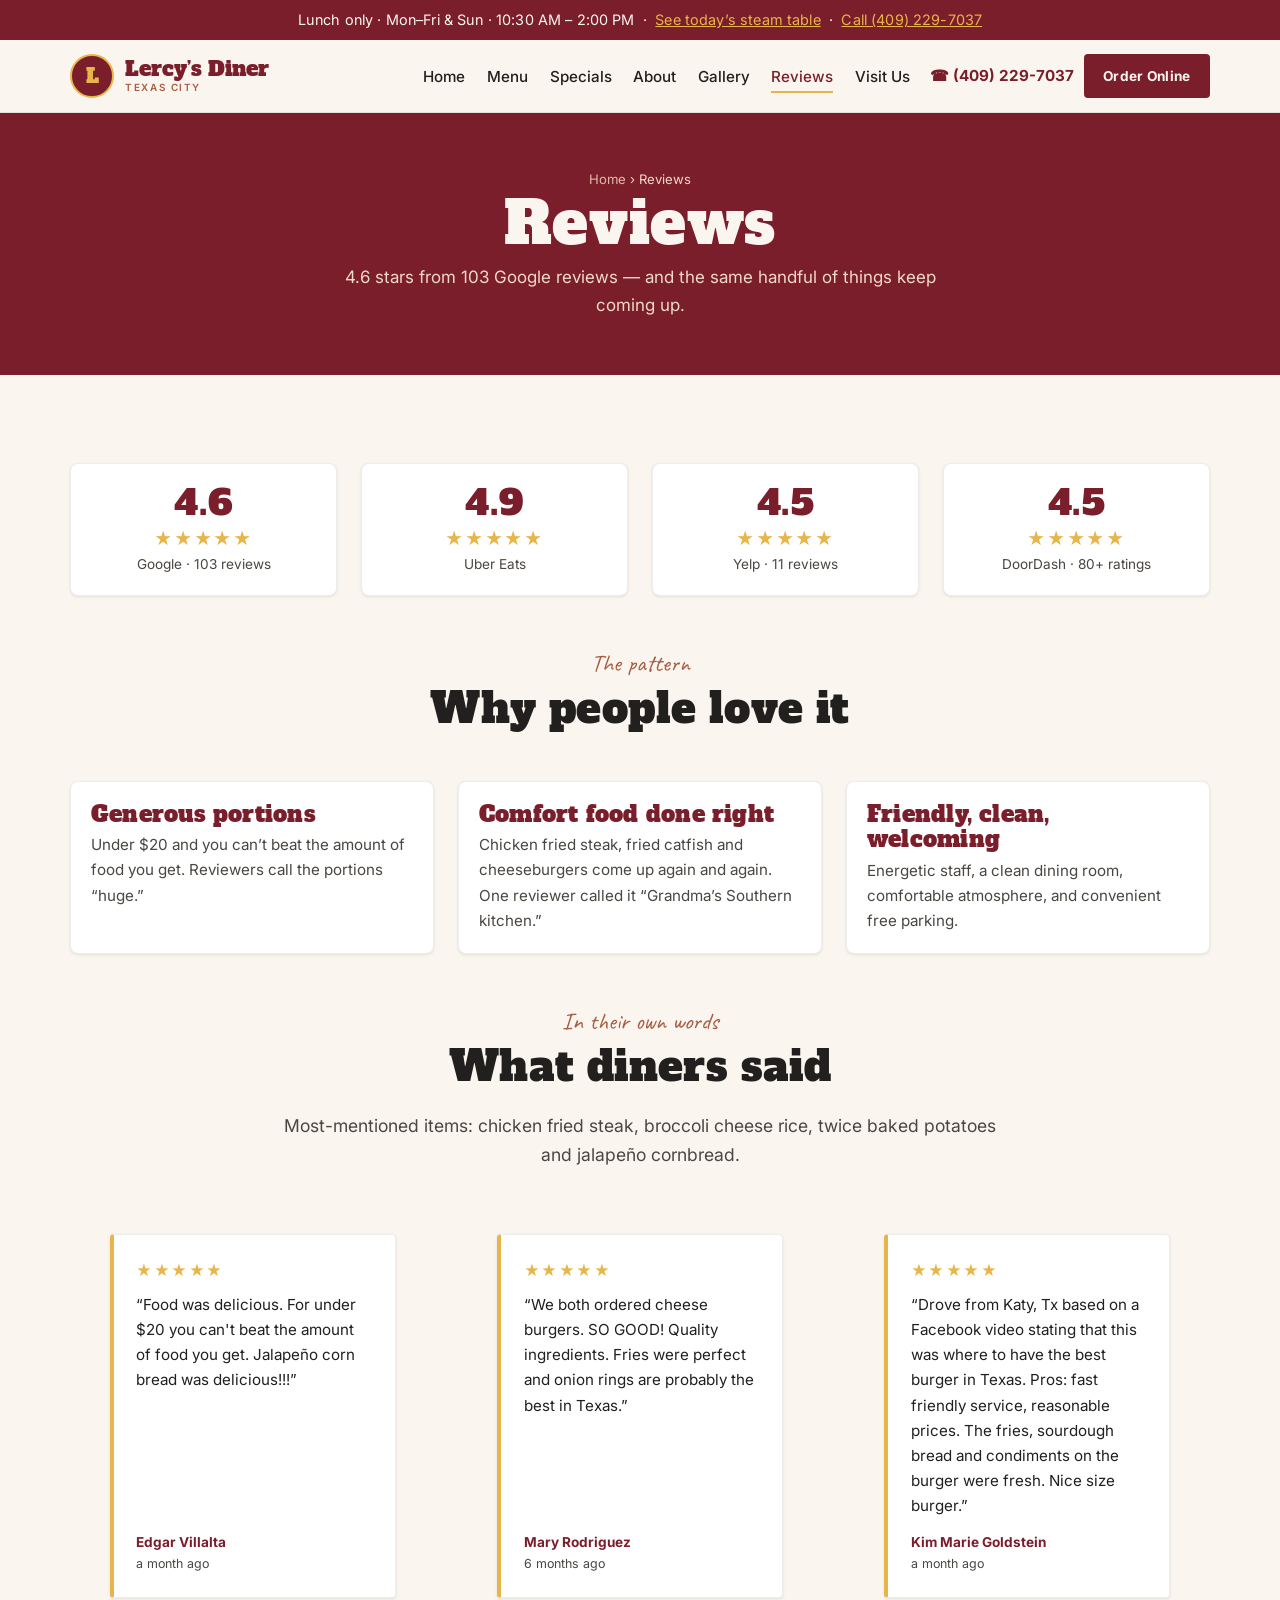
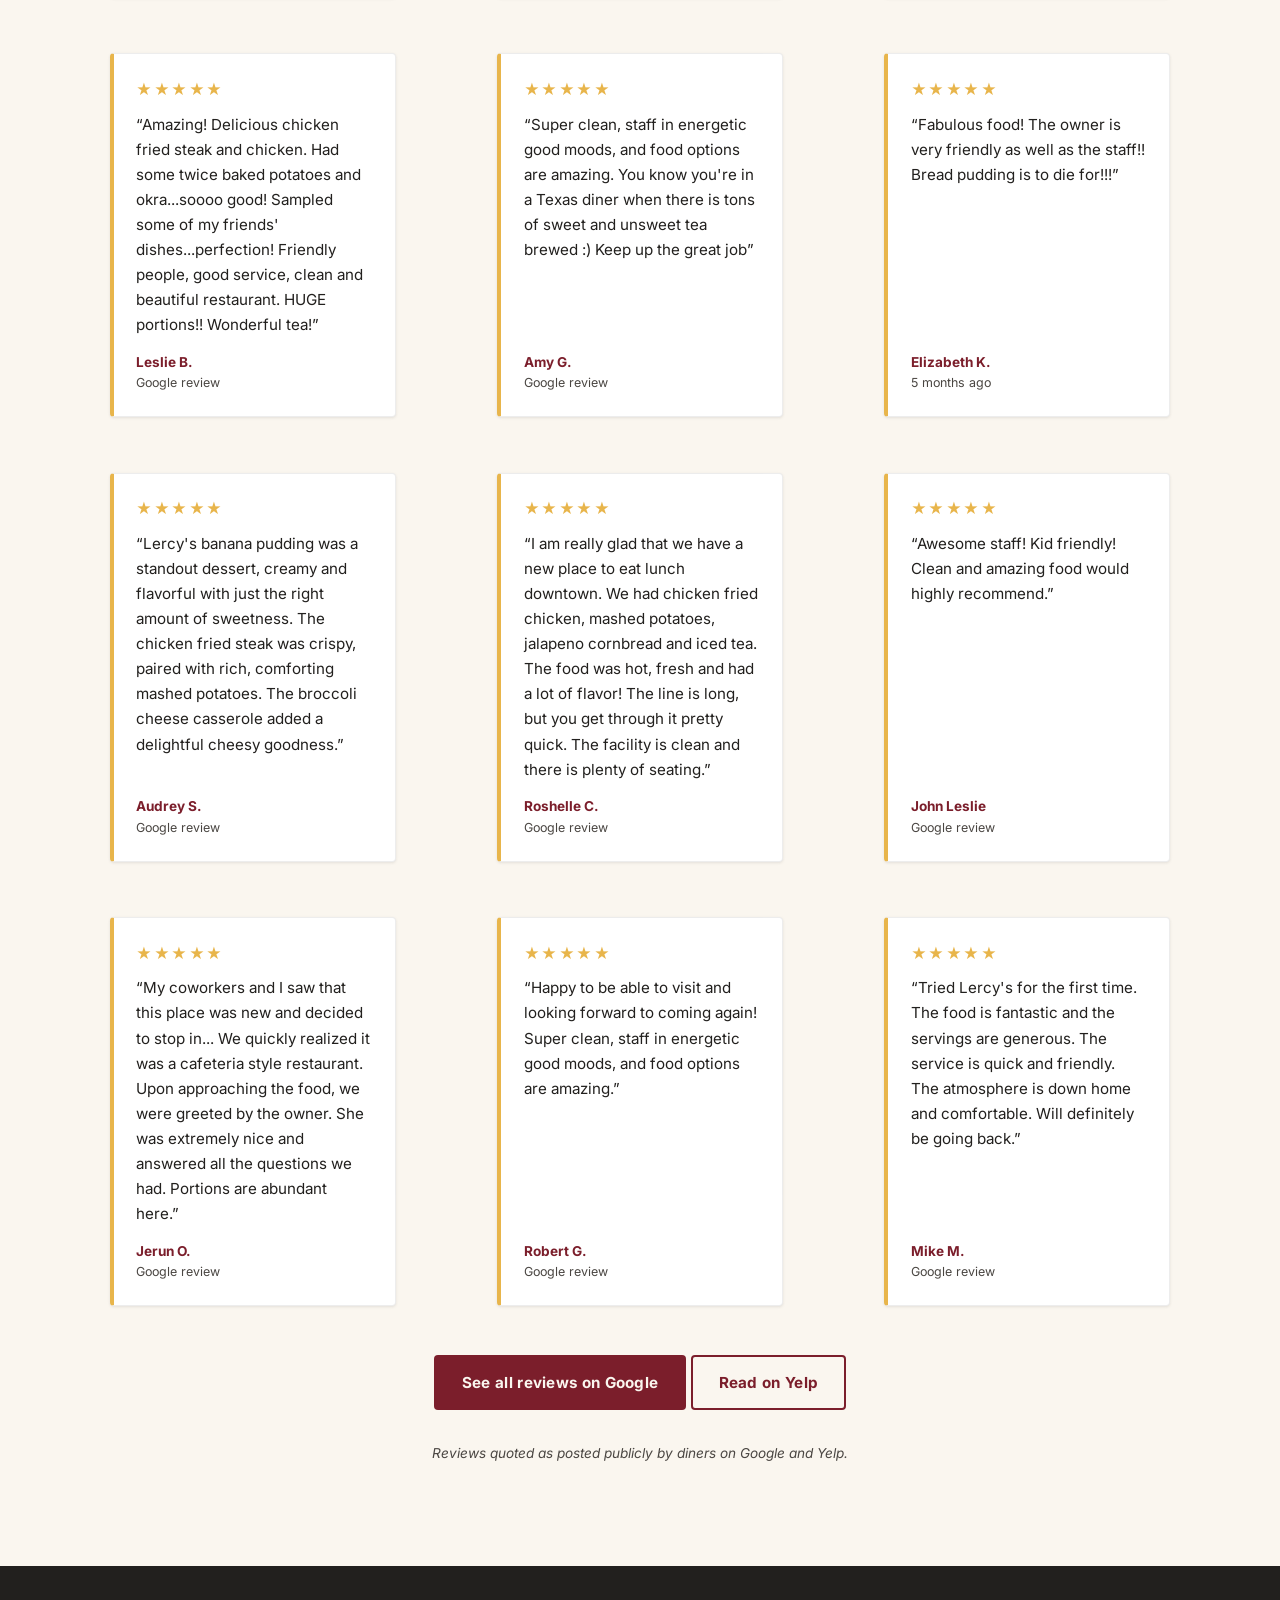
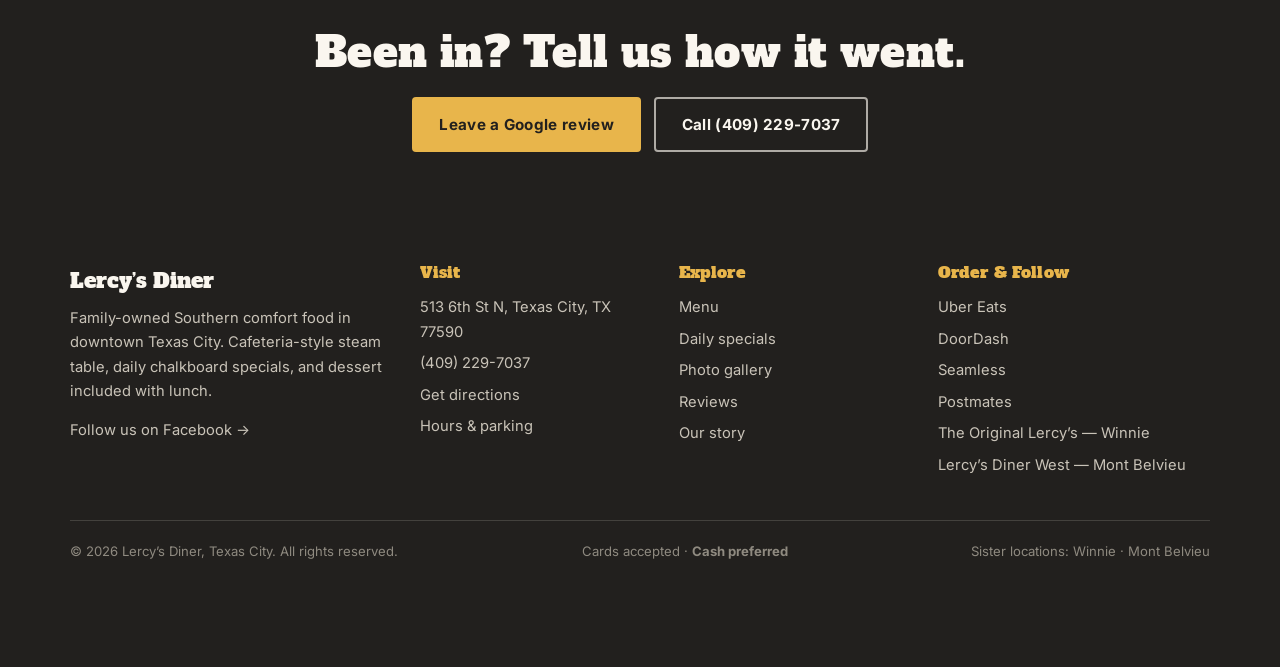
<file: reviews.html>
<!DOCTYPE html>
<html lang="en">
<head>
  <meta charset="utf-8">
  <meta name="viewport" content="width=device-width, initial-scale=1">
  <title>Reviews | Lercy's Diner Texas City</title>
  <meta name="description" content="Lercy's Diner Texas City is rated 4.6 stars from 103 Google reviews. Diners praise the chicken fried steak, fried catfish, cheeseburgers, generous portions and friendly staff.">
  <link rel="canonical" href="https://www.lercysdinertexascity.com/reviews.html">
  <meta name="theme-color" content="#7B1E2B">

  <meta property="og:type" content="restaurant">
  <meta property="og:site_name" content="Lercy's Diner Texas City">
  <meta property="og:title" content="Reviews | Lercy's Diner Texas City">
  <meta property="og:description" content="Lercy's Diner Texas City is rated 4.6 stars from 103 Google reviews. Diners praise the chicken fried steak, fried catfish, cheeseburgers, generous portions and friendly staff.">
  <meta property="og:image" content="https://www.lercysdinertexascity.com/images/steam-table-1.jpg">
  <meta property="og:url" content="https://www.lercysdinertexascity.com/reviews.html">
  <meta name="twitter:card" content="summary_large_image">
  <meta name="twitter:title" content="Reviews | Lercy's Diner Texas City">
  <meta name="twitter:description" content="Lercy's Diner Texas City is rated 4.6 stars from 103 Google reviews. Diners praise the chicken fried steak, fried catfish, cheeseburgers, generous portions and friendly staff.">
  <meta name="twitter:image" content="https://www.lercysdinertexascity.com/images/steam-table-1.jpg">

  <link rel="preconnect" href="https://fonts.googleapis.com">
  <link rel="preconnect" href="https://fonts.gstatic.com" crossorigin>
  <link href="https://fonts.googleapis.com/css2?family=Alfa+Slab+One&family=Caveat:wght@600&family=Inter:wght@400;500;600;700&display=swap" rel="stylesheet">
  <link rel="stylesheet" href="assets/css/styles.css">
  <link rel="icon" href="data:image/svg+xml,%3Csvg xmlns='http://www.w3.org/2000/svg' viewBox='0 0 32 32'%3E%3Ccircle cx='16' cy='16' r='16' fill='%237B1E2B'/%3E%3Ctext x='16' y='23' font-family='Georgia' font-size='20' fill='%23E8B54B' text-anchor='middle'%3EL%3C/text%3E%3C/svg%3E">

</head>
<body>
  <a class="skip-link" href="#main">Skip to content</a>

  <div class="announce">
    Lunch only · Mon&ndash;Fri &amp; Sun · 10:30 AM &ndash; 2:00 PM &nbsp;·&nbsp;
    <a href="specials.html">See today&rsquo;s steam table</a> &nbsp;·&nbsp;
    <a href="tel:+14092297037">Call (409) 229-7037</a>
  </div>

  <header class="site-header">
    <div class="wrap nav">
      <a class="brand" href="index.html">
        <span class="brand__badge" aria-hidden="true">L</span>
        <span class="brand__text">Lercy&rsquo;s Diner<small>Texas City</small></span>
      </a>
      <button class="nav__toggle" type="button" aria-expanded="false" aria-controls="nav-links">
        <span></span><span></span><span></span>
        <span class="sr-only">Menu</span>
      </button>
      <ul class="nav__links" id="nav-links">
          <li><a href="index.html">Home</a></li>
          <li><a href="menu.html">Menu</a></li>
          <li><a href="specials.html">Specials</a></li>
          <li><a href="about.html">About</a></li>
          <li><a href="gallery.html">Gallery</a></li>
          <li><a href="reviews.html" aria-current="page">Reviews</a></li>
          <li><a href="visit.html">Visit Us</a></li>
      </ul>
      <div class="nav__cta">
        <a class="nav__phone" href="tel:+14092297037">&#9742; (409) 229-7037</a>
        <a class="btn btn--primary btn--sm" href="order.html">Order Online</a>
      </div>
    </div>
  </header>

  <main id="main">

    <div class="page-head">
      <div class="wrap">
        <p class="breadcrumb"><a href="index.html">Home</a> &rsaquo; Reviews</p>
        <h1>Reviews</h1>
        <p>4.6 stars from 103 Google reviews &mdash; and the same handful of things keep coming up.</p>
      </div>
    </div>

    <section class="section">
      <div class="wrap">
        <div class="grid grid--4" style="margin-bottom:3rem;">
          <div class="card reveal"><div class="card__body text-center">
            <h3 style="font-size:2.2rem;margin-bottom:0;">4.6</h3>
            <p style="color:var(--butter);font-size:1.1rem;letter-spacing:.1em;margin:0;">&#9733;&#9733;&#9733;&#9733;&#9733;</p>
            <p style="font-size:.85rem;">Google &middot; 103 reviews</p>
          </div></div>
          <div class="card reveal"><div class="card__body text-center">
            <h3 style="font-size:2.2rem;margin-bottom:0;">4.9</h3>
            <p style="color:var(--butter);font-size:1.1rem;letter-spacing:.1em;margin:0;">&#9733;&#9733;&#9733;&#9733;&#9733;</p>
            <p style="font-size:.85rem;">Uber Eats</p>
          </div></div>
          <div class="card reveal"><div class="card__body text-center">
            <h3 style="font-size:2.2rem;margin-bottom:0;">4.5</h3>
            <p style="color:var(--butter);font-size:1.1rem;letter-spacing:.1em;margin:0;">&#9733;&#9733;&#9733;&#9733;&#9733;</p>
            <p style="font-size:.85rem;">Yelp &middot; 11 reviews</p>
          </div></div>
          <div class="card reveal"><div class="card__body text-center">
            <h3 style="font-size:2.2rem;margin-bottom:0;">4.5</h3>
            <p style="color:var(--butter);font-size:1.1rem;letter-spacing:.1em;margin:0;">&#9733;&#9733;&#9733;&#9733;&#9733;</p>
            <p style="font-size:.85rem;">DoorDash &middot; 80+ ratings</p>
          </div></div>
        </div>

        <div class="section-head reveal">
          <span class="eyebrow">The pattern</span>
          <h2>Why people love it</h2>
        </div>
        <div class="grid grid--3" style="margin-bottom:3rem;">
          <div class="card reveal"><div class="card__body">
            <h3>Generous portions</h3>
            <p>Under $20 and you can&rsquo;t beat the amount of food you get. Reviewers call the
               portions &ldquo;huge.&rdquo;</p>
          </div></div>
          <div class="card reveal"><div class="card__body">
            <h3>Comfort food done right</h3>
            <p>Chicken fried steak, fried catfish and cheeseburgers come up again and again.
               One reviewer called it &ldquo;Grandma&rsquo;s Southern kitchen.&rdquo;</p>
          </div></div>
          <div class="card reveal"><div class="card__body">
            <h3>Friendly, clean, welcoming</h3>
            <p>Energetic staff, a clean dining room, comfortable atmosphere, and convenient
               free parking.</p>
          </div></div>
        </div>

        <div class="section-head reveal">
          <span class="eyebrow">In their own words</span>
          <h2>What diners said</h2>
          <p class="lede">
            Most-mentioned items: chicken fried steak, broccoli cheese rice,
            twice baked potatoes and jalape&ntilde;o cornbread.
          </p>
        </div>
        <div class="reviews-grid">
          <blockquote class="review reveal">
            <div class="review__stars" aria-label="5 out of 5 stars">&#9733;&#9733;&#9733;&#9733;&#9733;</div>
            <p class="review__text">&ldquo;Food was delicious. For under $20 you can't beat the amount of food you get. Jalapeño corn bread was delicious!!!&rdquo;</p>
            <span class="review__who">Edgar Villalta</span>
            <span class="review__meta">a month ago</span>
          </blockquote>
          <blockquote class="review reveal">
            <div class="review__stars" aria-label="5 out of 5 stars">&#9733;&#9733;&#9733;&#9733;&#9733;</div>
            <p class="review__text">&ldquo;We both ordered cheese burgers. SO GOOD! Quality ingredients. Fries were perfect and onion rings are probably the best in Texas.&rdquo;</p>
            <span class="review__who">Mary Rodriguez</span>
            <span class="review__meta">6 months ago</span>
          </blockquote>
          <blockquote class="review reveal">
            <div class="review__stars" aria-label="5 out of 5 stars">&#9733;&#9733;&#9733;&#9733;&#9733;</div>
            <p class="review__text">&ldquo;Drove from Katy, Tx based on a Facebook video stating that this was where to have the best burger in Texas. Pros: fast friendly service, reasonable prices. The fries, sourdough bread and condiments on the burger were fresh. Nice size burger.&rdquo;</p>
            <span class="review__who">Kim Marie Goldstein</span>
            <span class="review__meta">a month ago</span>
          </blockquote>
          <blockquote class="review reveal">
            <div class="review__stars" aria-label="5 out of 5 stars">&#9733;&#9733;&#9733;&#9733;&#9733;</div>
            <p class="review__text">&ldquo;Amazing! Delicious chicken fried steak and chicken. Had some twice baked potatoes and okra...soooo good! Sampled some of my friends' dishes...perfection! Friendly people, good service, clean and beautiful restaurant. HUGE portions!! Wonderful tea!&rdquo;</p>
            <span class="review__who">Leslie B.</span>
            <span class="review__meta">Google review</span>
          </blockquote>
          <blockquote class="review reveal">
            <div class="review__stars" aria-label="5 out of 5 stars">&#9733;&#9733;&#9733;&#9733;&#9733;</div>
            <p class="review__text">&ldquo;Super clean, staff in energetic good moods, and food options are amazing. You know you're in a Texas diner when there is tons of sweet and unsweet tea brewed :) Keep up the great job&rdquo;</p>
            <span class="review__who">Amy G.</span>
            <span class="review__meta">Google review</span>
          </blockquote>
          <blockquote class="review reveal">
            <div class="review__stars" aria-label="5 out of 5 stars">&#9733;&#9733;&#9733;&#9733;&#9733;</div>
            <p class="review__text">&ldquo;Fabulous food! The owner is very friendly as well as the staff!! Bread pudding is to die for!!!&rdquo;</p>
            <span class="review__who">Elizabeth K.</span>
            <span class="review__meta">5 months ago</span>
          </blockquote>
          <blockquote class="review reveal">
            <div class="review__stars" aria-label="5 out of 5 stars">&#9733;&#9733;&#9733;&#9733;&#9733;</div>
            <p class="review__text">&ldquo;Lercy's banana pudding was a standout dessert, creamy and flavorful with just the right amount of sweetness. The chicken fried steak was crispy, paired with rich, comforting mashed potatoes. The broccoli cheese casserole added a delightful cheesy goodness.&rdquo;</p>
            <span class="review__who">Audrey S.</span>
            <span class="review__meta">Google review</span>
          </blockquote>
          <blockquote class="review reveal">
            <div class="review__stars" aria-label="5 out of 5 stars">&#9733;&#9733;&#9733;&#9733;&#9733;</div>
            <p class="review__text">&ldquo;I am really glad that we have a new place to eat lunch downtown. We had chicken fried chicken, mashed potatoes, jalapeno cornbread and iced tea. The food was hot, fresh and had a lot of flavor! The line is long, but you get through it pretty quick. The facility is clean and there is plenty of seating.&rdquo;</p>
            <span class="review__who">Roshelle C.</span>
            <span class="review__meta">Google review</span>
          </blockquote>
          <blockquote class="review reveal">
            <div class="review__stars" aria-label="5 out of 5 stars">&#9733;&#9733;&#9733;&#9733;&#9733;</div>
            <p class="review__text">&ldquo;Awesome staff! Kid friendly! Clean and amazing food would highly recommend.&rdquo;</p>
            <span class="review__who">John Leslie</span>
            <span class="review__meta">Google review</span>
          </blockquote>
          <blockquote class="review reveal">
            <div class="review__stars" aria-label="5 out of 5 stars">&#9733;&#9733;&#9733;&#9733;&#9733;</div>
            <p class="review__text">&ldquo;My coworkers and I saw that this place was new and decided to stop in... We quickly realized it was a cafeteria style restaurant. Upon approaching the food, we were greeted by the owner. She was extremely nice and answered all the questions we had. Portions are abundant here.&rdquo;</p>
            <span class="review__who">Jerun O.</span>
            <span class="review__meta">Google review</span>
          </blockquote>
          <blockquote class="review reveal">
            <div class="review__stars" aria-label="5 out of 5 stars">&#9733;&#9733;&#9733;&#9733;&#9733;</div>
            <p class="review__text">&ldquo;Happy to be able to visit and looking forward to coming again! Super clean, staff in energetic good moods, and food options are amazing.&rdquo;</p>
            <span class="review__who">Robert G.</span>
            <span class="review__meta">Google review</span>
          </blockquote>
          <blockquote class="review reveal">
            <div class="review__stars" aria-label="5 out of 5 stars">&#9733;&#9733;&#9733;&#9733;&#9733;</div>
            <p class="review__text">&ldquo;Tried Lercy's for the first time. The food is fantastic and the servings are generous. The service is quick and friendly. The atmosphere is down home and comfortable. Will definitely be going back.&rdquo;</p>
            <span class="review__who">Mike M.</span>
            <span class="review__meta">Google review</span>
          </blockquote>
        </div>

        <p class="text-center mt-2">
          <a class="btn btn--primary" href="https://www.google.com/maps/search/?api=1&query=Lercys+Diner+Texas+City" rel="noopener" target="_blank">See all reviews on Google</a>
          <a class="btn btn--outline" href="https://www.yelp.com/biz/lercys-diner-texas-city" rel="noopener" target="_blank">Read on Yelp</a>
        </p>
        <p class="disclaimer mt-2">
          Reviews quoted as posted publicly by diners on Google and Yelp.
        </p>
      </div>
    </section>

    <section class="cta-band">
      <div class="wrap">
        <h2>Been in? Tell us how it went.</h2>
        <div class="btn-row">
          <a class="btn btn--gold" href="https://www.google.com/maps/search/?api=1&query=Lercys+Diner+Texas+City" rel="noopener" target="_blank">Leave a Google review</a>
          <a class="btn btn--ghost" href="tel:+14092297037">Call (409) 229-7037</a>
        </div>
      </div>
    </section>

  </main>

  <footer class="site-footer">
    <div class="wrap">
      <div class="footer-grid">
        <div>
          <p class="footer-brand">Lercy&rsquo;s Diner</p>
          <p>Family-owned Southern comfort food in downtown Texas City. Cafeteria-style
             steam table, daily chalkboard specials, and dessert included with lunch.</p>
          <p><a href="https://www.facebook.com/p/Lercys-Diner-Texas-City-61573878666573/" rel="noopener" target="_blank">Follow us on Facebook &rarr;</a></p>
          <!-- Instagram: no confirmed Texas City account. Add here once verified.
          <p><a href="#" rel="noopener" target="_blank">Instagram</a></p>
          -->
        </div>
        <div>
          <h4>Visit</h4>
          <ul>
            <li>513 6th St N, Texas City, TX 77590</li>
            <li><a href="tel:+14092297037">(409) 229-7037</a></li>
            <li><a href="https://www.google.com/maps/dir/?api=1&destination=513+6th+St+N+Texas+City+TX+77590" rel="noopener" target="_blank">Get directions</a></li>
            <li><a href="visit.html">Hours &amp; parking</a></li>
          </ul>
        </div>
        <div>
          <h4>Explore</h4>
          <ul>
            <li><a href="menu.html">Menu</a></li>
            <li><a href="specials.html">Daily specials</a></li>
            <li><a href="gallery.html">Photo gallery</a></li>
            <li><a href="reviews.html">Reviews</a></li>
            <li><a href="about.html">Our story</a></li>
          </ul>
        </div>
        <div>
          <h4>Order &amp; Follow</h4>
          <ul>
            <li><a href="https://www.ubereats.com/store/lercys-diner-texas-city-513-6th-st-n/yXhqg0GhWDCRyKL9rrjQww" rel="noopener" target="_blank">Uber Eats</a></li>
            <li><a href="https://www.doordash.com/store/lercys-diner-texas-city-39602713" rel="noopener" target="_blank">DoorDash</a></li>
            <li><a href="https://www.seamless.com/menu/lercys-diner-texas-city-513-6th-st-n-texas-city/13349072" rel="noopener" target="_blank">Seamless</a></li>
            <li><a href="https://postmates.com/store/lercys-diner-texas-city-513-6th-st-n/yXhqg0GhWDCRyKL9rrjQww" rel="noopener" target="_blank">Postmates</a></li>
            <li><a href="https://www.facebook.com/originallercys" rel="noopener" target="_blank">The Original Lercy&rsquo;s &mdash; Winnie</a></li>
            <li><a href="https://www.facebook.com/lercysdinerwest" rel="noopener" target="_blank">Lercy&rsquo;s Diner West &mdash; Mont Belvieu</a></li>
          </ul>
        </div>
      </div>
      <div class="footer-bottom">
        <span>&copy; <span id="yr">2025</span> Lercy&rsquo;s Diner, Texas City. All rights reserved.</span>
        <span>Cards accepted &middot; <strong>Cash preferred</strong></span>
        <span>Sister locations: Winnie &middot; Mont Belvieu</span>
      </div>
    </div>
  </footer>

  <nav class="mobile-bar" aria-label="Quick actions">
    <a href="tel:+14092297037"><span aria-hidden="true">&#9742;</span>Call</a>
    <a href="https://www.google.com/maps/dir/?api=1&destination=513+6th+St+N+Texas+City+TX+77590" rel="noopener" target="_blank"><span aria-hidden="true">&#10132;</span>Directions</a>
    <a href="order.html"><span aria-hidden="true">&#127860;</span>Order</a>
  </nav>


  <script src="assets/js/specials-data.js"></script>
  <script src="assets/js/main.js"></script>
  <script>document.getElementById('yr').textContent = new Date().getFullYear();</script>
</body>
</html>
</file>
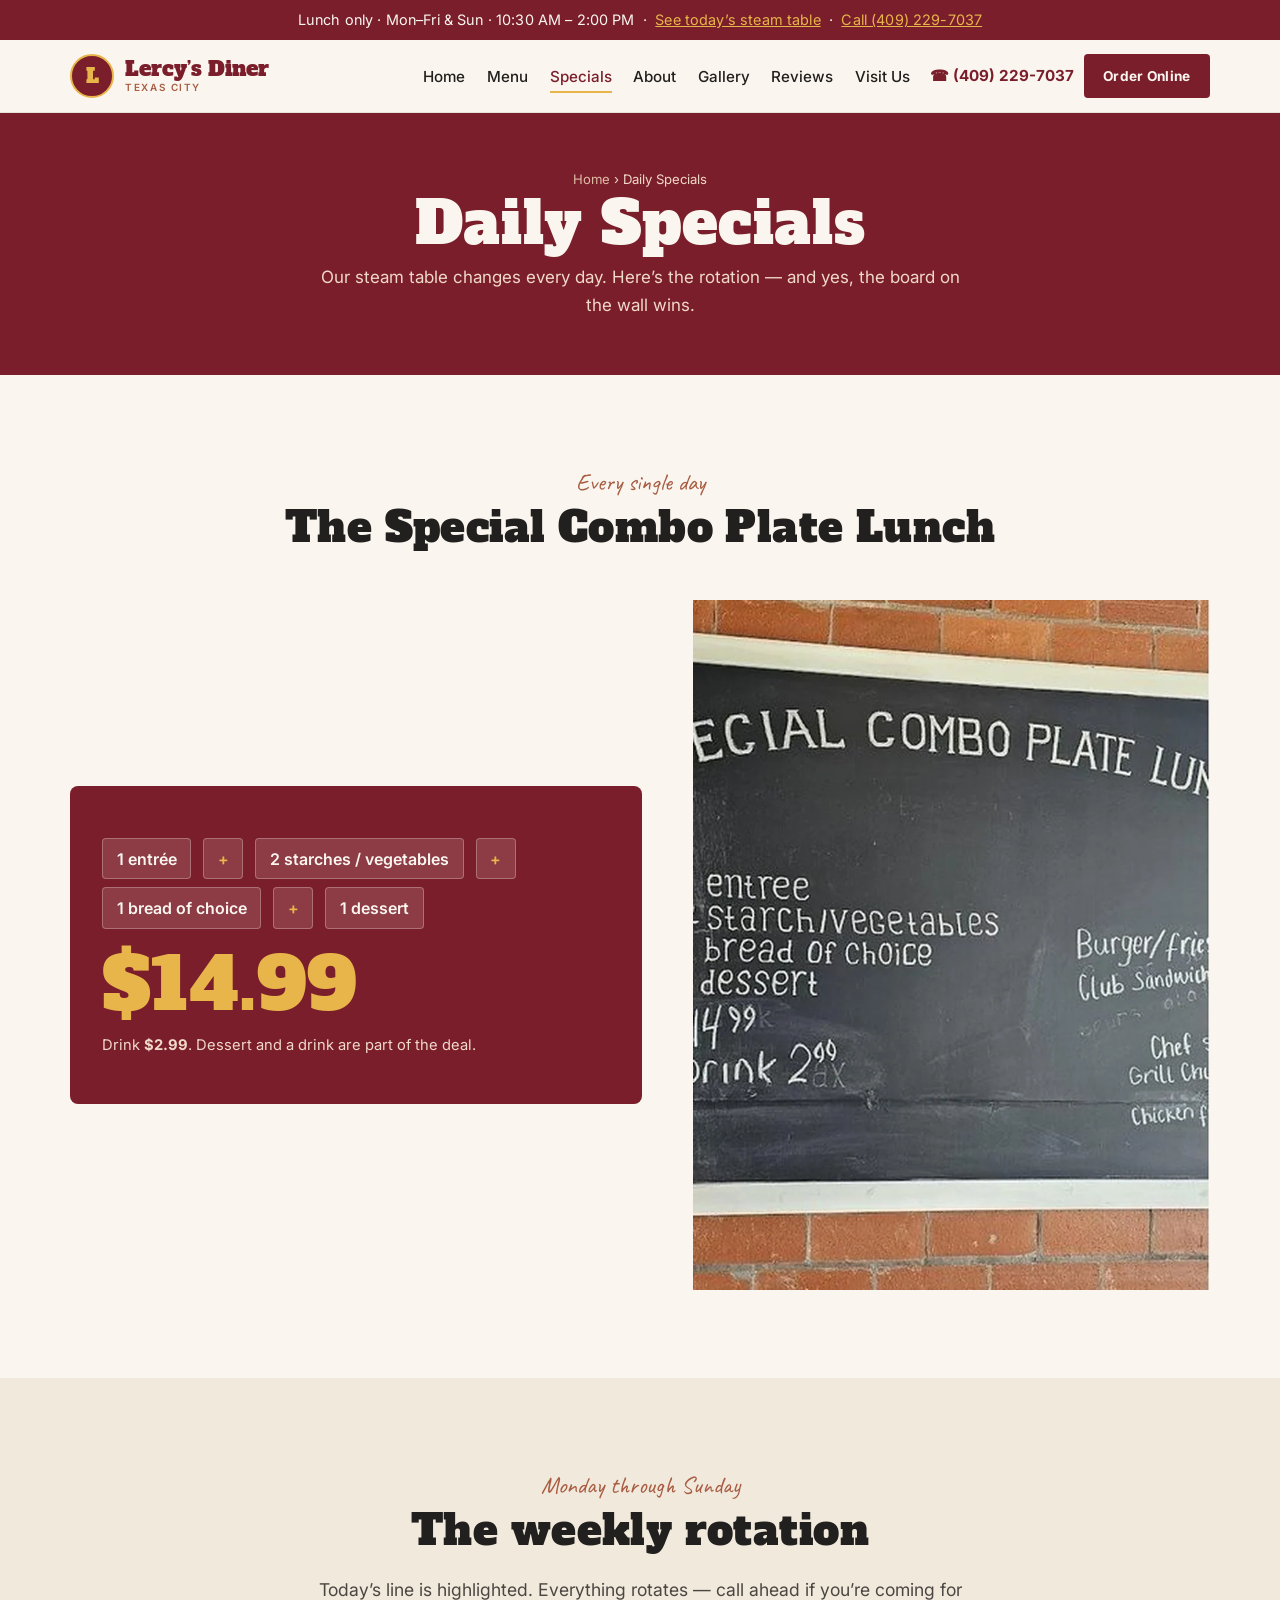
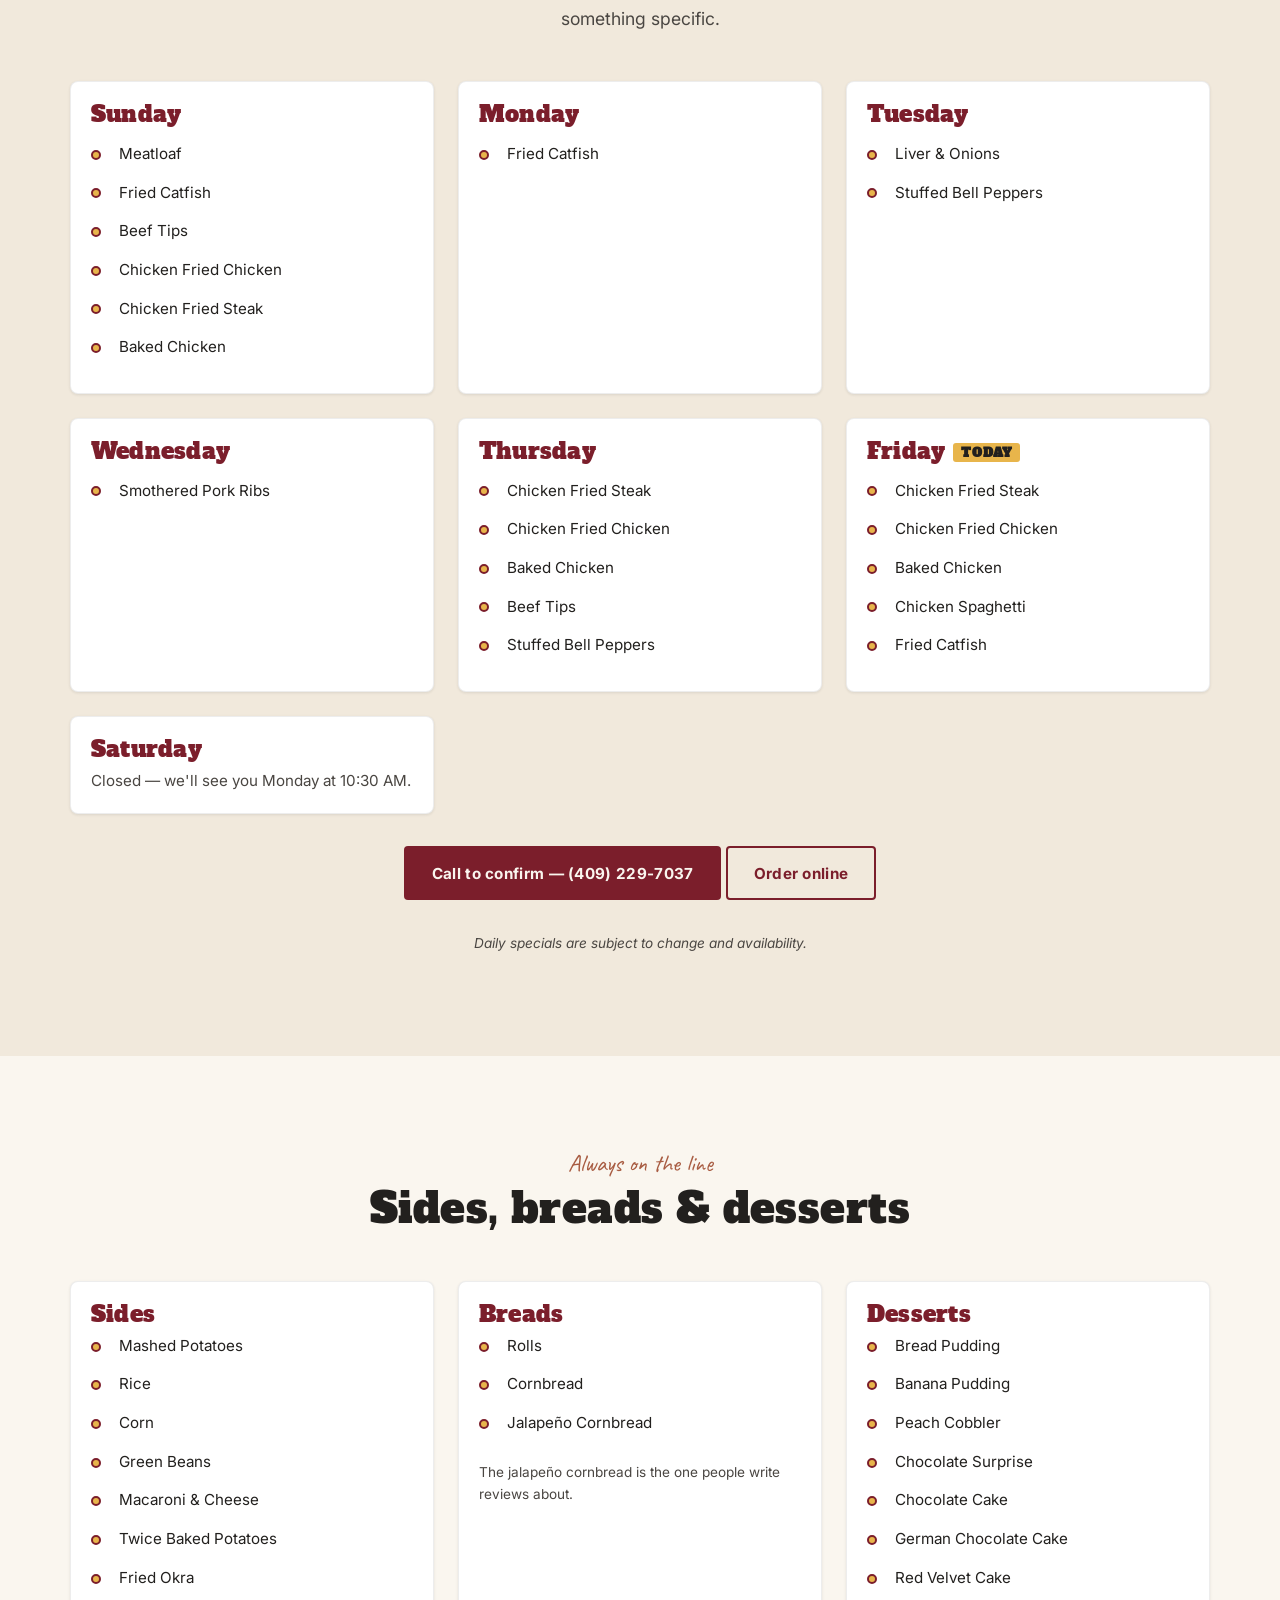
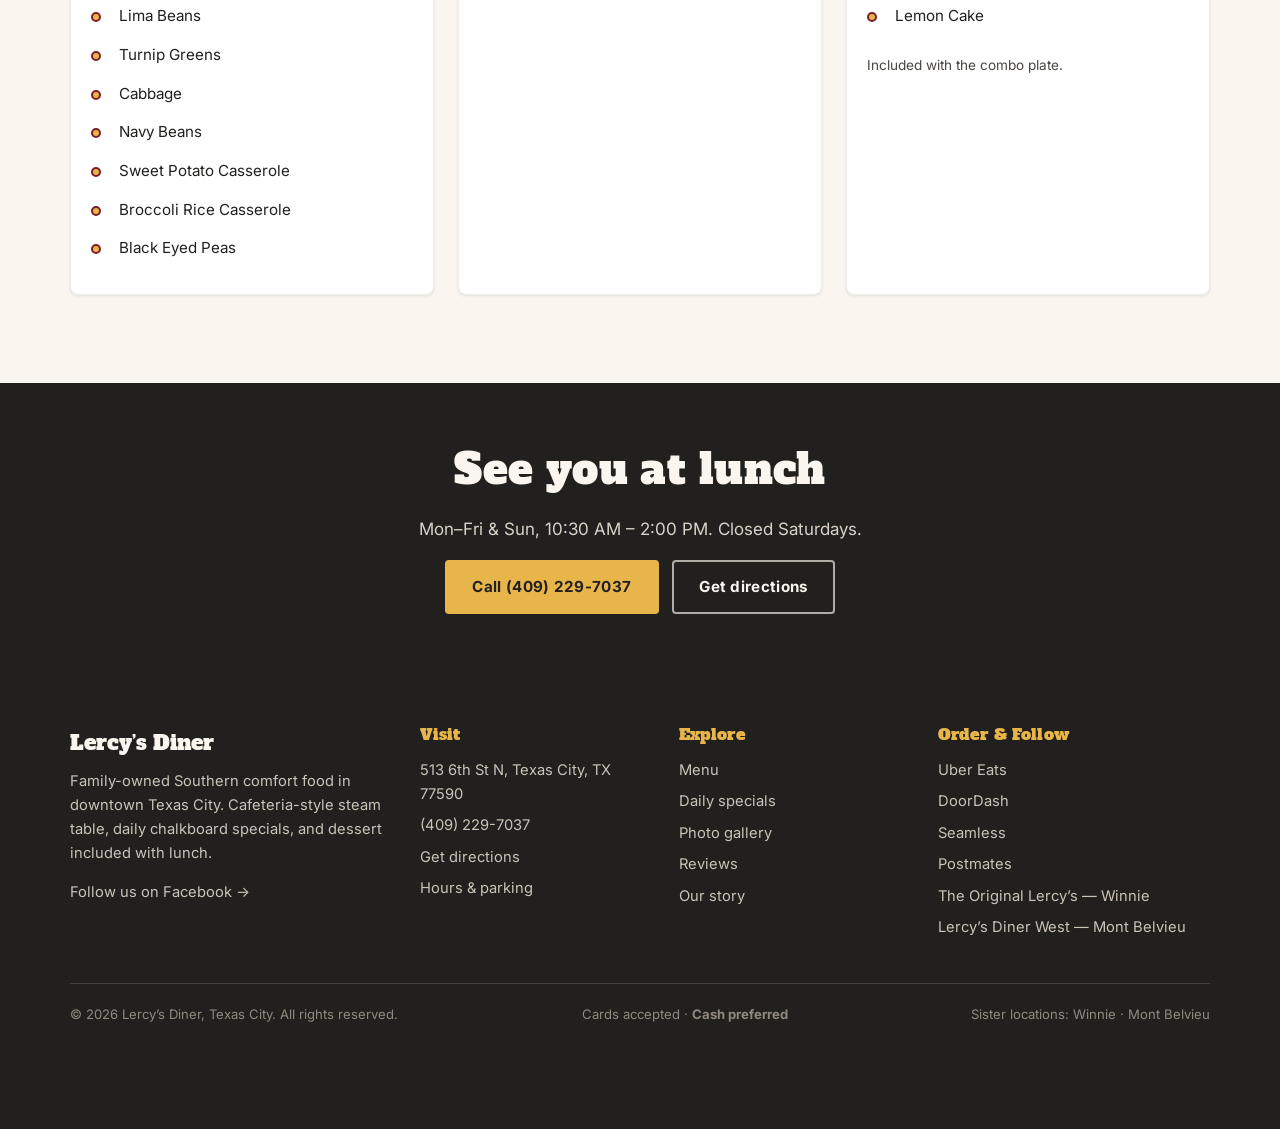
<file: specials.html>
<!DOCTYPE html>
<html lang="en">
<head>
  <meta charset="utf-8">
  <meta name="viewport" content="width=device-width, initial-scale=1">
  <title>Daily Specials | Lercy's Diner Texas City</title>
  <meta name="description" content="This week's steam-table rotation at Lercy's Diner Texas City. Monday fried catfish, Wednesday smothered pork ribs, and the $14.99 combo plate lunch with dessert included.">
  <link rel="canonical" href="https://www.lercysdinertexascity.com/specials.html">
  <meta name="theme-color" content="#7B1E2B">

  <meta property="og:type" content="restaurant">
  <meta property="og:site_name" content="Lercy's Diner Texas City">
  <meta property="og:title" content="Daily Specials | Lercy's Diner Texas City">
  <meta property="og:description" content="This week's steam-table rotation at Lercy's Diner Texas City. Monday fried catfish, Wednesday smothered pork ribs, and the $14.99 combo plate lunch with dessert included.">
  <meta property="og:image" content="https://www.lercysdinertexascity.com/images/steam-table-1.jpg">
  <meta property="og:url" content="https://www.lercysdinertexascity.com/specials.html">
  <meta name="twitter:card" content="summary_large_image">
  <meta name="twitter:title" content="Daily Specials | Lercy's Diner Texas City">
  <meta name="twitter:description" content="This week's steam-table rotation at Lercy's Diner Texas City. Monday fried catfish, Wednesday smothered pork ribs, and the $14.99 combo plate lunch with dessert included.">
  <meta name="twitter:image" content="https://www.lercysdinertexascity.com/images/steam-table-1.jpg">

  <link rel="preconnect" href="https://fonts.googleapis.com">
  <link rel="preconnect" href="https://fonts.gstatic.com" crossorigin>
  <link href="https://fonts.googleapis.com/css2?family=Alfa+Slab+One&family=Caveat:wght@600&family=Inter:wght@400;500;600;700&display=swap" rel="stylesheet">
  <link rel="stylesheet" href="assets/css/styles.css">
  <link rel="icon" href="data:image/svg+xml,%3Csvg xmlns='http://www.w3.org/2000/svg' viewBox='0 0 32 32'%3E%3Ccircle cx='16' cy='16' r='16' fill='%237B1E2B'/%3E%3Ctext x='16' y='23' font-family='Georgia' font-size='20' fill='%23E8B54B' text-anchor='middle'%3EL%3C/text%3E%3C/svg%3E">

</head>
<body>
  <a class="skip-link" href="#main">Skip to content</a>

  <div class="announce">
    Lunch only · Mon&ndash;Fri &amp; Sun · 10:30 AM &ndash; 2:00 PM &nbsp;·&nbsp;
    <a href="specials.html">See today&rsquo;s steam table</a> &nbsp;·&nbsp;
    <a href="tel:+14092297037">Call (409) 229-7037</a>
  </div>

  <header class="site-header">
    <div class="wrap nav">
      <a class="brand" href="index.html">
        <span class="brand__badge" aria-hidden="true">L</span>
        <span class="brand__text">Lercy&rsquo;s Diner<small>Texas City</small></span>
      </a>
      <button class="nav__toggle" type="button" aria-expanded="false" aria-controls="nav-links">
        <span></span><span></span><span></span>
        <span class="sr-only">Menu</span>
      </button>
      <ul class="nav__links" id="nav-links">
          <li><a href="index.html">Home</a></li>
          <li><a href="menu.html">Menu</a></li>
          <li><a href="specials.html" aria-current="page">Specials</a></li>
          <li><a href="about.html">About</a></li>
          <li><a href="gallery.html">Gallery</a></li>
          <li><a href="reviews.html">Reviews</a></li>
          <li><a href="visit.html">Visit Us</a></li>
      </ul>
      <div class="nav__cta">
        <a class="nav__phone" href="tel:+14092297037">&#9742; (409) 229-7037</a>
        <a class="btn btn--primary btn--sm" href="order.html">Order Online</a>
      </div>
    </div>
  </header>

  <main id="main">

    <div class="page-head">
      <div class="wrap">
        <p class="breadcrumb"><a href="index.html">Home</a> &rsaquo; Daily Specials</p>
        <h1>Daily Specials</h1>
        <p>Our steam table changes every day. Here&rsquo;s the rotation &mdash; and yes, the board on the wall wins.</p>
      </div>
    </div>

    <section class="section">
      <div class="wrap">
        <div class="section-head reveal">
          <span class="eyebrow">Every single day</span>
          <h2>The Special Combo Plate Lunch</h2>
        </div>
        <div class="combo__inner" style="align-items:center;">
          <div class="reveal" style="background:var(--burgundy);color:var(--cream);padding:2rem;border-radius:8px;">
            <div class="combo__formula">
              <span>1 entr&eacute;e</span><span class="combo__plus">+</span>
              <span>2 starches / vegetables</span><span class="combo__plus">+</span>
              <span>1 bread of choice</span><span class="combo__plus">+</span>
              <span>1 dessert</span>
            </div>
            <span class="combo__price">$14.99</span>
            <p class="combo__note" style="margin-top:.75rem;">
              Drink <strong>$2.99</strong>. Dessert and a drink are part of the deal.
            </p>
          </div>
          <div class="reveal">
            <picture>
        <source srcset="images/combo-chalkboard.webp" type="image/webp">
        <img src="images/combo-chalkboard.jpg" alt="The Special Combo Plate Lunch chalkboard at Lercy's Diner." loading="lazy" decoding="async" class="" sizes="(max-width:860px) 100vw, 45vw">
      </picture>
          </div>
        </div>
      </div>
    </section>

    <section class="section section--cream-deep">
      <div class="wrap">
        <div class="section-head reveal">
          <span class="eyebrow">Monday through Sunday</span>
          <h2>The weekly rotation</h2>
          <p class="lede">Today&rsquo;s line is highlighted. Everything rotates &mdash; call ahead if you&rsquo;re coming for something specific.</p>
        </div>
        <div class="grid grid--3" id="week-specials">
          <noscript>
            <p>Enable JavaScript to see the full weekly rotation, or call
               <a href="tel:+14092297037">(409) 229-7037</a> to ask what&rsquo;s on the line today.</p>
          </noscript>
        </div>
        <p class="text-center mt-2">
          <a class="btn btn--primary" href="tel:+14092297037">Call to confirm &mdash; (409) 229-7037</a>
          <a class="btn btn--outline" href="order.html">Order online</a>
        </p>
        <p class="disclaimer mt-2">
          <!-- VERIFY: daily rotation reconstructed from public listings and the printed
               menu board. Confirm with the owners before launch. -->
          Daily specials are subject to change and availability.
        </p>
      </div>
    </section>

    <section class="section">
      <div class="wrap">
        <div class="section-head reveal">
          <span class="eyebrow">Always on the line</span>
          <h2>Sides, breads &amp; desserts</h2>
        </div>
        <div class="grid grid--3">
          <div class="card reveal"><div class="card__body">
            <h3>Sides</h3>
            <ul class="timeline" style="margin:0;">
              <li>Mashed Potatoes</li>
              <li>Rice</li>
              <li>Corn</li>
              <li>Green Beans</li>
              <li>Macaroni & Cheese</li>
              <li>Twice Baked Potatoes</li>
              <li>Fried Okra</li>
              <li>Lima Beans</li>
              <li>Turnip Greens</li>
              <li>Cabbage</li>
              <li>Navy Beans</li>
              <li>Sweet Potato Casserole</li>
              <li>Broccoli Rice Casserole</li>
              <li>Black Eyed Peas</li>
            </ul>
          </div></div>
          <div class="card reveal"><div class="card__body">
            <h3>Breads</h3>
            <ul class="timeline" style="margin:0;">
              <li>Rolls</li>
              <li>Cornbread</li>
              <li>Jalape&ntilde;o Cornbread</li>
            </ul>
            <p style="font-size:.85rem;color:var(--charcoal-soft);margin-top:.75rem;">
              The jalape&ntilde;o cornbread is the one people write reviews about.
            </p>
          </div></div>
          <div class="card reveal"><div class="card__body">
            <h3>Desserts</h3>
            <ul class="timeline" style="margin:0;">
              <li>Bread Pudding</li>
              <li>Banana Pudding</li>
              <li>Peach Cobbler</li>
              <li>Chocolate Surprise</li>
              <li>Chocolate Cake</li>
              <li>German Chocolate Cake</li>
              <li>Red Velvet Cake</li>
              <li>Lemon Cake</li>
            </ul>
            <p style="font-size:.85rem;color:var(--charcoal-soft);margin-top:.75rem;">
              Included with the combo plate.
            </p>
          </div></div>
        </div>
      </div>
    </section>

    <section class="cta-band">
      <div class="wrap">
        <h2>See you at lunch</h2>
        <p style="color:#D8D2C8;">Mon&ndash;Fri &amp; Sun, 10:30 AM &ndash; 2:00 PM. Closed Saturdays.</p>
        <div class="btn-row">
          <a class="btn btn--gold" href="tel:+14092297037">Call (409) 229-7037</a>
          <a class="btn btn--ghost" href="https://www.google.com/maps/dir/?api=1&destination=513+6th+St+N+Texas+City+TX+77590" rel="noopener" target="_blank">Get directions</a>
        </div>
      </div>
    </section>

  </main>

  <footer class="site-footer">
    <div class="wrap">
      <div class="footer-grid">
        <div>
          <p class="footer-brand">Lercy&rsquo;s Diner</p>
          <p>Family-owned Southern comfort food in downtown Texas City. Cafeteria-style
             steam table, daily chalkboard specials, and dessert included with lunch.</p>
          <p><a href="https://www.facebook.com/p/Lercys-Diner-Texas-City-61573878666573/" rel="noopener" target="_blank">Follow us on Facebook &rarr;</a></p>
          <!-- Instagram: no confirmed Texas City account. Add here once verified.
          <p><a href="#" rel="noopener" target="_blank">Instagram</a></p>
          -->
        </div>
        <div>
          <h4>Visit</h4>
          <ul>
            <li>513 6th St N, Texas City, TX 77590</li>
            <li><a href="tel:+14092297037">(409) 229-7037</a></li>
            <li><a href="https://www.google.com/maps/dir/?api=1&destination=513+6th+St+N+Texas+City+TX+77590" rel="noopener" target="_blank">Get directions</a></li>
            <li><a href="visit.html">Hours &amp; parking</a></li>
          </ul>
        </div>
        <div>
          <h4>Explore</h4>
          <ul>
            <li><a href="menu.html">Menu</a></li>
            <li><a href="specials.html">Daily specials</a></li>
            <li><a href="gallery.html">Photo gallery</a></li>
            <li><a href="reviews.html">Reviews</a></li>
            <li><a href="about.html">Our story</a></li>
          </ul>
        </div>
        <div>
          <h4>Order &amp; Follow</h4>
          <ul>
            <li><a href="https://www.ubereats.com/store/lercys-diner-texas-city-513-6th-st-n/yXhqg0GhWDCRyKL9rrjQww" rel="noopener" target="_blank">Uber Eats</a></li>
            <li><a href="https://www.doordash.com/store/lercys-diner-texas-city-39602713" rel="noopener" target="_blank">DoorDash</a></li>
            <li><a href="https://www.seamless.com/menu/lercys-diner-texas-city-513-6th-st-n-texas-city/13349072" rel="noopener" target="_blank">Seamless</a></li>
            <li><a href="https://postmates.com/store/lercys-diner-texas-city-513-6th-st-n/yXhqg0GhWDCRyKL9rrjQww" rel="noopener" target="_blank">Postmates</a></li>
            <li><a href="https://www.facebook.com/originallercys" rel="noopener" target="_blank">The Original Lercy&rsquo;s &mdash; Winnie</a></li>
            <li><a href="https://www.facebook.com/lercysdinerwest" rel="noopener" target="_blank">Lercy&rsquo;s Diner West &mdash; Mont Belvieu</a></li>
          </ul>
        </div>
      </div>
      <div class="footer-bottom">
        <span>&copy; <span id="yr">2025</span> Lercy&rsquo;s Diner, Texas City. All rights reserved.</span>
        <span>Cards accepted &middot; <strong>Cash preferred</strong></span>
        <span>Sister locations: Winnie &middot; Mont Belvieu</span>
      </div>
    </div>
  </footer>

  <nav class="mobile-bar" aria-label="Quick actions">
    <a href="tel:+14092297037"><span aria-hidden="true">&#9742;</span>Call</a>
    <a href="https://www.google.com/maps/dir/?api=1&destination=513+6th+St+N+Texas+City+TX+77590" rel="noopener" target="_blank"><span aria-hidden="true">&#10132;</span>Directions</a>
    <a href="order.html"><span aria-hidden="true">&#127860;</span>Order</a>
  </nav>


  <script src="assets/js/specials-data.js"></script>
  <script src="assets/js/main.js"></script>
  <script>document.getElementById('yr').textContent = new Date().getFullYear();</script>
</body>
</html>
</file>
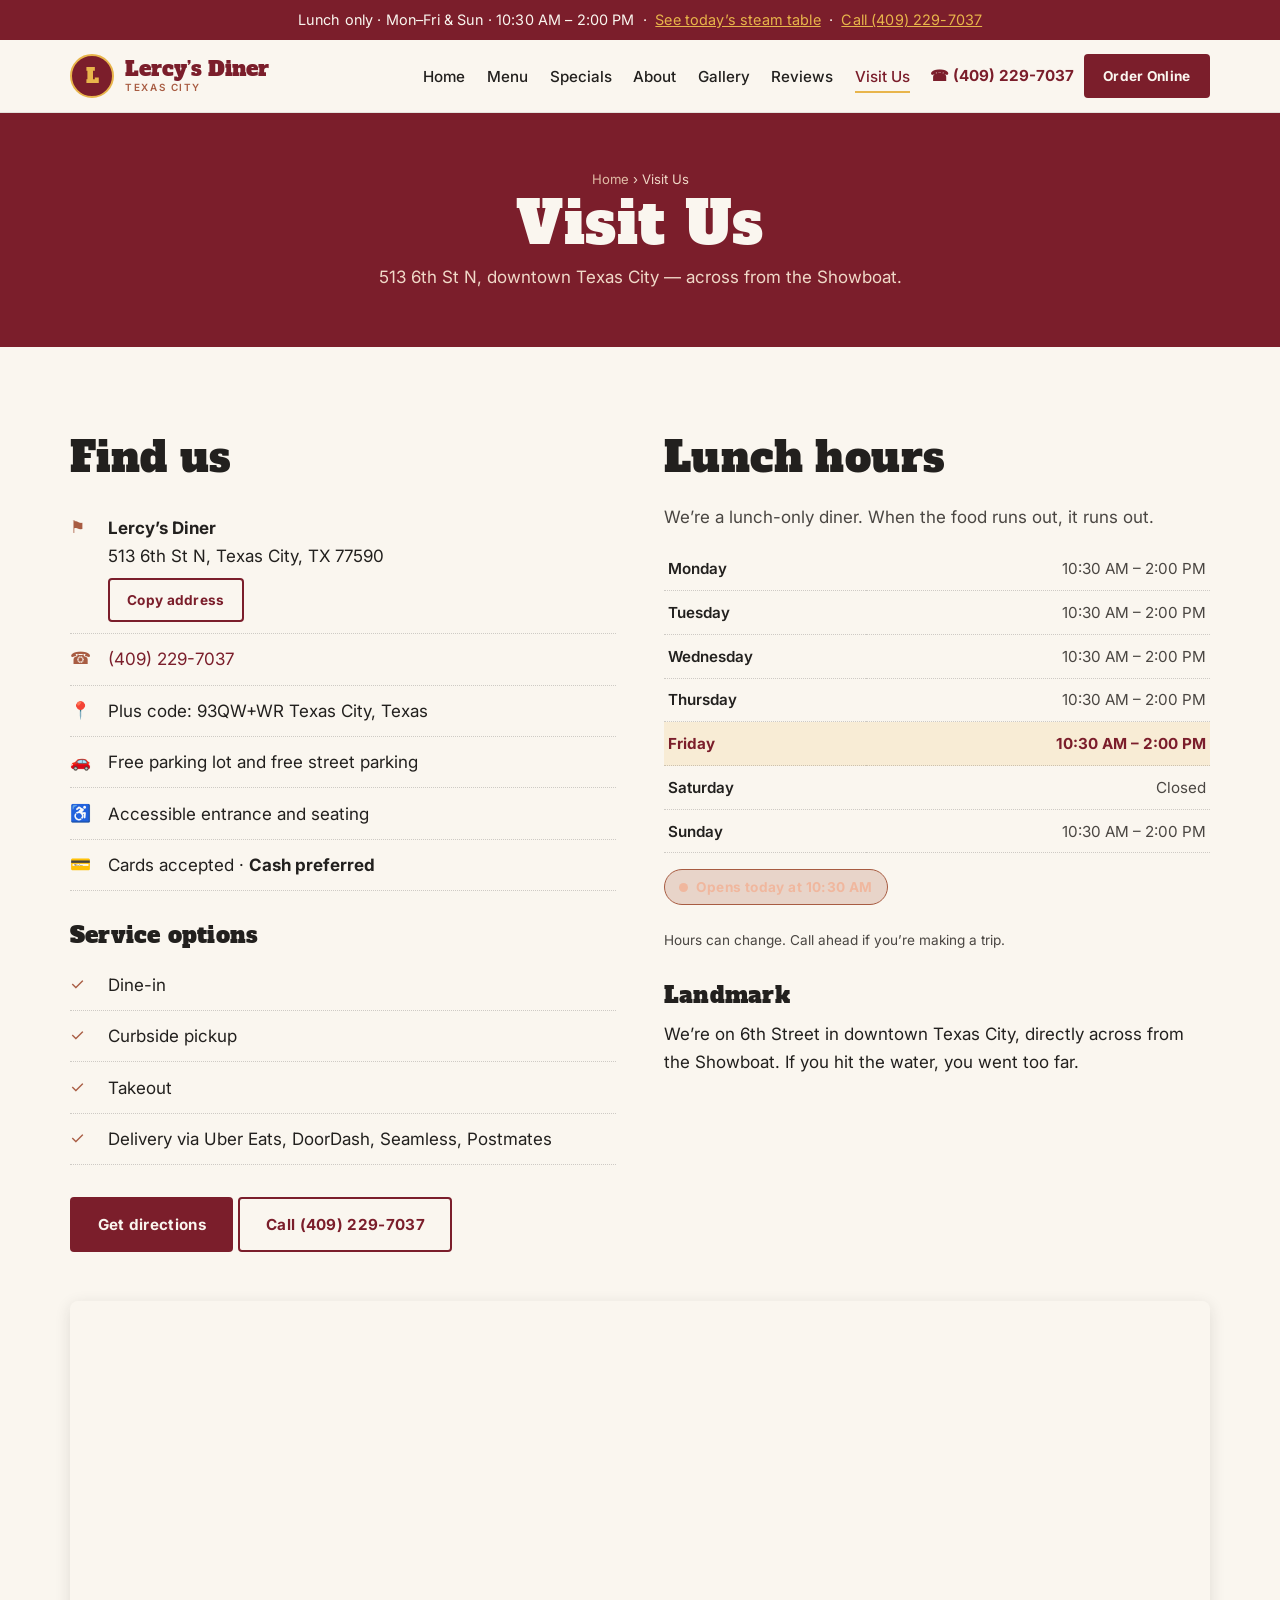
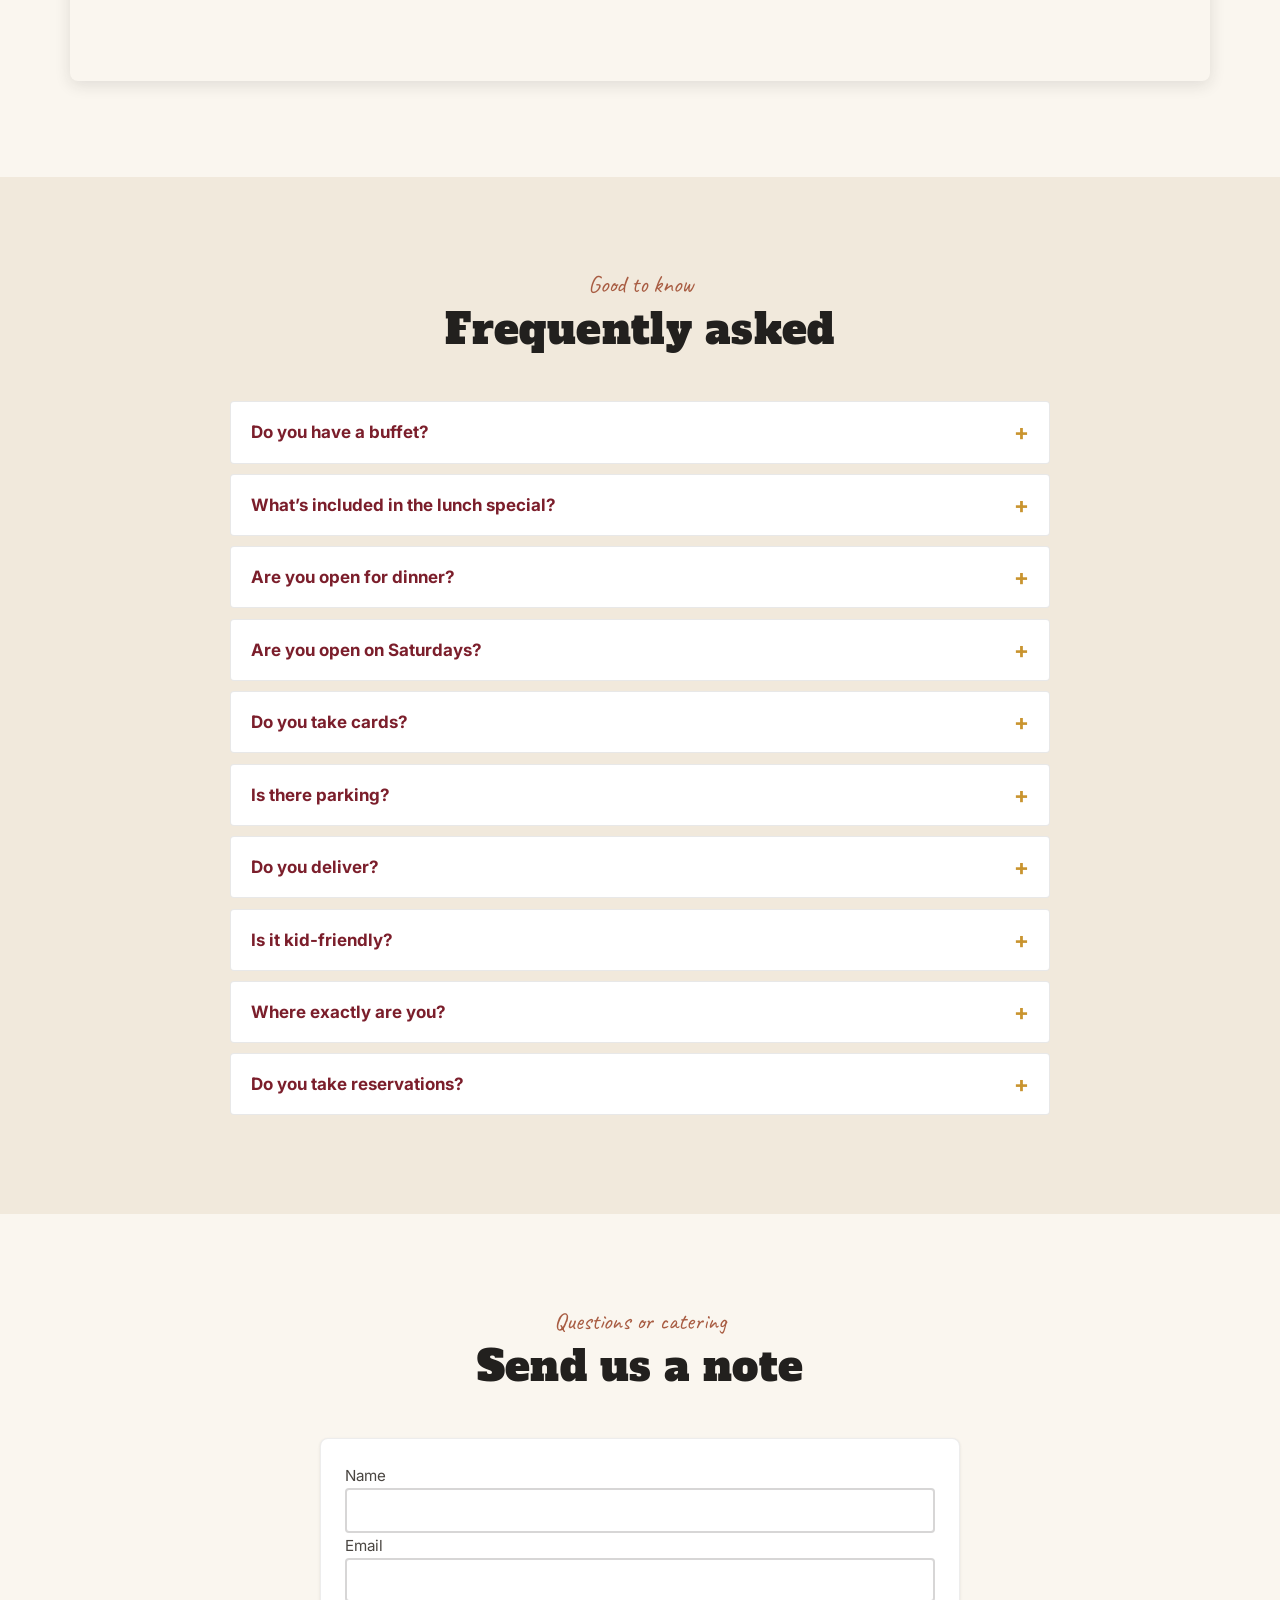
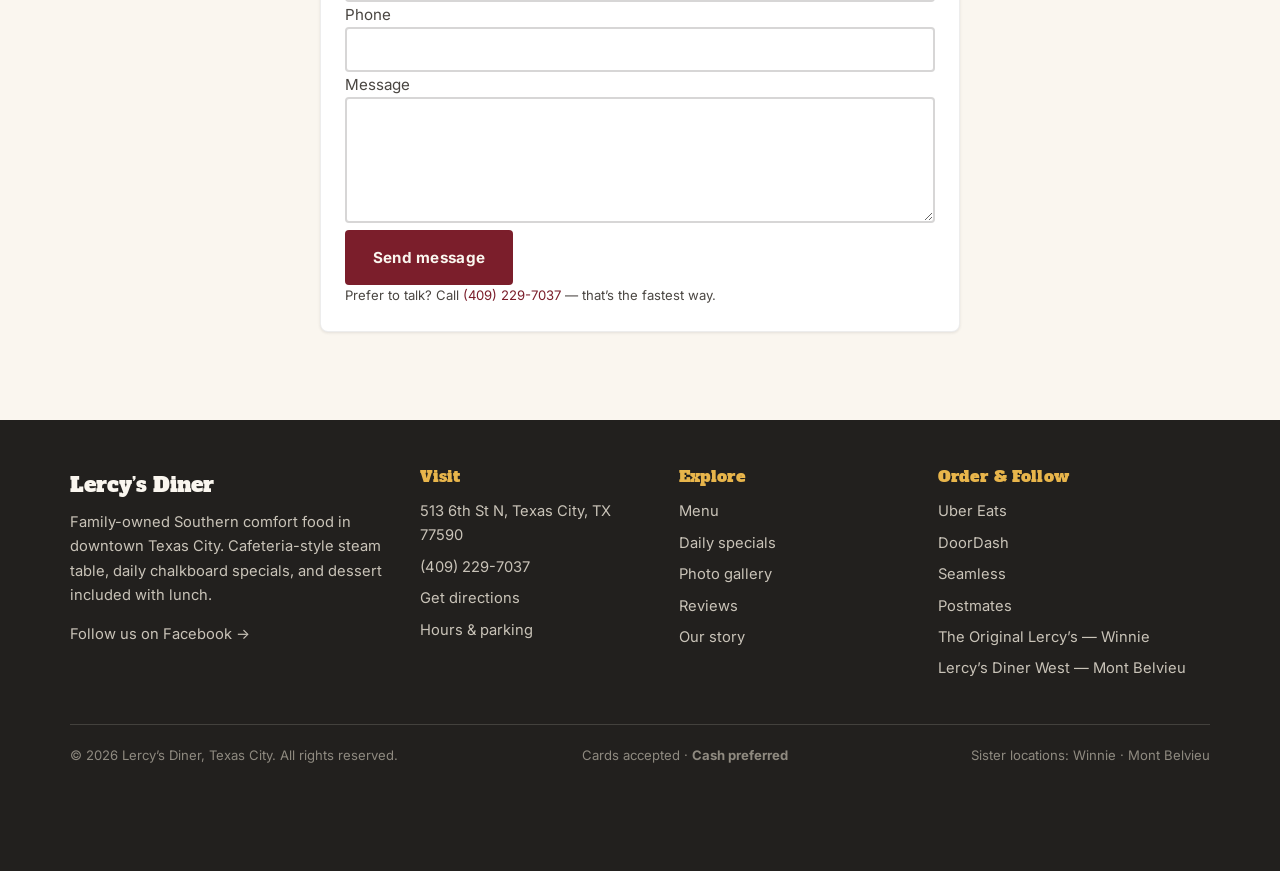
<file: visit.html>
<!DOCTYPE html>
<html lang="en">
<head>
  <meta charset="utf-8">
  <meta name="viewport" content="width=device-width, initial-scale=1">
  <title>Visit Us | Lercy's Diner Texas City</title>
  <meta name="description" content="Lercy's Diner is at 513 6th St N, Texas City, TX 77590, across from the Showboat. Free parking, lunch only 10:30 AM-2:00 PM Mon-Fri and Sun. Call (409) 229-7037.">
  <link rel="canonical" href="https://www.lercysdinertexascity.com/visit.html">
  <meta name="theme-color" content="#7B1E2B">

  <meta property="og:type" content="restaurant">
  <meta property="og:site_name" content="Lercy's Diner Texas City">
  <meta property="og:title" content="Visit Us | Lercy's Diner Texas City">
  <meta property="og:description" content="Lercy's Diner is at 513 6th St N, Texas City, TX 77590, across from the Showboat. Free parking, lunch only 10:30 AM-2:00 PM Mon-Fri and Sun. Call (409) 229-7037.">
  <meta property="og:image" content="https://www.lercysdinertexascity.com/images/steam-table-1.jpg">
  <meta property="og:url" content="https://www.lercysdinertexascity.com/visit.html">
  <meta name="twitter:card" content="summary_large_image">
  <meta name="twitter:title" content="Visit Us | Lercy's Diner Texas City">
  <meta name="twitter:description" content="Lercy's Diner is at 513 6th St N, Texas City, TX 77590, across from the Showboat. Free parking, lunch only 10:30 AM-2:00 PM Mon-Fri and Sun. Call (409) 229-7037.">
  <meta name="twitter:image" content="https://www.lercysdinertexascity.com/images/steam-table-1.jpg">

  <link rel="preconnect" href="https://fonts.googleapis.com">
  <link rel="preconnect" href="https://fonts.gstatic.com" crossorigin>
  <link href="https://fonts.googleapis.com/css2?family=Alfa+Slab+One&family=Caveat:wght@600&family=Inter:wght@400;500;600;700&display=swap" rel="stylesheet">
  <link rel="stylesheet" href="assets/css/styles.css">
  <link rel="icon" href="data:image/svg+xml,%3Csvg xmlns='http://www.w3.org/2000/svg' viewBox='0 0 32 32'%3E%3Ccircle cx='16' cy='16' r='16' fill='%237B1E2B'/%3E%3Ctext x='16' y='23' font-family='Georgia' font-size='20' fill='%23E8B54B' text-anchor='middle'%3EL%3C/text%3E%3C/svg%3E">

  <script type="application/ld+json">
{
  "@context": "https://schema.org",
  "@type": "FAQPage",
  "mainEntity": [
    {
      "@type": "Question",
      "name": "Do you have a buffet?",
      "acceptedAnswer": {
        "@type": "Answer",
        "text": "Yes - a cafeteria-style steam-table line. Pick your entrees and sides as you walk down the line, then pay at the end."
      }
    },
    {
      "@type": "Question",
      "name": "What's included in the lunch special?",
      "acceptedAnswer": {
        "@type": "Answer",
        "text": "One entree, two starches or vegetables, a bread of choice, and a dessert. That's $14.99. A drink is $2.99."
      }
    },
    {
      "@type": "Question",
      "name": "Are you open for dinner?",
      "acceptedAnswer": {
        "@type": "Answer",
        "text": "No. We're a lunch-only diner, open 10:30 AM - 2:00 PM."
      }
    },
    {
      "@type": "Question",
      "name": "Are you open on Saturdays?",
      "acceptedAnswer": {
        "@type": "Answer",
        "text": "No, we're closed Saturdays. We're open Monday through Friday and Sunday."
      }
    },
    {
      "@type": "Question",
      "name": "Do you take cards?",
      "acceptedAnswer": {
        "@type": "Answer",
        "text": "Yes, we take cards - but cash is preferred and always appreciated."
      }
    },
    {
      "@type": "Question",
      "name": "Is there parking?",
      "acceptedAnswer": {
        "@type": "Answer",
        "text": "Yes. There's a free parking lot and free street parking."
      }
    },
    {
      "@type": "Question",
      "name": "Do you deliver?",
      "acceptedAnswer": {
        "@type": "Answer",
        "text": "Yes, through Uber Eats, DoorDash, Seamless and Postmates. Curbside pickup and takeout are also available."
      }
    },
    {
      "@type": "Question",
      "name": "Is it kid-friendly?",
      "acceptedAnswer": {
        "@type": "Answer",
        "text": "Very. There's a kids menu for ages 10 and under, plus a kids' buffet."
      }
    },
    {
      "@type": "Question",
      "name": "Where exactly are you?",
      "acceptedAnswer": {
        "@type": "Answer",
        "text": "513 6th St N in downtown Texas City, across from the Showboat."
      }
    },
    {
      "@type": "Question",
      "name": "Do you take reservations?",
      "acceptedAnswer": {
        "@type": "Answer",
        "text": "We're walk-in only. Just come on in during lunch."
      }
    }
  ]
}
  </script>

</head>
<body>
  <a class="skip-link" href="#main">Skip to content</a>

  <div class="announce">
    Lunch only · Mon&ndash;Fri &amp; Sun · 10:30 AM &ndash; 2:00 PM &nbsp;·&nbsp;
    <a href="specials.html">See today&rsquo;s steam table</a> &nbsp;·&nbsp;
    <a href="tel:+14092297037">Call (409) 229-7037</a>
  </div>

  <header class="site-header">
    <div class="wrap nav">
      <a class="brand" href="index.html">
        <span class="brand__badge" aria-hidden="true">L</span>
        <span class="brand__text">Lercy&rsquo;s Diner<small>Texas City</small></span>
      </a>
      <button class="nav__toggle" type="button" aria-expanded="false" aria-controls="nav-links">
        <span></span><span></span><span></span>
        <span class="sr-only">Menu</span>
      </button>
      <ul class="nav__links" id="nav-links">
          <li><a href="index.html">Home</a></li>
          <li><a href="menu.html">Menu</a></li>
          <li><a href="specials.html">Specials</a></li>
          <li><a href="about.html">About</a></li>
          <li><a href="gallery.html">Gallery</a></li>
          <li><a href="reviews.html">Reviews</a></li>
          <li><a href="visit.html" aria-current="page">Visit Us</a></li>
      </ul>
      <div class="nav__cta">
        <a class="nav__phone" href="tel:+14092297037">&#9742; (409) 229-7037</a>
        <a class="btn btn--primary btn--sm" href="order.html">Order Online</a>
      </div>
    </div>
  </header>

  <main id="main">

    <div class="page-head">
      <div class="wrap">
        <p class="breadcrumb"><a href="index.html">Home</a> &rsaquo; Visit Us</p>
        <h1>Visit Us</h1>
        <p>513 6th St N, downtown Texas City &mdash; across from the Showboat.</p>
      </div>
    </div>

    <section class="section">
      <div class="wrap info-grid">
        <div class="reveal">
          <h2>Find us</h2>
          <ul class="info-list">
            <li><span class="info-list__icon" aria-hidden="true">&#9873;</span>
                <span><strong>Lercy&rsquo;s Diner</strong><br>513 6th St N, Texas City, TX 77590<br>
                <button class="btn btn--outline btn--sm" type="button" style="margin-top:.5rem;"
                        data-copy="513 6th St N, Texas City, TX 77590">Copy address</button></span></li>
            <li><span class="info-list__icon" aria-hidden="true">&#9742;</span>
                <span><a href="tel:+14092297037">(409) 229-7037</a></span></li>
            <li><span class="info-list__icon" aria-hidden="true">&#128205;</span>
                <span>Plus code: 93QW+WR Texas City, Texas</span></li>
            <li><span class="info-list__icon" aria-hidden="true">&#128663;</span>
                <span>Free parking lot and free street parking</span></li>
            <li><span class="info-list__icon" aria-hidden="true">&#9855;</span>
                <span>Accessible entrance and seating <!-- VERIFY: confirm accessibility features with owner --></span></li>
            <li><span class="info-list__icon" aria-hidden="true">&#128179;</span>
                <span>Cards accepted &middot; <strong>Cash preferred</strong></span></li>
          </ul>

          <h3 style="margin-top:2rem;">Service options</h3>
          <ul class="info-list">
            <li><span class="info-list__icon" aria-hidden="true">&#10003;</span><span>Dine-in</span></li>
            <li><span class="info-list__icon" aria-hidden="true">&#10003;</span><span>Curbside pickup</span></li>
            <li><span class="info-list__icon" aria-hidden="true">&#10003;</span><span>Takeout</span></li>
            <li><span class="info-list__icon" aria-hidden="true">&#10003;</span><span>Delivery via Uber Eats, DoorDash, Seamless, Postmates</span></li>
          </ul>

          <p class="mt-2">
            <a class="btn btn--primary" href="https://www.google.com/maps/dir/?api=1&destination=513+6th+St+N+Texas+City+TX+77590" rel="noopener" target="_blank">Get directions</a>
            <a class="btn btn--outline" href="tel:+14092297037">Call (409) 229-7037</a>
          </p>
        </div>

        <div class="reveal">
          <h2>Lunch hours</h2>
          <p style="color:var(--charcoal-soft);">
            We&rsquo;re a lunch-only diner. When the food runs out, it runs out.
          </p>
          <table class="hours-table">
            <caption class="sr-only">Opening hours for Lercy's Diner Texas City</caption>
            <tbody>
              <tr data-day="1"><th scope="row">Monday</th><td>10:30 AM &ndash; 2:00 PM</td></tr>
              <tr data-day="2"><th scope="row">Tuesday</th><td>10:30 AM &ndash; 2:00 PM</td></tr>
              <tr data-day="3"><th scope="row">Wednesday</th><td>10:30 AM &ndash; 2:00 PM</td></tr>
              <tr data-day="4"><th scope="row">Thursday</th><td>10:30 AM &ndash; 2:00 PM</td></tr>
              <tr data-day="5"><th scope="row">Friday</th><td>10:30 AM &ndash; 2:00 PM</td></tr>
              <tr data-day="6"><th scope="row">Saturday</th><td>Closed</td></tr>
              <tr data-day="0"><th scope="row">Sunday</th><td>10:30 AM &ndash; 2:00 PM</td></tr>
            </tbody>
          </table>
          <p class="status" data-status style="margin-top:1rem;"><span class="status__dot"></span>Checking hours&hellip;</p>
          <p style="font-size:.85rem;color:var(--charcoal-soft);margin-top:.5rem;">
            <!-- VERIFY: Sunday service was added after opening. Confirm current hours with the owner. -->
            Hours can change. Call ahead if you&rsquo;re making a trip.
          </p>

          <h3 style="margin-top:2rem;">Landmark</h3>
          <p>We&rsquo;re on 6th Street in downtown Texas City, directly across from the
             Showboat. If you hit the water, you went too far.</p>
        </div>
      </div>

      <div class="wrap mt-2 reveal">
        <iframe class="map-embed" title="Map showing Lercy's Diner at 513 6th St N, Texas City, TX 77590"
          src="https://www.google.com/maps?q=513+6th+St+N,+Texas+City,+TX+77590&amp;output=embed"
          loading="lazy" referrerpolicy="no-referrer-when-downgrade"></iframe>
      </div>
    </section>

    <section class="section section--cream-deep">
      <div class="wrap">
        <div class="section-head reveal">
          <span class="eyebrow">Good to know</span>
          <h2>Frequently asked</h2>
        </div>
        <div class="faq">
          <details>
            <summary>Do you have a buffet?</summary>
            <p>Yes &mdash; a cafeteria-style steam-table line. Pick your entrees and sides as you walk down the line, then pay at the end.</p>
          </details>
          <details>
            <summary>What&rsquo;s included in the lunch special?</summary>
            <p>One entree, two starches or vegetables, a bread of choice, and a dessert. That&rsquo;s $14.99. A drink is $2.99.</p>
          </details>
          <details>
            <summary>Are you open for dinner?</summary>
            <p>No. We&rsquo;re a lunch-only diner, open 10:30 AM &ndash; 2:00 PM.</p>
          </details>
          <details>
            <summary>Are you open on Saturdays?</summary>
            <p>No, we&rsquo;re closed Saturdays. We&rsquo;re open Monday through Friday and Sunday.</p>
          </details>
          <details>
            <summary>Do you take cards?</summary>
            <p>Yes, we take cards &mdash; but cash is preferred and always appreciated.</p>
          </details>
          <details>
            <summary>Is there parking?</summary>
            <p>Yes. There&rsquo;s a free parking lot and free street parking.</p>
          </details>
          <details>
            <summary>Do you deliver?</summary>
            <p>Yes, through Uber Eats, DoorDash, Seamless and Postmates. Curbside pickup and takeout are also available.</p>
          </details>
          <details>
            <summary>Is it kid-friendly?</summary>
            <p>Very. There&rsquo;s a kids menu for ages 10 and under, plus a kids&rsquo; buffet.</p>
          </details>
          <details>
            <summary>Where exactly are you?</summary>
            <p>513 6th St N in downtown Texas City, across from the Showboat.</p>
          </details>
          <details>
            <summary>Do you take reservations?</summary>
            <p>We&rsquo;re walk-in only. Just come on in during lunch.</p>
          </details>
        </div>
      </div>
    </section>

    <section class="section">
      <div class="wrap" style="max-width:680px;">
        <div class="section-head reveal">
          <span class="eyebrow">Questions or catering</span>
          <h2>Send us a note</h2>
        </div>
        <form id="contact-form" class="card reveal" style="padding:1.5rem;" novalidate>
          <div class="card__body" style="padding:0;">
            <p>
              <label for="cf-name">Name</label><br>
              <input class="menu-search" id="cf-name" name="name" type="text" required
                     style="width:100%;" autocomplete="name">
            </p>
            <p>
              <label for="cf-email">Email</label><br>
              <input class="menu-search" id="cf-email" name="email" type="email" required
                     style="width:100%;" autocomplete="email">
            </p>
            <p>
              <label for="cf-phone">Phone</label><br>
              <input class="menu-search" id="cf-phone" name="phone" type="tel"
                     style="width:100%;" autocomplete="tel">
            </p>
            <p>
              <label for="cf-msg">Message</label><br>
              <textarea class="menu-search" id="cf-msg" name="message" rows="5" required
                        style="width:100%;font-family:inherit;"></textarea>
            </p>
            <p>
              <button class="btn btn--primary" type="submit">Send message</button>
            </p>
            <p id="form-note" class="day-note" hidden></p>
            <p style="font-size:.82rem;color:var(--charcoal-soft);margin:0;">
              <!-- VERIFY: no recipient email is confirmed. Wire this to a form service
                   (Formspree, Netlify Forms) or mailto: before launch. The form does
                   NOT pretend a message was sent. -->
              Prefer to talk? Call <a href="tel:+14092297037">(409) 229-7037</a> &mdash; that&rsquo;s the fastest way.
            </p>
          </div>
        </form>
      </div>
    </section>

  </main>

  <footer class="site-footer">
    <div class="wrap">
      <div class="footer-grid">
        <div>
          <p class="footer-brand">Lercy&rsquo;s Diner</p>
          <p>Family-owned Southern comfort food in downtown Texas City. Cafeteria-style
             steam table, daily chalkboard specials, and dessert included with lunch.</p>
          <p><a href="https://www.facebook.com/p/Lercys-Diner-Texas-City-61573878666573/" rel="noopener" target="_blank">Follow us on Facebook &rarr;</a></p>
          <!-- Instagram: no confirmed Texas City account. Add here once verified.
          <p><a href="#" rel="noopener" target="_blank">Instagram</a></p>
          -->
        </div>
        <div>
          <h4>Visit</h4>
          <ul>
            <li>513 6th St N, Texas City, TX 77590</li>
            <li><a href="tel:+14092297037">(409) 229-7037</a></li>
            <li><a href="https://www.google.com/maps/dir/?api=1&destination=513+6th+St+N+Texas+City+TX+77590" rel="noopener" target="_blank">Get directions</a></li>
            <li><a href="visit.html">Hours &amp; parking</a></li>
          </ul>
        </div>
        <div>
          <h4>Explore</h4>
          <ul>
            <li><a href="menu.html">Menu</a></li>
            <li><a href="specials.html">Daily specials</a></li>
            <li><a href="gallery.html">Photo gallery</a></li>
            <li><a href="reviews.html">Reviews</a></li>
            <li><a href="about.html">Our story</a></li>
          </ul>
        </div>
        <div>
          <h4>Order &amp; Follow</h4>
          <ul>
            <li><a href="https://www.ubereats.com/store/lercys-diner-texas-city-513-6th-st-n/yXhqg0GhWDCRyKL9rrjQww" rel="noopener" target="_blank">Uber Eats</a></li>
            <li><a href="https://www.doordash.com/store/lercys-diner-texas-city-39602713" rel="noopener" target="_blank">DoorDash</a></li>
            <li><a href="https://www.seamless.com/menu/lercys-diner-texas-city-513-6th-st-n-texas-city/13349072" rel="noopener" target="_blank">Seamless</a></li>
            <li><a href="https://postmates.com/store/lercys-diner-texas-city-513-6th-st-n/yXhqg0GhWDCRyKL9rrjQww" rel="noopener" target="_blank">Postmates</a></li>
            <li><a href="https://www.facebook.com/originallercys" rel="noopener" target="_blank">The Original Lercy&rsquo;s &mdash; Winnie</a></li>
            <li><a href="https://www.facebook.com/lercysdinerwest" rel="noopener" target="_blank">Lercy&rsquo;s Diner West &mdash; Mont Belvieu</a></li>
          </ul>
        </div>
      </div>
      <div class="footer-bottom">
        <span>&copy; <span id="yr">2025</span> Lercy&rsquo;s Diner, Texas City. All rights reserved.</span>
        <span>Cards accepted &middot; <strong>Cash preferred</strong></span>
        <span>Sister locations: Winnie &middot; Mont Belvieu</span>
      </div>
    </div>
  </footer>

  <nav class="mobile-bar" aria-label="Quick actions">
    <a href="tel:+14092297037"><span aria-hidden="true">&#9742;</span>Call</a>
    <a href="https://www.google.com/maps/dir/?api=1&destination=513+6th+St+N+Texas+City+TX+77590" rel="noopener" target="_blank"><span aria-hidden="true">&#10132;</span>Directions</a>
    <a href="order.html"><span aria-hidden="true">&#127860;</span>Order</a>
  </nav>


  <script src="assets/js/specials-data.js"></script>
  <script src="assets/js/main.js"></script>
  <script>document.getElementById('yr').textContent = new Date().getFullYear();</script>
</body>
</html>
</file>
<file: assets/css/styles.css>
/* ==========================================================================
   Lercy's Diner — Texas City
   Stylesheet
   Palette: burgundy #7B1E2B · cream #FAF6EF · butter #E8B54B
            charcoal #22201E · brick #A85C42 · teal #2E7D74
   ========================================================================== */

/* ---------- Tokens ---------- */
:root {
  --burgundy: #7B1E2B;
  --burgundy-dark: #5E1621;
  --cream: #FAF6EF;
  --cream-deep: #F1E9DC;
  --butter: #E8B54B;
  --butter-dark: #C9942F;
  --charcoal: #22201E;
  --charcoal-soft: #4A4642;
  --brick: #A85C42;
  --teal: #2E7D74;
  --white: #FFFFFF;

  --font-display: "Alfa Slab One", "Bebas Neue", Georgia, serif;
  --font-body: "Inter", -apple-system, BlinkMacSystemFont, "Segoe UI", Roboto, sans-serif;
  --font-script: "Caveat", "Segoe Script", cursive;

  --radius: 4px;
  --radius-lg: 8px;
  --shadow-sm: 0 1px 3px rgba(34, 32, 30, .10);
  --shadow: 0 4px 16px rgba(34, 32, 30, .12);
  --shadow-lg: 0 12px 36px rgba(34, 32, 30, .18);

  --wrap: 1180px;
  --nav-h: 72px;
}

/* ---------- Reset ---------- */
*, *::before, *::after { box-sizing: border-box; }
html { -webkit-text-size-adjust: 100%; scroll-behavior: smooth; }
body {
  margin: 0;
  font-family: var(--font-body);
  font-size: 17px;
  line-height: 1.65;
  color: var(--charcoal);
  background: var(--cream);
  overflow-x: hidden;
}
img { max-width: 100%; height: auto; display: block; }
a { color: var(--burgundy); text-decoration: none; }
a:hover { text-decoration: underline; }
button { font: inherit; cursor: pointer; }
h1, h2, h3, h4 {
  font-family: var(--font-display);
  font-weight: 400;
  line-height: 1.12;
  margin: 0 0 .5em;
  letter-spacing: .01em;
}
h1 { font-size: clamp(2.1rem, 5.5vw, 3.75rem); }
h2 { font-size: clamp(1.7rem, 3.6vw, 2.6rem); }
h3 { font-size: clamp(1.15rem, 2vw, 1.4rem); }
p { margin: 0 0 1em; }

/* Accessibility */
.skip-link {
  position: absolute; left: -9999px; top: 0; z-index: 200;
  background: var(--butter); color: var(--charcoal);
  padding: .75rem 1.25rem; font-weight: 700;
}
.skip-link:focus { left: 0; }
:focus-visible { outline: 3px solid var(--butter); outline-offset: 2px; }
.sr-only {
  position: absolute; width: 1px; height: 1px; padding: 0; margin: -1px;
  overflow: hidden; clip: rect(0 0 0 0); white-space: nowrap; border: 0;
}

/* ---------- Layout ---------- */
.wrap { width: 100%; max-width: var(--wrap); margin: 0 auto; padding: 0 1.25rem; }
.section { padding: clamp(3rem, 7vw, 5.5rem) 0; }
.section--cream-deep { background: var(--cream-deep); }
.section--charcoal { background: var(--charcoal); color: var(--cream); }
.section--charcoal h2, .section--charcoal h3 { color: var(--cream); }
.section-head { max-width: 720px; margin: 0 auto clamp(2rem, 4vw, 3rem); text-align: center; }
.eyebrow {
  font-family: var(--font-script);
  font-size: 1.5rem;
  color: var(--brick);
  display: block;
  margin-bottom: .15rem;
}
.section--charcoal .eyebrow { color: var(--butter); }
.lede { font-size: 1.1rem; color: var(--charcoal-soft); }
.section--charcoal .lede { color: #D8D2C8; }

/* ---------- Announcement bar ---------- */
.announce {
  background: var(--burgundy);
  color: var(--cream);
  font-size: .9rem;
  text-align: center;
  padding: .5rem 1.25rem;
  letter-spacing: .01em;
}
.announce strong { color: var(--butter); }
.announce a { color: var(--butter); text-decoration: underline; }

/* ---------- Header / nav ---------- */
.site-header {
  position: sticky; top: 0; z-index: 100;
  background: var(--cream);
  border-bottom: 1px solid rgba(34,32,30,.10);
  transition: box-shadow .25s ease, background .25s ease;
}
.site-header.is-stuck { box-shadow: var(--shadow); }
.nav {
  display: flex; align-items: center; gap: 1.25rem;
  min-height: var(--nav-h);
}
.brand {
  display: flex; align-items: center; gap: .7rem;
  font-family: var(--font-display);
  font-size: 1.3rem; line-height: 1;
  color: var(--burgundy); text-decoration: none;
  margin-right: auto;
}
.brand:hover { text-decoration: none; }
.brand__badge {
  width: 44px; height: 44px; flex: 0 0 44px;
  border-radius: 50%;
  background: var(--burgundy);
  color: var(--butter);
  display: grid; place-items: center;
  font-size: 1.25rem;
  border: 2px solid var(--butter);
}
.brand__text small {
  display: block;
  font-family: var(--font-body);
  font-size: .62rem; font-weight: 600;
  letter-spacing: .16em; text-transform: uppercase;
  color: var(--brick); margin-top: .18rem;
}
.nav__links { display: flex; align-items: center; gap: 1.35rem; list-style: none; margin: 0; padding: 0; }
.nav__links a {
  color: var(--charcoal); font-weight: 500; font-size: .95rem;
  padding: .35rem 0; border-bottom: 2px solid transparent;
}
.nav__links a:hover, .nav__links a[aria-current="page"] {
  color: var(--burgundy); border-bottom-color: var(--butter); text-decoration: none;
}
.nav__cta { display: flex; align-items: center; gap: .6rem; }
.nav__phone {
  display: inline-flex; align-items: center; gap: .4rem;
  font-weight: 700; font-size: .95rem; color: var(--burgundy); white-space: nowrap;
}
.nav__toggle {
  display: none; background: none; border: 0; padding: .5rem;
  color: var(--charcoal);
}
.nav__toggle span {
  display: block; width: 26px; height: 3px; background: currentColor;
  border-radius: 2px; margin: 5px 0; transition: transform .2s, opacity .2s;
}

/* ---------- Buttons ---------- */
.btn {
  display: inline-flex; align-items: center; justify-content: center; gap: .5rem;
  padding: .8rem 1.6rem;
  border: 2px solid transparent; border-radius: var(--radius);
  font-weight: 700; font-size: .95rem; letter-spacing: .02em;
  text-align: center; text-decoration: none;
  transition: transform .15s ease, background .2s ease, color .2s ease, box-shadow .2s ease;
}
.btn:hover { text-decoration: none; transform: translateY(-2px); }
.btn--primary { background: var(--burgundy); color: var(--cream); }
.btn--primary:hover { background: var(--burgundy-dark); box-shadow: var(--shadow); }
.btn--gold { background: var(--butter); color: var(--charcoal); }
.btn--gold:hover { background: var(--butter-dark); box-shadow: var(--shadow); }
.btn--ghost { background: transparent; color: var(--cream); border-color: rgba(250,246,239,.65); }
.btn--ghost:hover { background: var(--cream); color: var(--burgundy); }
.btn--outline { background: transparent; color: var(--burgundy); border-color: var(--burgundy); }
.btn--outline:hover { background: var(--burgundy); color: var(--cream); }
.btn--sm { padding: .55rem 1.1rem; font-size: .85rem; }
.btn--block { width: 100%; }

/* ---------- Hero ---------- */
.hero {
  position: relative;
  min-height: min(78vh, 640px);
  display: flex; align-items: center;
  color: var(--cream);
  background: var(--charcoal);
  overflow: hidden;
}
.hero__media { position: absolute; inset: 0; }
.hero__media img { width: 100%; height: 100%; object-fit: cover; }
.hero__media::after {
  content: ""; position: absolute; inset: 0;
  background: linear-gradient(105deg, rgba(34,32,30,.90) 0%, rgba(34,32,30,.72) 45%, rgba(123,30,43,.42) 100%);
}
.hero__inner { position: relative; z-index: 2; padding: 4.5rem 0; max-width: 720px; }
.hero h1 { color: var(--cream); text-shadow: 0 2px 18px rgba(0,0,0,.35); }
.hero__tagline {
  font-family: var(--font-script);
  font-size: clamp(1.6rem, 3.5vw, 2.4rem);
  color: var(--butter);
  display: block; margin-bottom: .35rem;
}
.hero__sub { font-size: 1.1rem; color: #EDE7DC; max-width: 560px; margin-bottom: 1.75rem; }
.hero__actions { display: flex; flex-wrap: wrap; gap: .8rem; }

/* Open / closed pill */
.status {
  display: inline-flex; align-items: center; gap: .5rem;
  padding: .35rem .9rem; border-radius: 999px;
  font-size: .85rem; font-weight: 700; letter-spacing: .03em;
  background: rgba(46,125,116,.22);
  border: 1px solid var(--teal);
  color: #9BE3DA;
  margin-bottom: 1rem;
}
.status--closed { background: rgba(168,92,66,.22); border-color: var(--brick); color: #F0B79E; }
.status__dot {
  width: 9px; height: 9px; border-radius: 50%; background: currentColor;
  animation: pulse 2s ease-in-out infinite;
}
@keyframes pulse { 0%,100% { opacity: 1; } 50% { opacity: .35; } }

/* ---------- Trust bar ---------- */
.trust {
  background: var(--charcoal);
  color: var(--cream);
  border-top: 3px solid var(--butter);
}
.trust__inner {
  display: flex; flex-wrap: wrap; justify-content: center; align-items: center;
  gap: 1rem 2.5rem; padding: 1.15rem 0;
  font-size: .92rem; text-align: center;
}
.trust__item { display: flex; align-items: center; gap: .5rem; }
.trust__stars { color: var(--butter); letter-spacing: .06em; }
.trust__sep { color: rgba(250,246,239,.3); }

/* ---------- Cards / grids ---------- */
.grid { display: grid; gap: 1.5rem; }
.grid--2 { grid-template-columns: repeat(2, 1fr); }
.grid--3 { grid-template-columns: repeat(3, 1fr); }
.grid--4 { grid-template-columns: repeat(4, 1fr); }

.card {
  background: var(--white);
  border: 1px solid rgba(34,32,30,.08);
  border-radius: var(--radius-lg);
  overflow: hidden;
  box-shadow: var(--shadow-sm);
  display: flex; flex-direction: column;
  transition: transform .2s ease, box-shadow .2s ease;
}
.card:hover { transform: translateY(-4px); box-shadow: var(--shadow); }
.card__img { aspect-ratio: 16 / 10; overflow: hidden; background: var(--cream-deep); }
.card__img img { width: 100%; height: 100%; object-fit: cover; }
.card__body { padding: 1.25rem; flex: 1; display: flex; flex-direction: column; }
.card__body h3 { margin-bottom: .35rem; color: var(--burgundy); }
.card__body p { font-size: .95rem; color: var(--charcoal-soft); margin-bottom: 0; }

/* ---------- Steps ---------- */
.steps { counter-reset: step; }
.step { position: relative; padding-left: 4.25rem; }
.step::before {
  counter-increment: step;
  content: counter(step);
  position: absolute; left: 0; top: 0;
  width: 3rem; height: 3rem; border-radius: 50%;
  background: var(--burgundy); color: var(--butter);
  display: grid; place-items: center;
  font-family: var(--font-display); font-size: 1.3rem;
}
.step h3 { color: var(--burgundy); margin-bottom: .3rem; }
.step p { font-size: .95rem; color: var(--charcoal-soft); margin: 0; }

/* ---------- Combo plate band ---------- */
.combo {
  background: var(--burgundy);
  color: var(--cream);
  position: relative;
  overflow: hidden;
}
.combo__inner {
  display: grid; grid-template-columns: 1.05fr .95fr;
  gap: clamp(1.5rem, 4vw, 3.5rem); align-items: center;
}
.combo h2 { color: var(--cream); }
.combo__eyebrow { font-family: var(--font-script); font-size: 1.7rem; color: var(--butter); display: block; }
.combo__formula {
  display: flex; flex-wrap: wrap; align-items: center; gap: .5rem .75rem;
  margin: 1.25rem 0;
  font-size: 1rem;
}
.combo__formula span {
  background: rgba(250,246,239,.14);
  border: 1px solid rgba(250,246,239,.28);
  padding: .4rem .85rem; border-radius: var(--radius);
  font-weight: 600;
}
.combo__plus { color: var(--butter); font-weight: 700; }
.combo__price {
  font-family: var(--font-display);
  font-size: clamp(3rem, 8vw, 4.5rem);
  color: var(--butter);
  line-height: 1; display: block;
}
.combo__note { font-size: .92rem; color: #F0D9C8; }
.combo__media { border: 4px solid rgba(250,246,239,.2); border-radius: var(--radius-lg); overflow: hidden; }
.combo__media img { width: 100%; }

/* ---------- Story ---------- */
.story__grid { display: grid; grid-template-columns: 1fr 1fr; gap: clamp(1.5rem, 4vw, 3rem); align-items: center; }
.story__media { border-radius: var(--radius-lg); overflow: hidden; box-shadow: var(--shadow-lg); }
.pullquote {
  border-left: 5px solid var(--butter);
  padding: .35rem 0 .35rem 1.25rem;
  margin: 1.5rem 0;
  font-family: var(--font-display);
  font-size: clamp(1.15rem, 2.4vw, 1.5rem);
  color: var(--burgundy);
  line-height: 1.3;
}
.pullquote cite {
  display: block; margin-top: .5rem;
  font-family: var(--font-body); font-size: .85rem; font-style: normal;
  font-weight: 600; letter-spacing: .08em; text-transform: uppercase; color: var(--brick);
}
.timeline { list-style: none; margin: 1.5rem 0 0; padding: 0; }
.timeline li { position: relative; padding-left: 1.75rem; margin-bottom: .85rem; font-size: .95rem; }
.timeline li::before {
  content: ""; position: absolute; left: 0; top: .55rem;
  width: 10px; height: 10px; border-radius: 50%;
  background: var(--butter); border: 2px solid var(--burgundy);
}
.timeline strong { color: var(--burgundy); }

/* ---------- Reviews ---------- */
.reviews-grid { display: grid; grid-template-columns: repeat(3, 1fr); gap: 1.35rem; }
.review {
  background: var(--white);
  border: 1px solid rgba(34,32,30,.08);
  border-left: 4px solid var(--butter);
  border-radius: var(--radius);
  padding: 1.4rem;
  box-shadow: var(--shadow-sm);
  display: flex; flex-direction: column;
}
.review__stars { color: var(--butter); font-size: .95rem; letter-spacing: .1em; margin-bottom: .6rem; }
.review__text { font-size: .95rem; flex: 1; margin-bottom: .85rem; }
.review__who { font-size: .85rem; font-weight: 700; color: var(--burgundy); }
.review__meta { font-size: .78rem; color: var(--charcoal-soft); }

/* ---------- Menu ---------- */
.tabs { display: flex; flex-wrap: wrap; gap: .5rem; justify-content: center; margin-bottom: 2rem; }
.tab {
  background: transparent; border: 2px solid var(--burgundy);
  color: var(--burgundy); border-radius: 999px;
  padding: .55rem 1.35rem; font-weight: 700; font-size: .9rem;
}
.tab[aria-selected="true"] { background: var(--burgundy); color: var(--cream); }
.tabpanel[hidden] { display: none; }

.menu-tools { display: flex; flex-wrap: wrap; gap: .75rem; justify-content: center; margin-bottom: 1.75rem; }
.menu-search {
  width: min(420px, 100%);
  padding: .7rem 1rem; font-size: 1rem;
  border: 2px solid rgba(34,32,30,.18); border-radius: var(--radius);
  background: var(--white); color: var(--charcoal);
}
.filters { display: flex; flex-wrap: wrap; gap: .4rem; justify-content: center; }
.chip {
  background: var(--white); border: 1px solid rgba(34,32,30,.18);
  border-radius: 999px; padding: .35rem .95rem;
  font-size: .82rem; font-weight: 600; color: var(--charcoal-soft);
}
.chip[aria-pressed="true"] { background: var(--burgundy); border-color: var(--burgundy); color: var(--cream); }

.menu-group { margin-bottom: 2.5rem; }
.menu-group > h3 {
  color: var(--burgundy);
  border-bottom: 3px solid var(--butter);
  padding-bottom: .4rem; margin-bottom: 1rem;
}
.menu-list { list-style: none; margin: 0; padding: 0; }
.menu-item {
  display: grid; grid-template-columns: 1fr auto;
  gap: .15rem 1rem;
  padding: .75rem 0;
  border-bottom: 1px dotted rgba(34,32,30,.25);
}
.menu-item__name { font-weight: 700; color: var(--charcoal); }
.menu-item__price {
  font-family: var(--font-display); color: var(--burgundy);
  font-size: 1.05rem; white-space: nowrap;
}
.menu-item__desc { grid-column: 1 / -1; font-size: .88rem; color: var(--charcoal-soft); margin: 0; }
.menu-item[hidden] { display: none; }

.chalkboard {
  background: #1E2B26;
  border: 10px solid #6B4A2F;
  border-radius: var(--radius);
  padding: 1.75rem;
  color: #F2EFE6;
  box-shadow: inset 0 0 60px rgba(0,0,0,.5);
}
.chalkboard h3 { color: #F2EFE6; font-family: var(--font-script); font-size: 1.9rem; }
.chalkboard .menu-item { border-bottom-color: rgba(242,239,230,.2); }
.chalkboard .menu-item__name { color: #F2EFE6; }
.chalkboard .menu-item__price { color: var(--butter); }
.chalkboard .menu-item__desc { color: #BFB9AC; }
.day-note {
  background: rgba(232,181,75,.14);
  border-left: 4px solid var(--butter);
  padding: .85rem 1.1rem; border-radius: var(--radius);
  font-size: .92rem; margin-bottom: 1.5rem;
}
.disclaimer { font-size: .85rem; color: var(--charcoal-soft); text-align: center; font-style: italic; }

/* ---------- Gallery ---------- */
.gallery-filters { display: flex; flex-wrap: wrap; gap: .45rem; justify-content: center; margin-bottom: 1.75rem; }
.gallery {
  columns: 3;
  column-gap: 1rem;
}
.gallery__item {
  break-inside: avoid;
  margin-bottom: 1rem;
  border-radius: var(--radius);
  overflow: hidden;
  position: relative;
  cursor: zoom-in;
  background: var(--cream-deep);
  border: 0; padding: 0; width: 100%; display: block;
}
.gallery__item img { width: 100%; transition: transform .35s ease; }
.gallery__item:hover img { transform: scale(1.04); }
.gallery__cap {
  position: absolute; inset: auto 0 0 0;
  background: linear-gradient(transparent, rgba(34,32,30,.85));
  color: var(--cream); font-size: .8rem; text-align: left;
  padding: 1.5rem .8rem .7rem;
}
.gallery__item[hidden] { display: none; }

/* Lightbox */
.lightbox {
  position: fixed; inset: 0; z-index: 300;
  background: rgba(20,18,17,.94);
  display: none; align-items: center; justify-content: center;
  padding: 1.5rem;
}
.lightbox.is-open { display: flex; }
.lightbox__img { max-width: min(1200px, 94vw); max-height: 84vh; border-radius: var(--radius); }
.lightbox__cap { color: var(--cream); text-align: center; font-size: .9rem; margin-top: .85rem; }
.lightbox__close, .lightbox__prev, .lightbox__next {
  position: absolute; background: rgba(250,246,239,.12); color: var(--cream);
  border: 1px solid rgba(250,246,239,.3); border-radius: 50%;
  width: 46px; height: 46px; display: grid; place-items: center;
  font-size: 1.3rem; line-height: 1;
}
.lightbox__close { top: 1.25rem; right: 1.25rem; }
.lightbox__prev { left: 1.25rem; top: 50%; transform: translateY(-50%); }
.lightbox__next { right: 1.25rem; top: 50%; transform: translateY(-50%); }
.lightbox__close:hover, .lightbox__prev:hover, .lightbox__next:hover { background: var(--butter); color: var(--charcoal); }
.lightbox__inner { text-align: center; }

/* ---------- Visit / info ---------- */
.info-grid { display: grid; grid-template-columns: 1fr 1fr; gap: clamp(1.5rem, 4vw, 3rem); }
.info-list { list-style: none; margin: 0; padding: 0; }
.info-list li { display: flex; gap: .85rem; padding: .7rem 0; border-bottom: 1px dotted rgba(34,32,30,.2); }
.info-list__icon { flex: 0 0 24px; color: var(--brick); font-size: 1.05rem; }
.hours-table { width: 100%; border-collapse: collapse; font-size: .95rem; }
.hours-table th, .hours-table td { padding: .55rem .25rem; text-align: left; border-bottom: 1px dotted rgba(34,32,30,.2); }
.hours-table th { font-weight: 600; color: var(--charcoal); }
.hours-table td { text-align: right; color: var(--charcoal-soft); }
.hours-table tr.is-today { background: rgba(232,181,75,.16); }
.hours-table tr.is-today th, .hours-table tr.is-today td { color: var(--burgundy); font-weight: 700; }
.map-embed { border: 0; width: 100%; height: 380px; border-radius: var(--radius-lg); box-shadow: var(--shadow); }

/* ---------- Order ---------- */
.order-card {
  background: var(--white); border: 1px solid rgba(34,32,30,.1);
  border-radius: var(--radius-lg); padding: 1.5rem; text-align: center;
  box-shadow: var(--shadow-sm); display: flex; flex-direction: column; gap: .75rem;
}
.order-card h3 { color: var(--burgundy); margin: 0; }
.order-card p { font-size: .9rem; color: var(--charcoal-soft); flex: 1; margin: 0; }

/* ---------- FAQ ---------- */
.faq { max-width: 820px; margin: 0 auto; }
.faq details {
  background: var(--white); border: 1px solid rgba(34,32,30,.1);
  border-radius: var(--radius); margin-bottom: .65rem; overflow: hidden;
}
.faq summary {
  cursor: pointer; padding: 1rem 1.25rem; font-weight: 700;
  color: var(--burgundy); list-style: none; position: relative; padding-right: 3rem;
}
.faq summary::-webkit-details-marker { display: none; }
.faq summary::after {
  content: "+"; position: absolute; right: 1.25rem; top: 50%;
  transform: translateY(-50%); font-size: 1.4rem; color: var(--butter-dark);
}
.faq details[open] summary::after { content: "–"; }
.faq details p { padding: 0 1.25rem 1rem; margin: 0; font-size: .95rem; color: var(--charcoal-soft); }

/* ---------- CTA band ---------- */
.cta-band {
  background: var(--charcoal);
  color: var(--cream);
  text-align: center;
  padding: clamp(2.5rem, 6vw, 4rem) 0;
}
.cta-band h2 { color: var(--cream); }
.cta-band .btn-row { display: flex; flex-wrap: wrap; gap: .8rem; justify-content: center; }

/* ---------- Footer ---------- */
.site-footer { background: var(--charcoal); color: #C9C3B8; font-size: .92rem; padding: 3rem 0 6.5rem; }
.footer-grid { display: grid; grid-template-columns: 1.4fr 1fr 1fr 1.2fr; gap: 2rem; }
.site-footer h4 { color: var(--butter); font-size: 1rem; margin-bottom: .85rem; }
.site-footer a { color: #C9C3B8; }
.site-footer a:hover { color: var(--butter); }
.site-footer ul { list-style: none; margin: 0; padding: 0; }
.site-footer li { margin-bottom: .45rem; }
.footer-brand { font-family: var(--font-display); font-size: 1.3rem; color: var(--cream); margin-bottom: .5rem; }
.footer-bottom {
  border-top: 1px solid rgba(201,195,184,.2);
  margin-top: 2.25rem; padding-top: 1.25rem;
  display: flex; flex-wrap: wrap; gap: .75rem 1.5rem; justify-content: space-between;
  font-size: .82rem; color: #8F8A80;
}

/* ---------- Mobile sticky bar ---------- */
.mobile-bar {
  position: fixed; left: 0; right: 0; bottom: 0; z-index: 150;
  display: none;
  background: var(--charcoal);
  border-top: 3px solid var(--butter);
  grid-template-columns: repeat(3, 1fr);
}
.mobile-bar a {
  color: var(--cream); text-align: center; padding: .7rem .25rem;
  font-size: .74rem; font-weight: 700; letter-spacing: .04em;
  text-transform: uppercase; text-decoration: none;
}
.mobile-bar a + a { border-left: 1px solid rgba(250,246,239,.15); }
.mobile-bar a:active { background: var(--burgundy); }
.mobile-bar span { display: block; font-size: 1.1rem; margin-bottom: .1rem; }

/* ---------- Page header (subpages) ---------- */
.page-head {
  background: var(--burgundy); color: var(--cream);
  padding: clamp(2.25rem, 5vw, 3.5rem) 0;
  text-align: center;
}
.page-head h1 { color: var(--cream); margin-bottom: .35rem; }
.page-head p { color: #F0D9C8; max-width: 640px; margin: 0 auto; }
.breadcrumb { font-size: .82rem; color: #E0BCA6; margin-bottom: .75rem; }
.breadcrumb a { color: #E0BCA6; }

/* ---------- Utilities ---------- */
.text-center { text-align: center; }
.mt-2 { margin-top: 2rem; }
.mb-0 { margin-bottom: 0; }
.note-inline {
  display: inline-block; font-size: .78rem; font-weight: 700;
  letter-spacing: .05em; text-transform: uppercase;
  background: var(--butter); color: var(--charcoal);
  padding: .15rem .5rem; border-radius: 3px; vertical-align: middle;
}

/* ---------- Reveal on scroll ---------- */
.reveal { opacity: 0; transform: translateY(18px); transition: opacity .55s ease, transform .55s ease; }
.reveal.is-in { opacity: 1; transform: none; }

/* ---------- Responsive ---------- */
@media (max-width: 1000px) {
  .grid--4 { grid-template-columns: repeat(2, 1fr); }
  .reviews-grid { grid-template-columns: repeat(2, 1fr); }
  .footer-grid { grid-template-columns: 1fr 1fr; }
  .gallery { columns: 2; }
}
@media (max-width: 860px) {
  .nav__links {
    position: absolute; left: 0; right: 0; top: 100%;
    background: var(--cream);
    flex-direction: column; align-items: stretch; gap: 0;
    padding: .5rem 1.25rem 1.25rem;
    border-bottom: 1px solid rgba(34,32,30,.12);
    box-shadow: var(--shadow);
    display: none;
  }
  .nav__links.is-open { display: flex; }
  .nav__links a { padding: .8rem 0; border-bottom: 1px solid rgba(34,32,30,.08); }
  .nav__toggle { display: block; }
  .nav__phone { display: none; }
  .combo__inner, .story__grid, .info-grid { grid-template-columns: 1fr; }
  .grid--3 { grid-template-columns: repeat(2, 1fr); }
}
@media (max-width: 620px) {
  body { font-size: 16px; }
  .grid--2, .grid--3, .grid--4, .reviews-grid { grid-template-columns: 1fr; }
  .gallery { columns: 1; }
  .footer-grid { grid-template-columns: 1fr; }
  .mobile-bar { display: grid; }
  .site-footer { padding-bottom: 5.5rem; }
  .hero__actions .btn { width: 100%; }
  .step { padding-left: 3.5rem; }
  .step::before { width: 2.5rem; height: 2.5rem; font-size: 1.1rem; }
  .lightbox__prev { left: .5rem; }
  .lightbox__next { right: .5rem; }
}

/* ---------- Print (menu page) ---------- */
@media print {
  .announce, .site-header, .mobile-bar, .site-footer, .cta-band,
  .menu-tools, .tabs, .page-head .breadcrumb { display: none !important; }
  body { background: #fff; font-size: 12pt; }
  .section { padding: 0.5rem 0; }
  .tabpanel[hidden] { display: block !important; }
  .chalkboard { background: #fff; color: #000; border-color: #999; box-shadow: none; }
  .chalkboard .menu-item__name, .chalkboard h3 { color: #000; }
  .chalkboard .menu-item__price { color: #000; }
  a[href]::after { content: ""; }
}

@media (prefers-reduced-motion: reduce) {
  *, *::before, *::after { animation-duration: .001ms !important; transition-duration: .001ms !important; }
  html { scroll-behavior: auto; }
  .reveal { opacity: 1; transform: none; }
}
</file>
